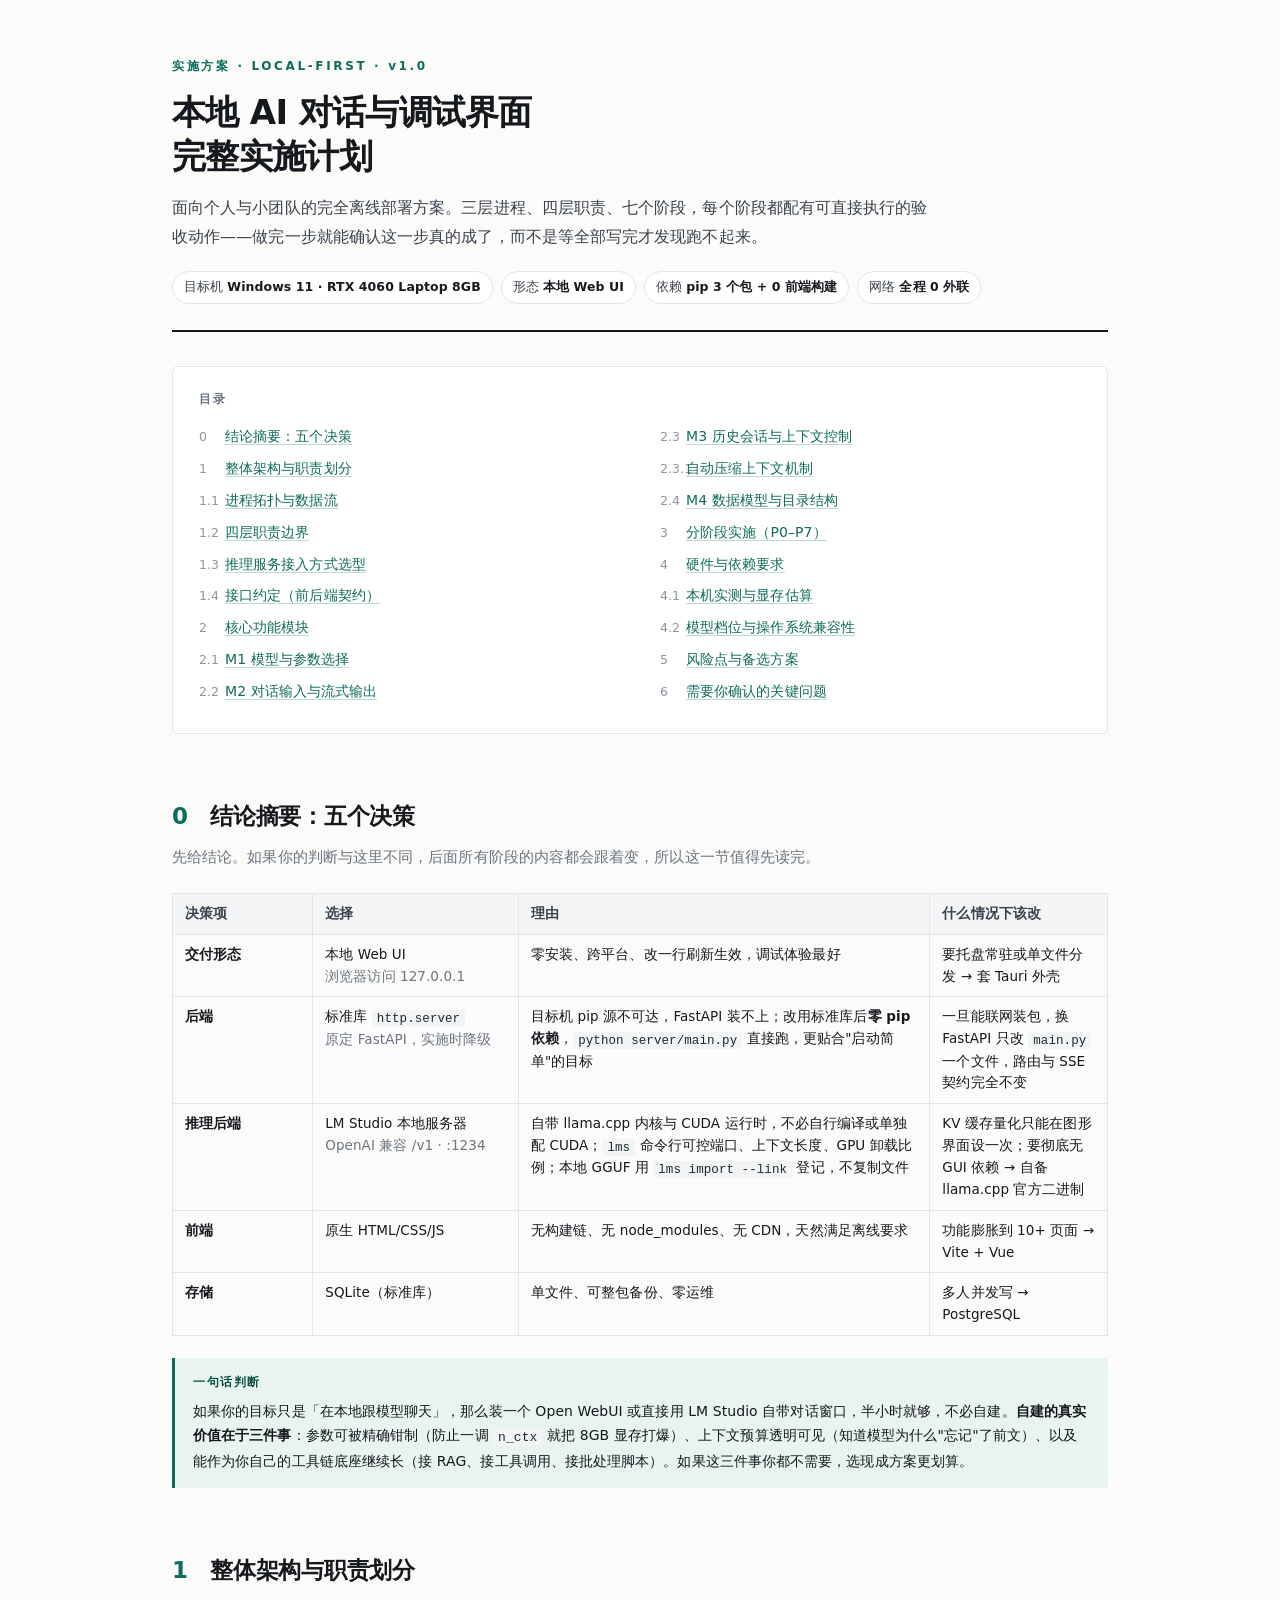
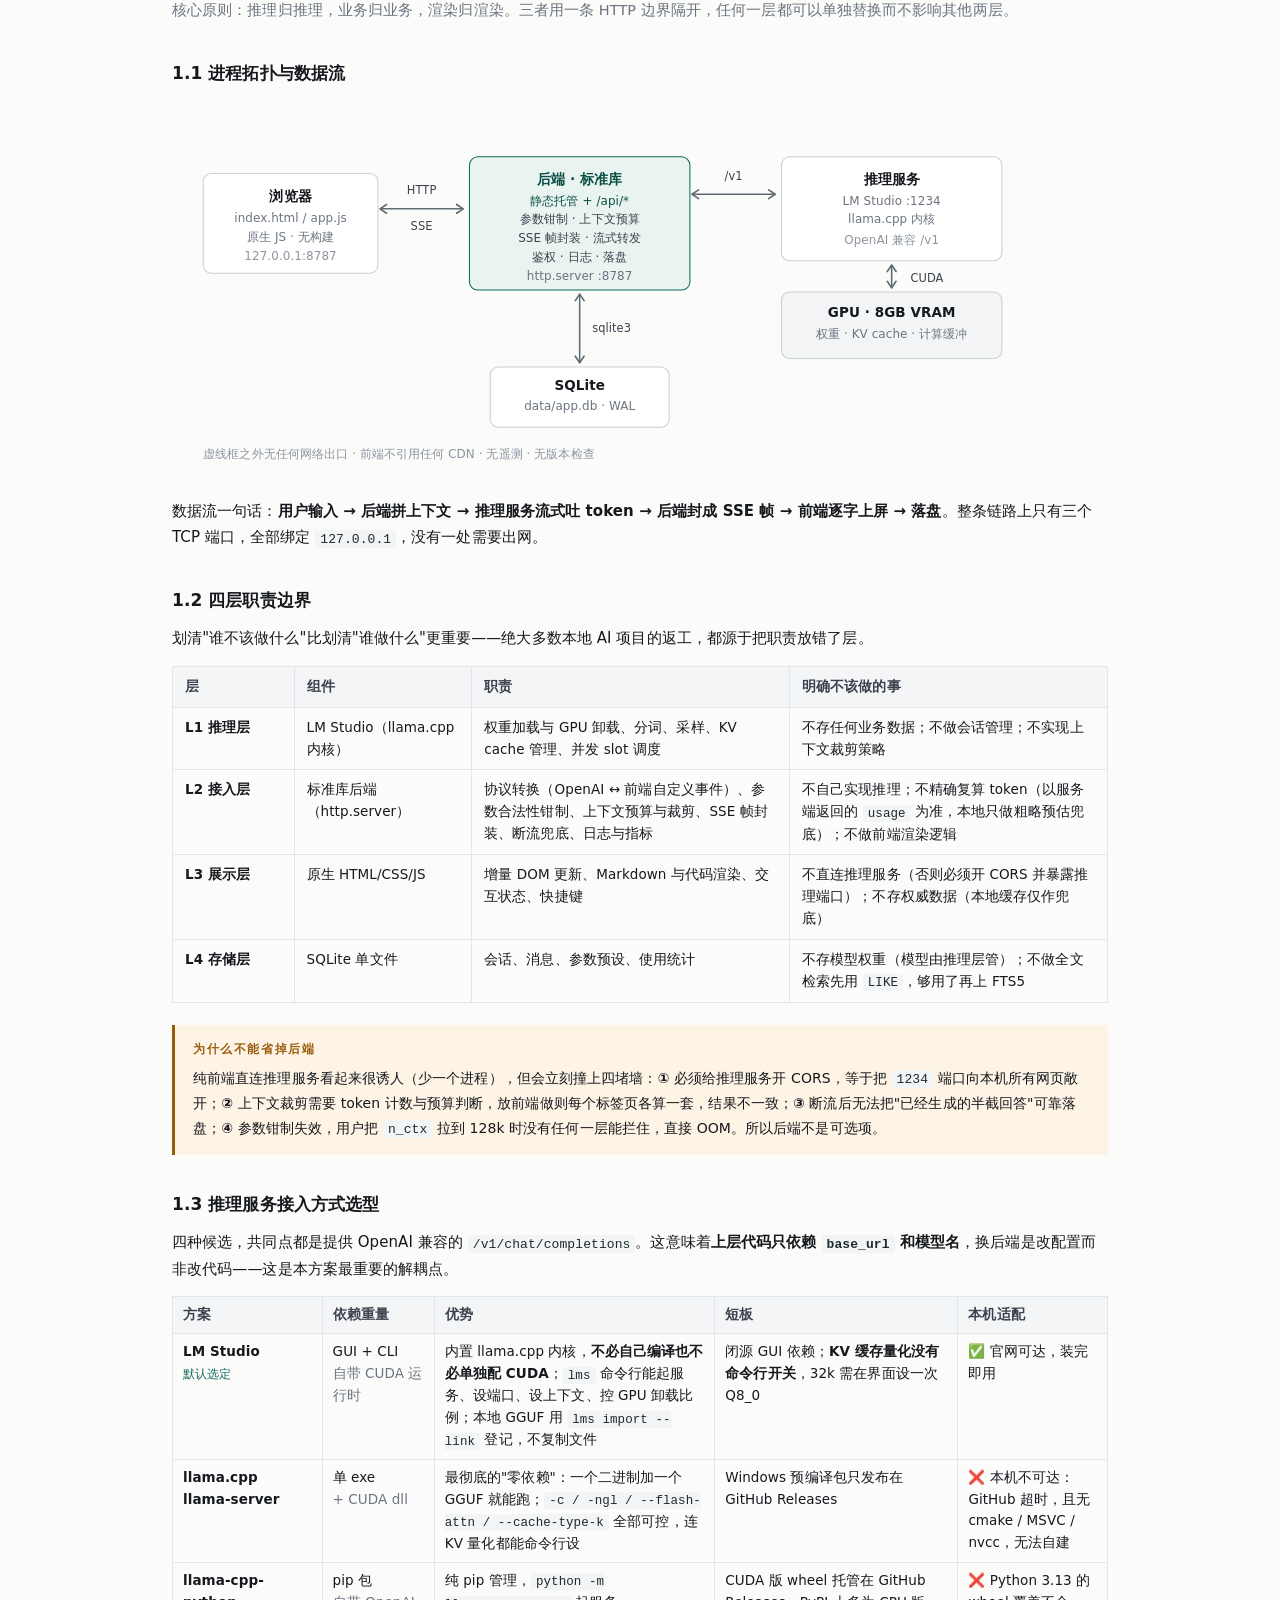
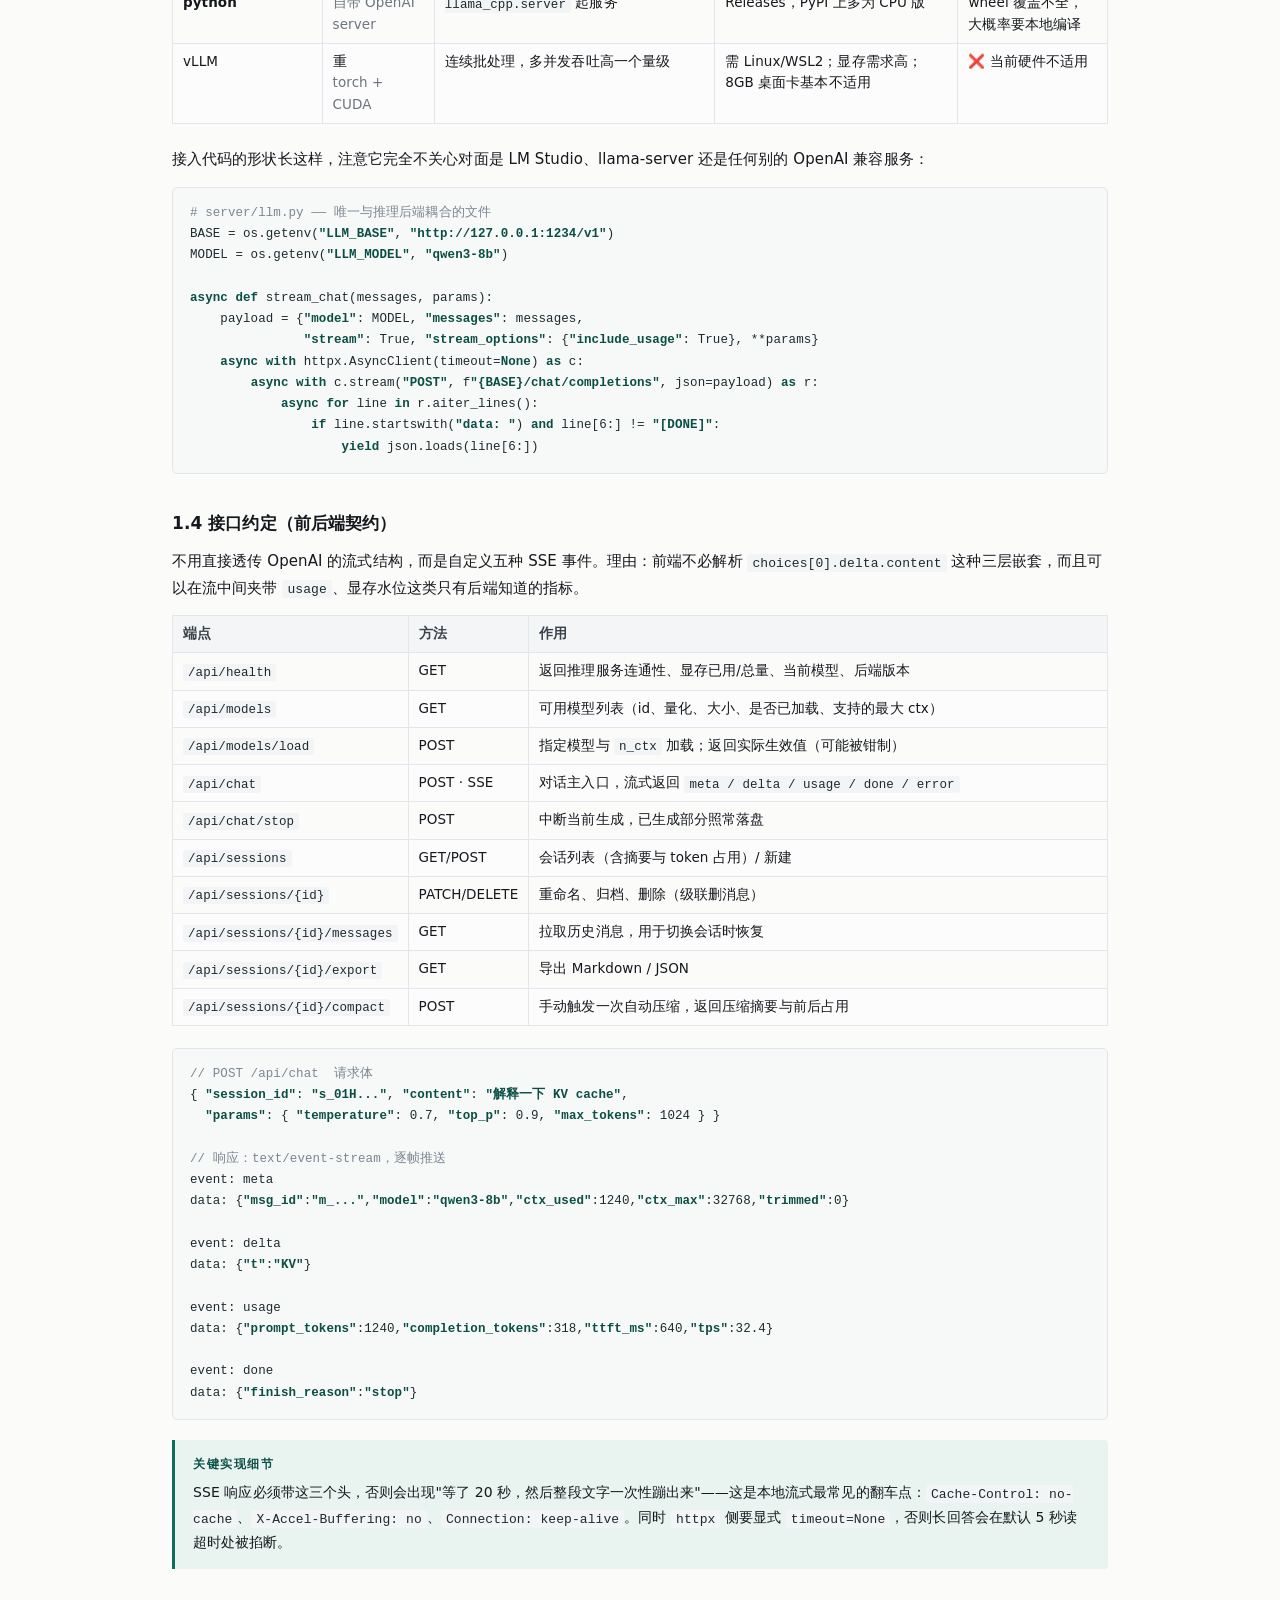
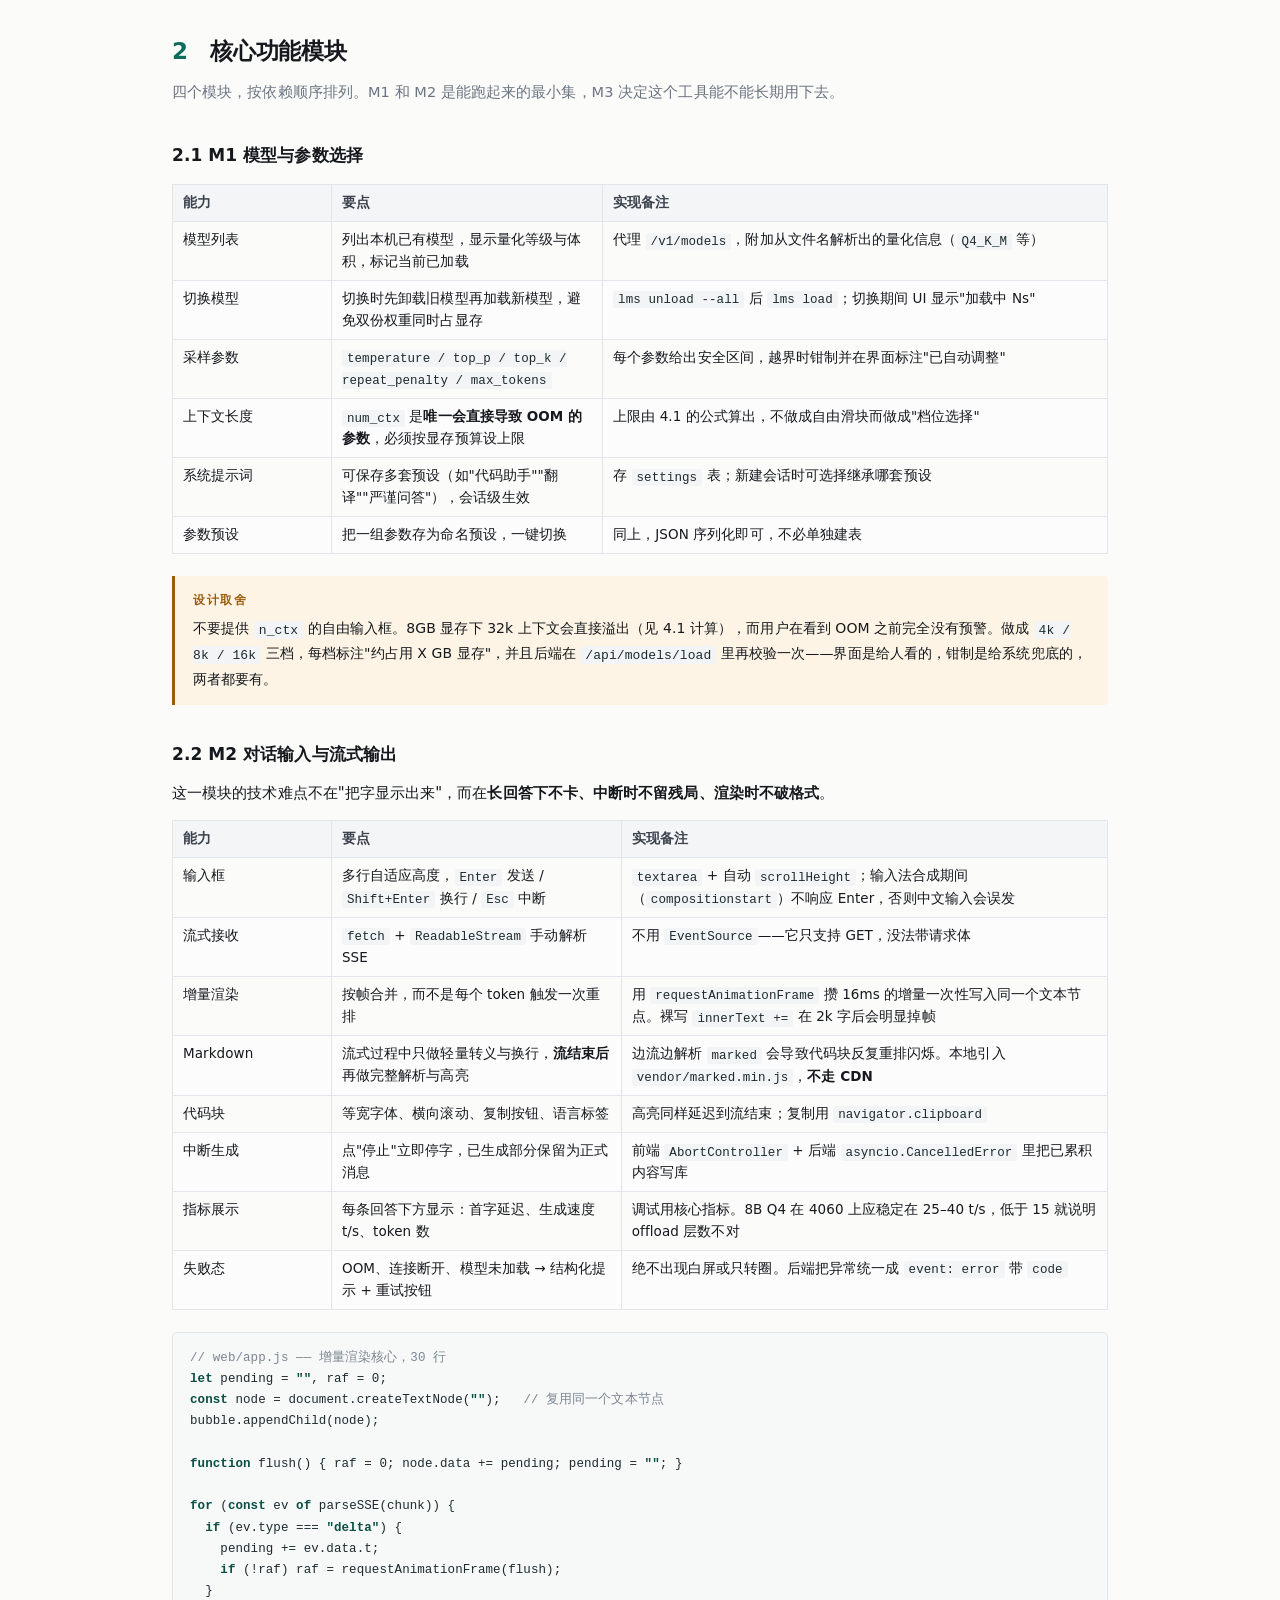
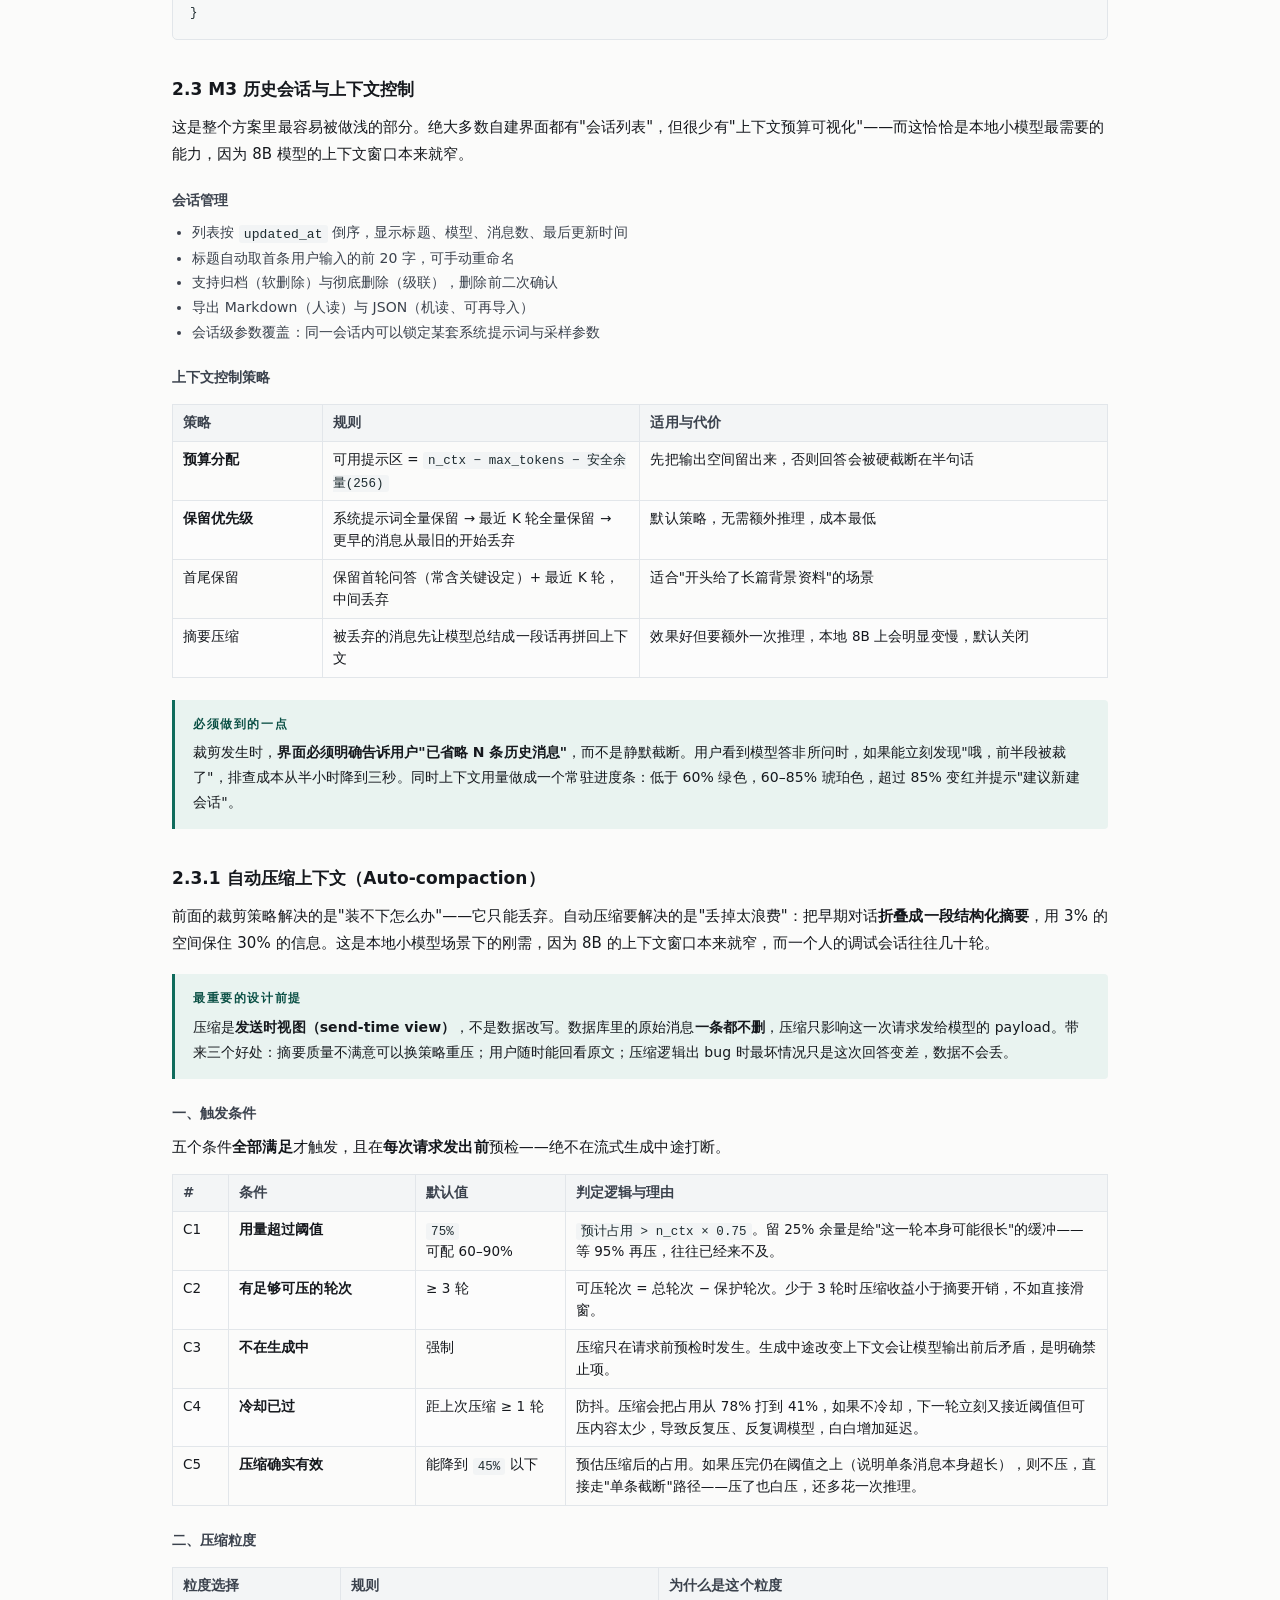
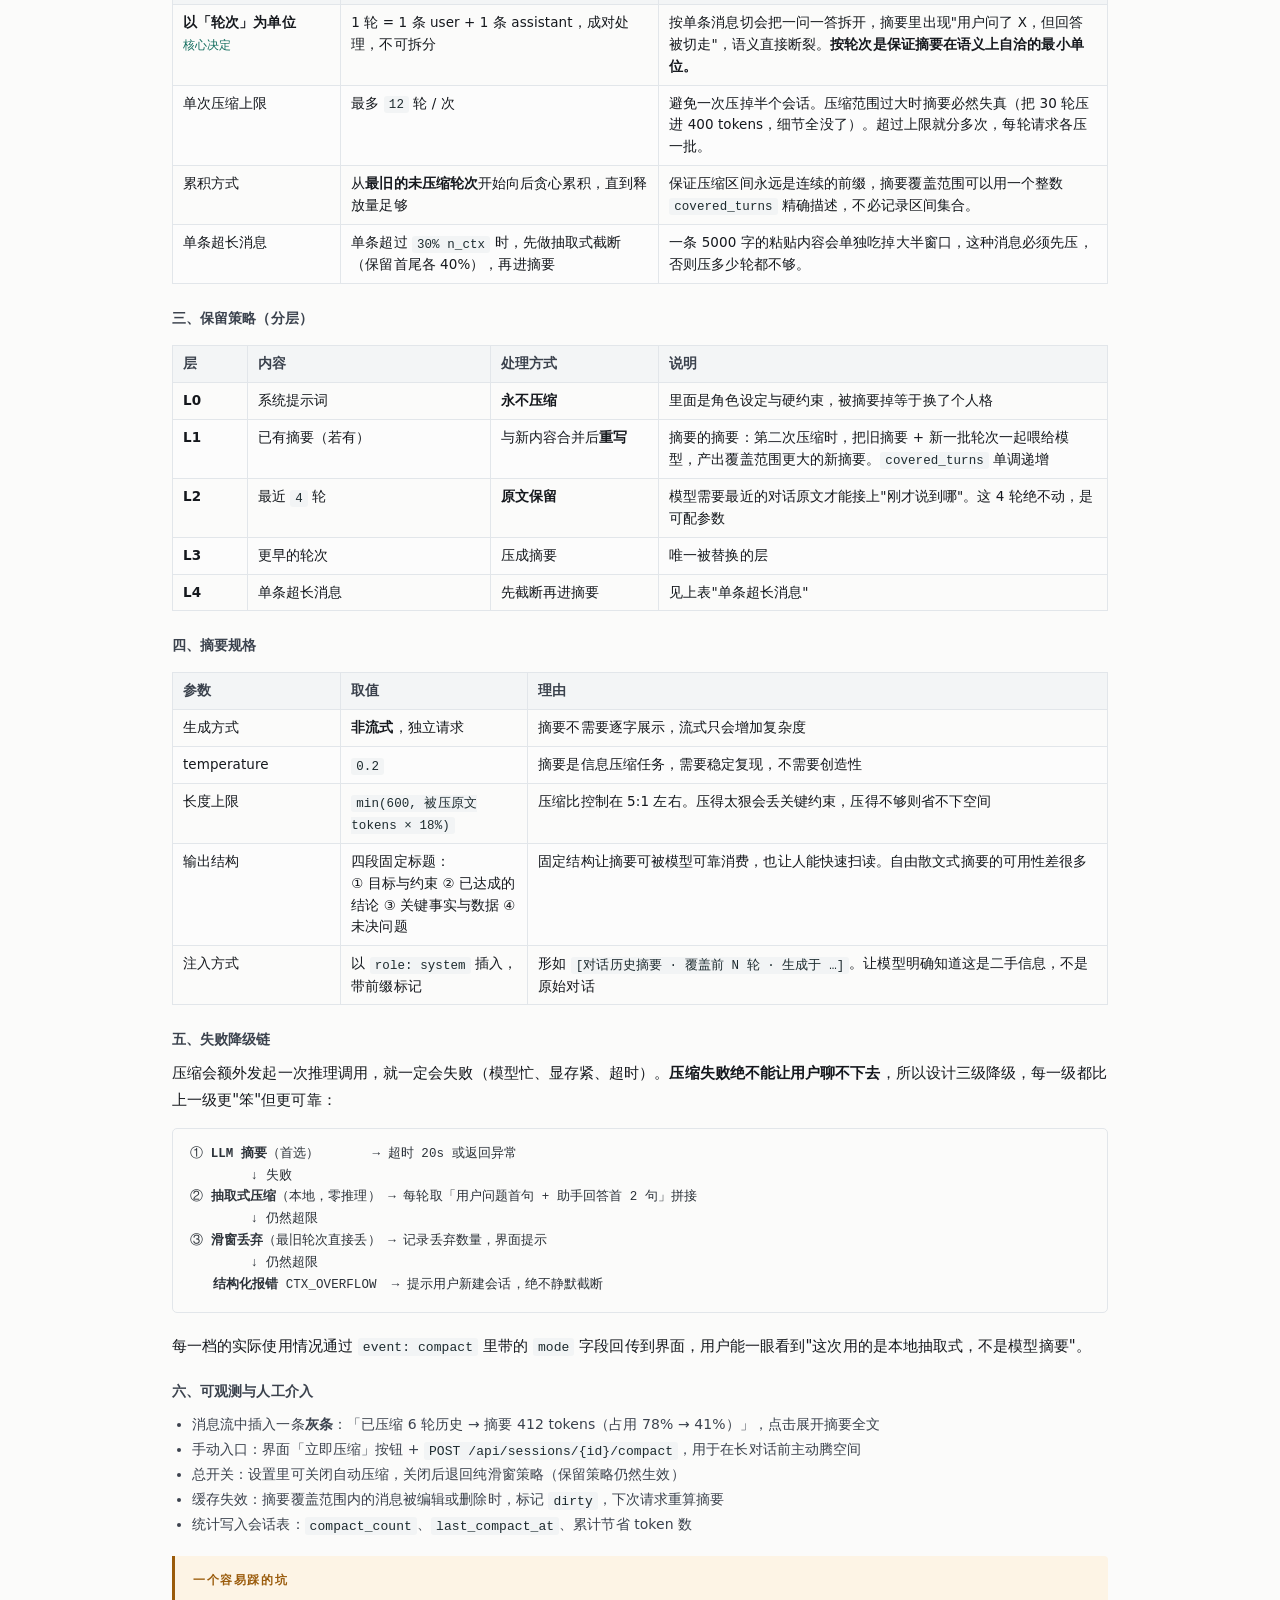
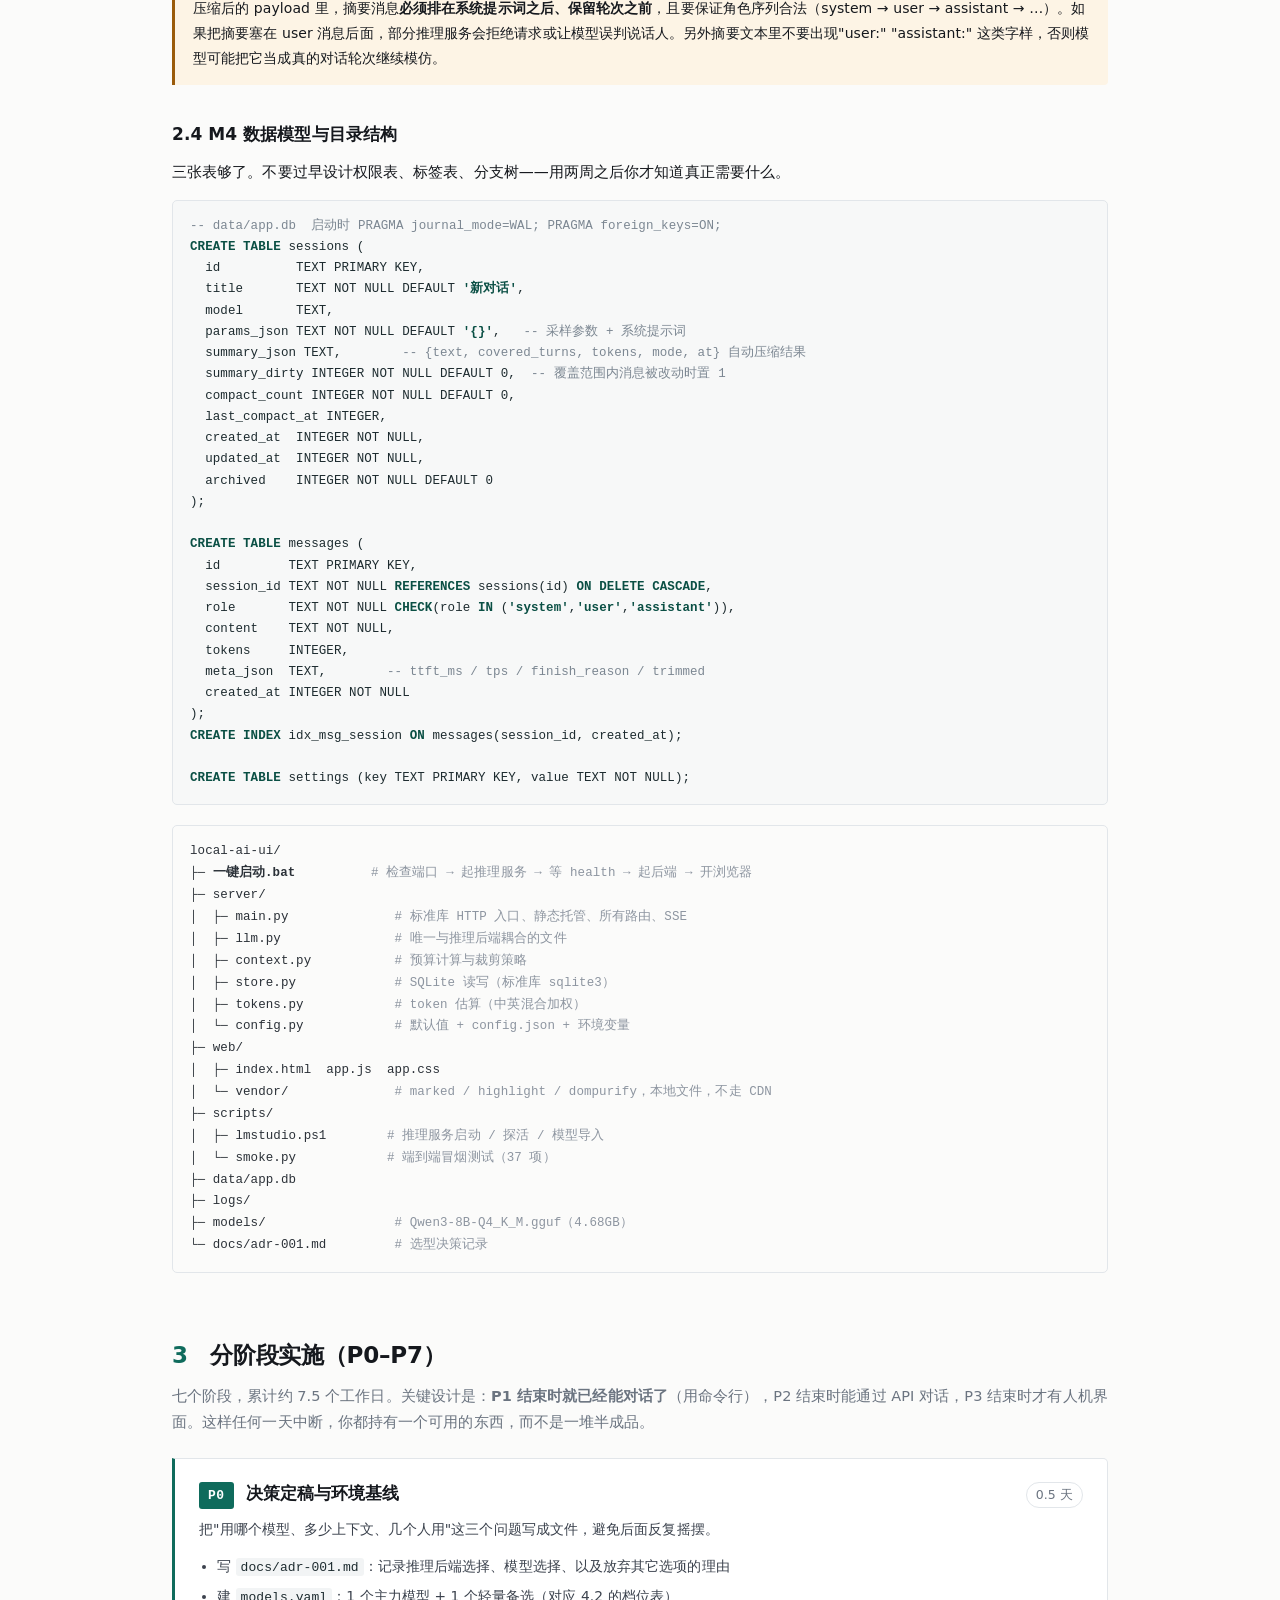
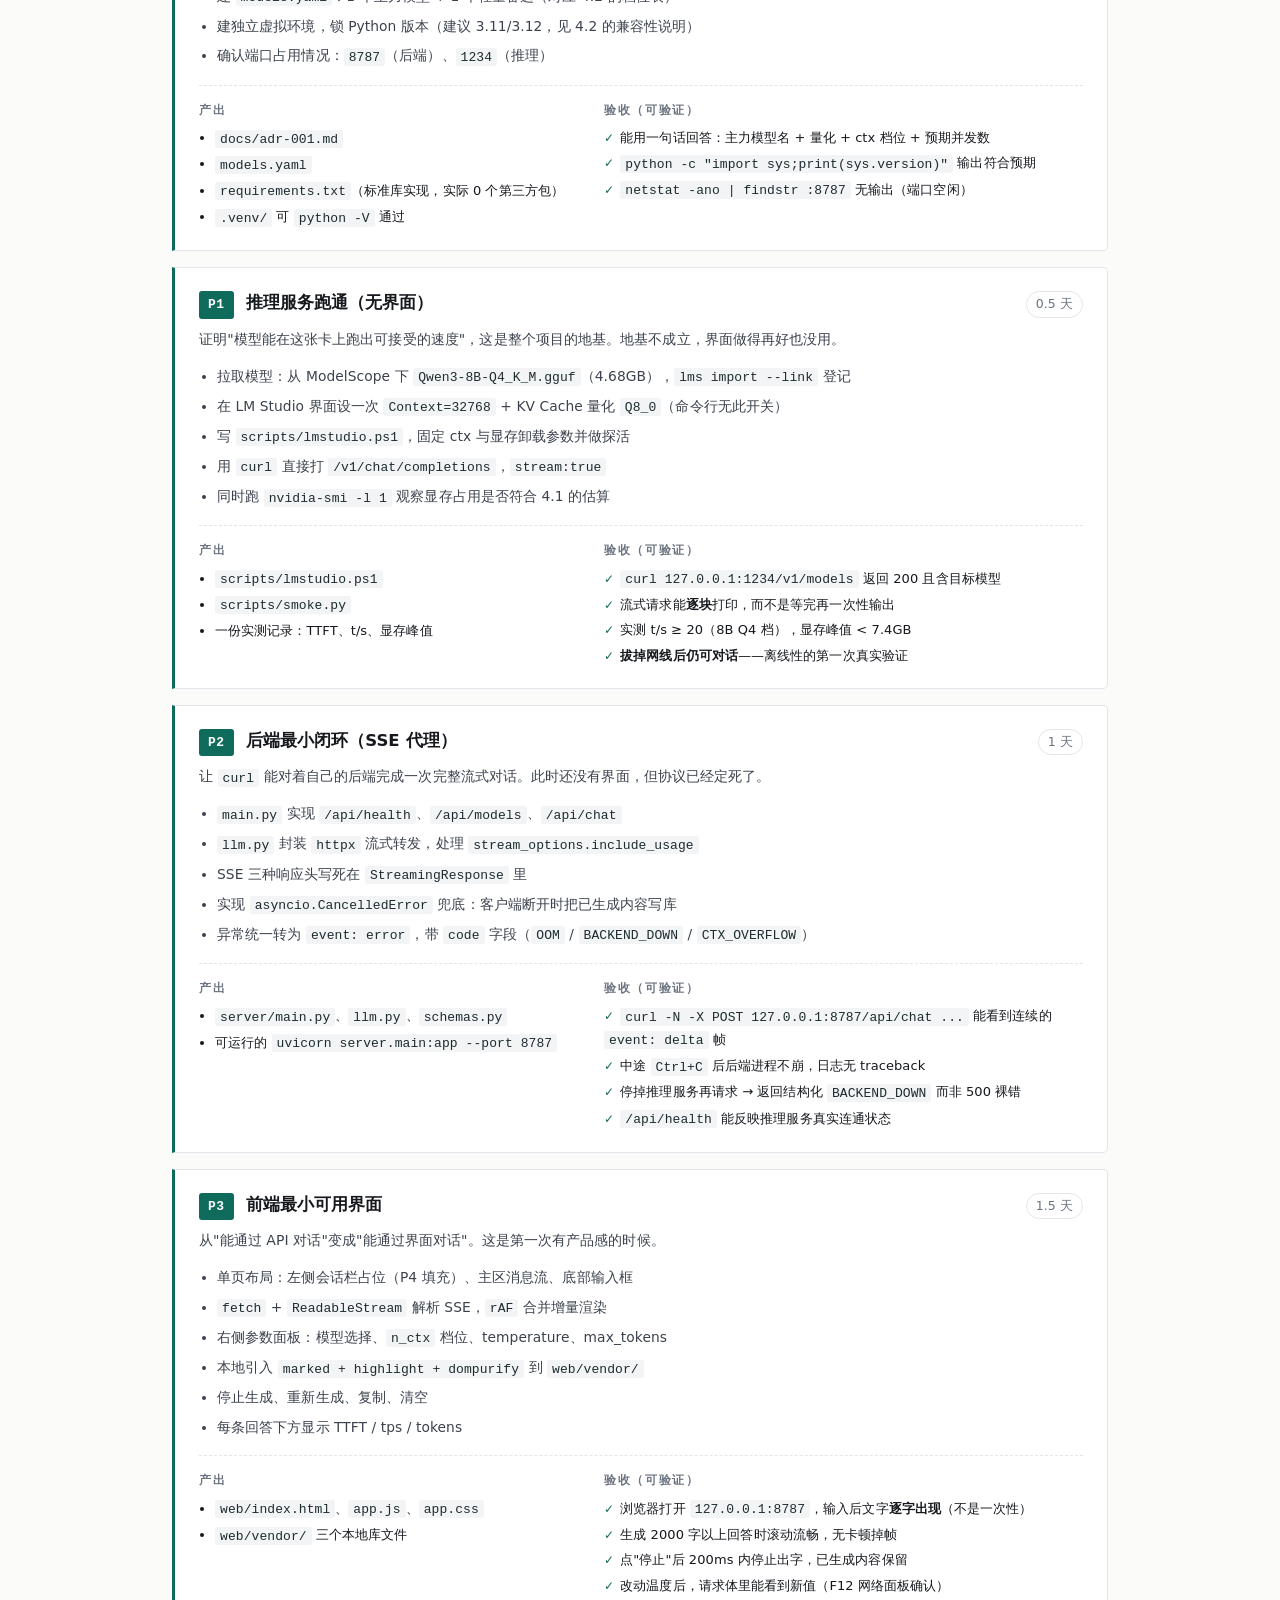
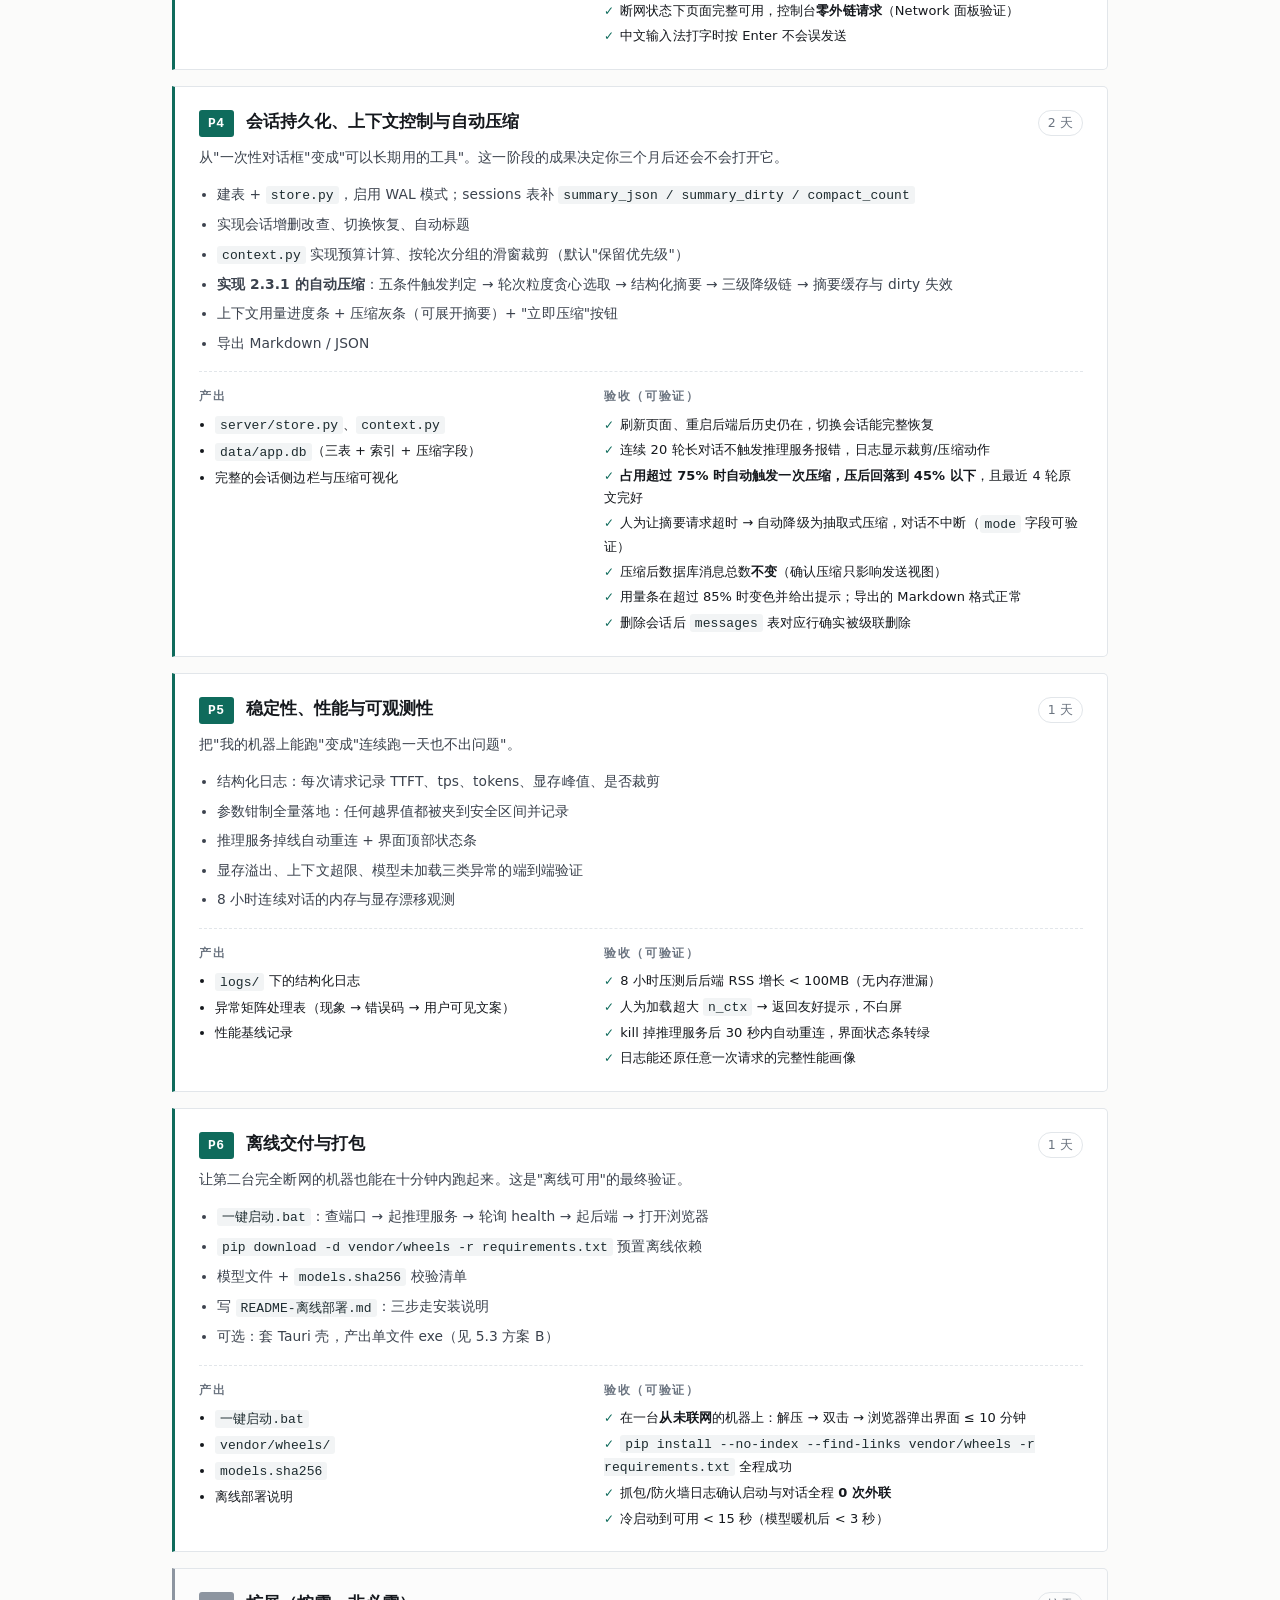
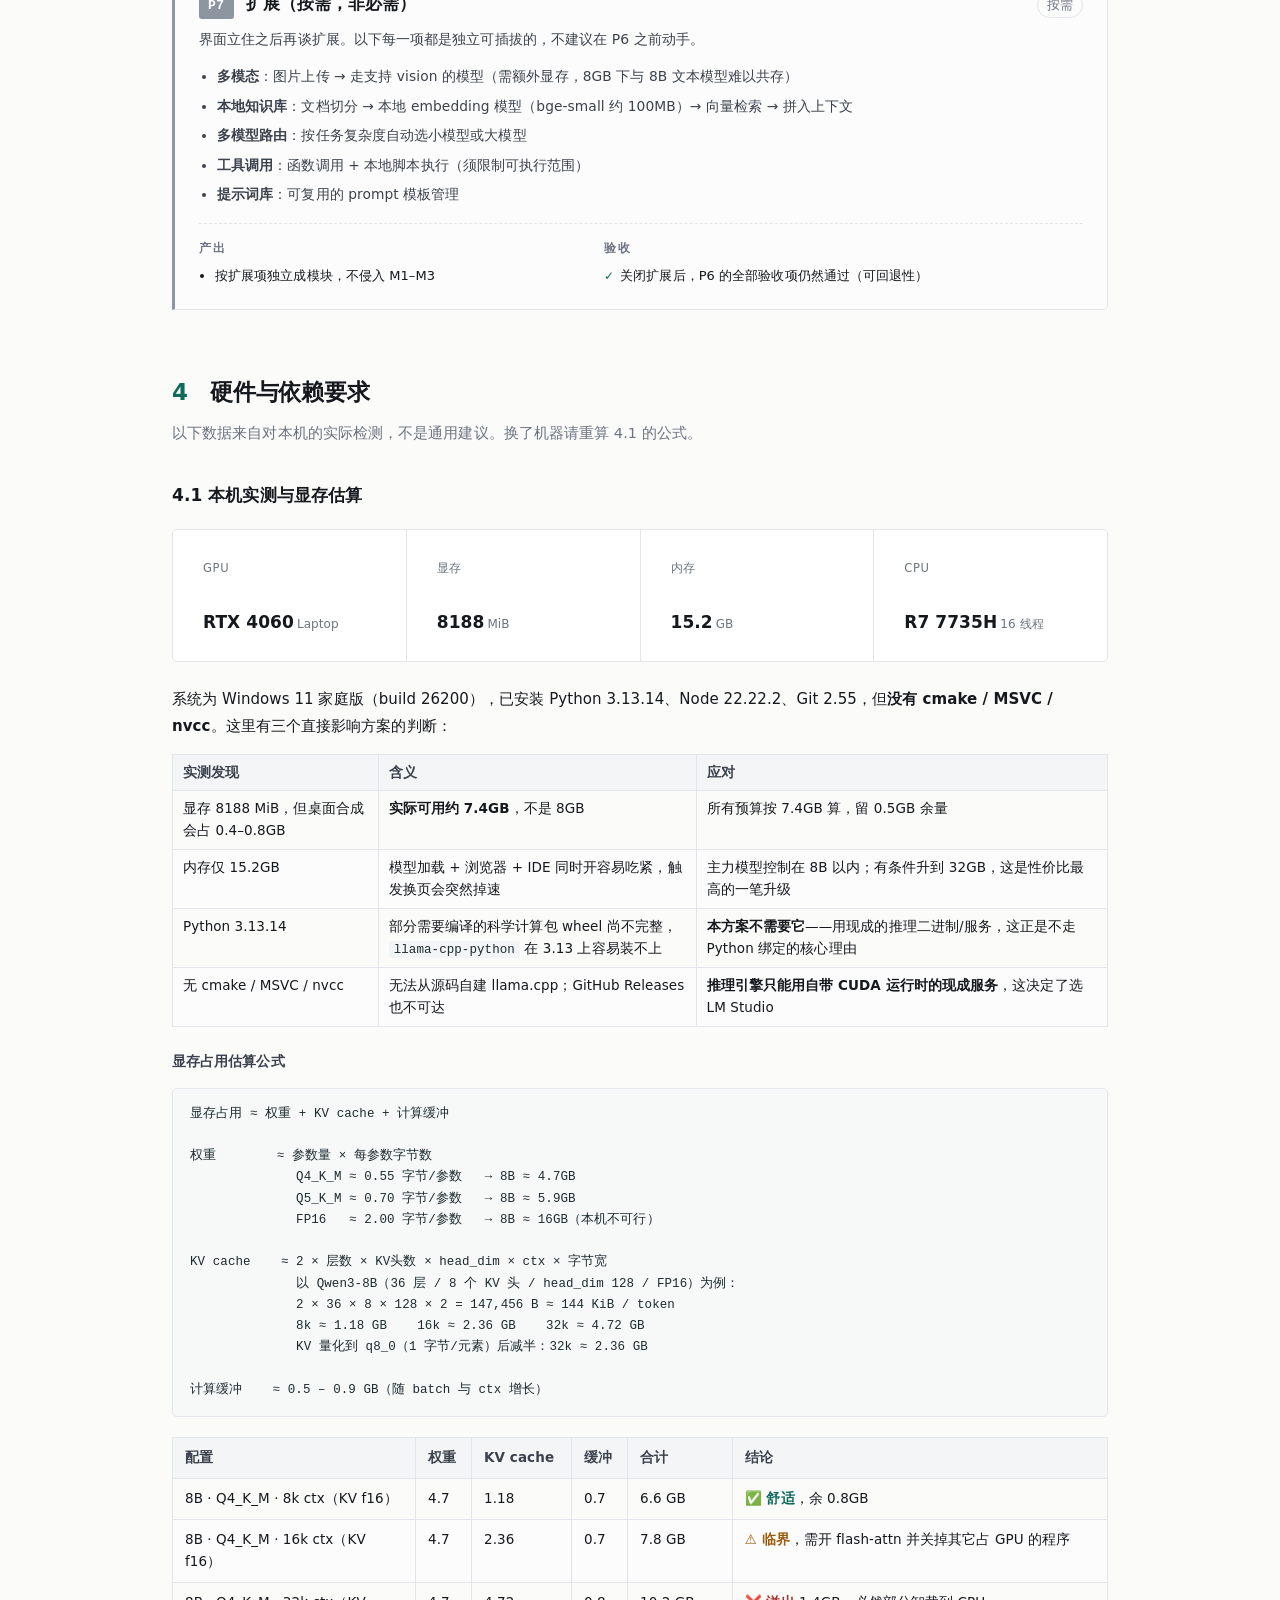
<file: 本地AI对话界面_实施方案_v1.html>
<!DOCTYPE html>
<html lang="zh-CN">
<head>
<meta charset="utf-8">
<meta name="viewport" content="width=device-width, initial-scale=1">
<title>本地 AI 对话与调试界面 · 实施方案 v1.0</title>
<style>
:root{
  --ink:#15181d; --ink2:#3b424d; --muted:#6b7480; --faint:#8d95a0;
  --line:#e2e6ea; --line2:#eef1f3; --bg:#fbfbfa; --card:#ffffff;
  --accent:#0f6b5c; --accent2:#0a4f44; --asoft:#e9f3f0; --aline:#bcdcd3;
  --warn:#9a5b0b; --wsoft:#fdf4e5; --wline:#f0dcb8;
  --danger:#a8342a; --dsoft:#fdeeec; --dline:#f3cfca;
  --ok:#0f6b5c;
  --mono:"Cascadia Mono","JetBrains Mono",Consolas,"Courier New",monospace;
}
*{box-sizing:border-box}
html{-webkit-text-size-adjust:100%}
body{
  margin:0; background:var(--bg); color:var(--ink);
  font-family:"Microsoft YaHei UI","Microsoft YaHei","PingFang SC","Noto Sans SC",system-ui,sans-serif;
  font-size:15px; line-height:1.78; letter-spacing:.005em;
}
.wrap{max-width:1000px; margin:0 auto; padding:56px 32px 96px}
p{margin:0 0 14px}
a{color:var(--accent); text-decoration:none; border-bottom:1px solid var(--aline)}
a:hover{border-bottom-color:var(--accent)}

/* hero */
.hero{border-bottom:2px solid var(--ink); padding-bottom:26px; margin-bottom:34px}
.kicker{font-size:12px; letter-spacing:.22em; color:var(--accent); font-weight:600; margin-bottom:14px}
h1{font-size:34px; line-height:1.28; margin:0 0 16px; font-weight:700; letter-spacing:-.02em}
.sub{font-size:16px; color:var(--ink2); max-width:760px; margin-bottom:20px}
.chips{display:flex; flex-wrap:wrap; gap:8px}
.chip{font-size:12.5px; padding:4px 11px; border:1px solid var(--line); border-radius:999px; color:var(--ink2); background:var(--card)}
.chip b{font-weight:600; color:var(--ink)}

/* toc */
.toc{background:var(--card); border:1px solid var(--line); border-radius:6px; padding:22px 26px; margin-bottom:46px}
.toc h4{margin:0 0 14px; font-size:12px; letter-spacing:.18em; color:var(--muted); font-weight:600}
.toc ol{margin:0; padding-left:0; list-style:none; columns:2; column-gap:40px}
.toc li{margin-bottom:7px; font-size:14px; break-inside:avoid}
.toc li span{display:inline-block; width:26px; color:var(--faint); font-variant-numeric:tabular-nums; font-size:12.5px}

/* sections */
h2{font-size:23px; margin:54px 0 8px; font-weight:700; letter-spacing:-.01em; padding-top:8px}
h2 .n{display:inline-block; min-width:38px; color:var(--accent); font-variant-numeric:tabular-nums}
h2+.lead{color:var(--muted); font-size:14.5px; margin-bottom:22px}
h3{font-size:17px; margin:34px 0 10px; font-weight:600}
h4{font-size:14px; margin:20px 0 8px; font-weight:600; color:var(--ink2)}
hr{border:0; border-top:1px solid var(--line); margin:40px 0}

/* tables */
table{width:100%; border-collapse:collapse; margin:14px 0 22px; font-size:13.5px; line-height:1.62}
th,td{border:1px solid var(--line); padding:9px 12px; text-align:left; vertical-align:top}
th{background:#f3f5f6; font-weight:600; color:var(--ink2); white-space:nowrap}
tbody tr:nth-child(even) td{background:#fcfcfc}
td code,th code{font-size:12.5px}
.tight td,.tight th{padding:7px 10px}
.num{font-variant-numeric:tabular-nums; white-space:nowrap}

/* code */
code{font-family:var(--mono); font-size:13px; background:#f2f4f5; padding:1.5px 5px; border-radius:3px; color:#1d2b2f}
pre{background:#f7f8f8; border:1px solid var(--line); border-radius:5px; padding:15px 17px; overflow-x:auto; font-size:12.5px; line-height:1.7; margin:14px 0 20px}
pre code{background:none; padding:0; font-size:inherit}
pre .c{color:#7c8792}
pre .k{color:#0a4f44; font-weight:600}

/* callouts */
.note{border-left:3px solid var(--accent); background:var(--asoft); padding:14px 18px; margin:18px 0 22px; border-radius:0 4px 4px 0; font-size:14px}
.note.warn{border-left-color:var(--warn); background:var(--wsoft)}
.note.danger{border-left-color:var(--danger); background:var(--dsoft)}
.note b{font-weight:600}
.note p:last-child{margin-bottom:0}
.note .tag{display:block; font-size:11.5px; letter-spacing:.14em; font-weight:600; margin-bottom:6px; color:var(--accent2)}
.note.warn .tag{color:var(--warn)}
.note.danger .tag{color:var(--danger)}

/* kpi */
.kpi{display:grid; grid-template-columns:repeat(4,1fr); gap:1px; background:var(--line); border:1px solid var(--line); border-radius:5px; overflow:hidden; margin:18px 0 24px}
.kpi div{background:var(--card); padding:14px 15px}
.kpi .lab{font-size:11.5px; color:var(--muted); letter-spacing:.06em; margin-bottom:5px}
.kpi .val{font-size:17px; font-weight:600; font-variant-numeric:tabular-nums; line-height:1.3}
.kpi .val small{font-size:12px; font-weight:400; color:var(--muted); margin-left:3px}

/* phase */
.phase{background:var(--card); border:1px solid var(--line); border-left:3px solid var(--accent); border-radius:0 5px 5px 0; padding:20px 24px 18px; margin:16px 0}
.phase.opt{border-left-color:var(--faint); border-style:solid solid solid solid; background:#fcfcfc}
.ph{display:flex; align-items:baseline; gap:12px; flex-wrap:wrap; margin-bottom:2px}
.ph .pn{font-family:var(--mono); font-size:13px; font-weight:700; color:var(--card); background:var(--accent); padding:2px 9px; border-radius:3px; letter-spacing:.04em}
.phase.opt .ph .pn{background:var(--faint)}
.ph h3{margin:0; font-size:16.5px}
.ph .pt{margin-left:auto; font-size:12.5px; color:var(--muted); font-variant-numeric:tabular-nums; border:1px solid var(--line); padding:1px 9px; border-radius:999px}
.goal{font-size:14px; color:var(--ink2); margin:8px 0 12px}
.acts{margin:0 0 16px; padding-left:18px; font-size:13.8px; color:var(--ink2)}
.acts li{margin-bottom:5px}
.io{display:grid; grid-template-columns:1fr 1.25fr; gap:22px; border-top:1px dashed var(--line); padding-top:14px}
.io h5{margin:0 0 7px; font-size:11.5px; letter-spacing:.14em; color:var(--muted); font-weight:600}
.io ul{margin:0; padding-left:16px; font-size:13px; line-height:1.72}
.io li{margin-bottom:3px}
.io .ck li{list-style:none; position:relative; padding-left:0}
.io .ck li::before{content:"✓"; color:var(--ok); font-weight:700; margin-right:6px; font-size:12px}
.io ul.ck{padding-left:0}

/* sev */
.sev{display:inline-block; font-size:11.5px; padding:1px 7px; border-radius:3px; font-weight:600; white-space:nowrap}
.s-h{background:var(--dsoft); color:var(--danger); border:1px solid var(--dline)}
.s-m{background:var(--wsoft); color:var(--warn); border:1px solid var(--wline)}
.s-l{background:#eef2f0; color:#4a5b56; border:1px solid #dde5e2}

/* tree */
pre.tree{background:#fbfbfa; border:1px solid var(--line); font-size:12.5px; line-height:1.75; color:#2b3138}
pre.tree .cm{color:#8d95a0}

/* footer */
.foot{margin-top:64px; padding-top:22px; border-top:1px solid var(--line); font-size:12.5px; color:var(--faint); display:flex; justify-content:space-between; flex-wrap:wrap; gap:10px}

@media (max-width:760px){
  .wrap{padding:32px 18px 64px}
  h1{font-size:26px}
  .kpi{grid-template-columns:repeat(2,1fr)}
  .io{grid-template-columns:1fr; gap:14px}
  .toc ol{columns:1}
  table{font-size:12.5px}
  th,td{padding:7px 9px}
}
@media print{
  body{background:#fff}
  .wrap{max-width:none; padding:0}
  .phase,.note,.toc{break-inside:avoid}
  h2{break-after:avoid}
}
</style>
</head>
<body>
<div class="wrap">

<div class="hero">
  <div class="kicker">实施方案 · LOCAL-FIRST · v1.0</div>
  <h1>本地 AI 对话与调试界面<br>完整实施计划</h1>
  <p class="sub">面向个人与小团队的完全离线部署方案。三层进程、四层职责、七个阶段，每个阶段都配有可直接执行的验收动作——做完一步就能确认这一步真的成了，而不是等全部写完才发现跑不起来。</p>
  <div class="chips">
    <span class="chip">目标机 <b>Windows 11 · RTX 4060 Laptop 8GB</b></span>
    <span class="chip">形态 <b>本地 Web UI</b></span>
    <span class="chip">依赖 <b>pip 3 个包 + 0 前端构建</b></span>
    <span class="chip">网络 <b>全程 0 外联</b></span>
  </div>
</div>

<div class="toc">
  <h4>目录</h4>
  <ol>
    <li><span>0</span><a href="#s0">结论摘要：五个决策</a></li>
    <li><span>1</span><a href="#s1">整体架构与职责划分</a></li>
    <li><span>1.1</span><a href="#s11">进程拓扑与数据流</a></li>
    <li><span>1.2</span><a href="#s12">四层职责边界</a></li>
    <li><span>1.3</span><a href="#s13">推理服务接入方式选型</a></li>
    <li><span>1.4</span><a href="#s14">接口约定（前后端契约）</a></li>
    <li><span>2</span><a href="#s2">核心功能模块</a></li>
    <li><span>2.1</span><a href="#s21">M1 模型与参数选择</a></li>
    <li><span>2.2</span><a href="#s22">M2 对话输入与流式输出</a></li>
    <li><span>2.3</span><a href="#s23">M3 历史会话与上下文控制</a></li>
    <li><span>2.3.1</span><a href="#s231">自动压缩上下文机制</a></li>
    <li><span>2.4</span><a href="#s24">M4 数据模型与目录结构</a></li>
    <li><span>3</span><a href="#s3">分阶段实施（P0–P7）</a></li>
    <li><span>4</span><a href="#s4">硬件与依赖要求</a></li>
    <li><span>4.1</span><a href="#s41">本机实测与显存估算</a></li>
    <li><span>4.2</span><a href="#s42">模型档位与操作系统兼容性</a></li>
    <li><span>5</span><a href="#s5">风险点与备选方案</a></li>
    <li><span>6</span><a href="#s6">需要你确认的关键问题</a></li>
  </ol>
</div>

<!-- ============ 0 ============ -->
<h2 id="s0"><span class="n">0</span>结论摘要：五个决策</h2>
<p class="lead">先给结论。如果你的判断与这里不同，后面所有阶段的内容都会跟着变，所以这一节值得先读完。</p>

<table>
<thead><tr><th style="width:15%">决策项</th><th style="width:22%">选择</th><th>理由</th><th style="width:19%">什么情况下该改</th></tr></thead>
<tbody>
<tr><td><b>交付形态</b></td><td>本地 Web UI<br><span style="color:var(--muted)">浏览器访问 127.0.0.1</span></td><td>零安装、跨平台、改一行刷新生效，调试体验最好</td><td>要托盘常驻或单文件分发 → 套 Tauri 外壳</td></tr>
<tr><td><b>后端</b></td><td>标准库 <code>http.server</code><br><span style="color:var(--muted)">原定 FastAPI，实施时降级</span></td><td>目标机 pip 源不可达，FastAPI 装不上；改用标准库后<b>零 pip 依赖</b>，<code>python server/main.py</code> 直接跑，更贴合"启动简单"的目标</td><td>一旦能联网装包，换 FastAPI 只改 <code>main.py</code> 一个文件，路由与 SSE 契约完全不变</td></tr>
<tr><td><b>推理后端</b></td><td>LM Studio 本地服务器<br><span style="color:var(--muted)">OpenAI 兼容 /v1 · :1234</span></td><td>自带 llama.cpp 内核与 CUDA 运行时，不必自行编译或单独配 CUDA；<code>lms</code> 命令行可控端口、上下文长度、GPU 卸载比例；本地 GGUF 用 <code>lms import --link</code> 登记，不复制文件</td><td>KV 缓存量化只能在图形界面设一次；要彻底无 GUI 依赖 → 自备 llama.cpp 官方二进制</td></tr>
<tr><td><b>前端</b></td><td>原生 HTML/CSS/JS</td><td>无构建链、无 node_modules、无 CDN，天然满足离线要求</td><td>功能膨胀到 10+ 页面 → Vite + Vue</td></tr>
<tr><td><b>存储</b></td><td>SQLite（标准库）</td><td>单文件、可整包备份、零运维</td><td>多人并发写 → PostgreSQL</td></tr>
</tbody>
</table>

<div class="note">
  <span class="tag">一句话判断</span>
  <p>如果你的目标只是「在本地跟模型聊天」，那么装一个 Open WebUI 或直接用 LM Studio 自带对话窗口，半小时就够，不必自建。<b>自建的真实价值在于三件事</b>：参数可被精确钳制（防止一调 <code>n_ctx</code> 就把 8GB 显存打爆）、上下文预算透明可见（知道模型为什么"忘记"了前文）、以及能作为你自己的工具链底座继续长（接 RAG、接工具调用、接批处理脚本）。如果这三件事你都不需要，选现成方案更划算。</p>
</div>

<!-- ============ 1 ============ -->
<h2 id="s1"><span class="n">1</span>整体架构与职责划分</h2>
<p class="lead">核心原则：推理归推理，业务归业务，渲染归渲染。三者用一条 HTTP 边界隔开，任何一层都可以单独替换而不影响其他两层。</p>

<h3 id="s11">1.1 进程拓扑与数据流</h3>

<svg viewBox="0 0 900 360" width="100%" role="img" style="margin:10px 0 6px; font-family:'Microsoft YaHei UI',system-ui,sans-serif">
  <title>本地 AI 界面三层进程拓扑</title>
  <desc>浏览器通过 HTTP 与 SSE 访问本地后端，后端经 OpenAI 兼容协议转发到推理服务，推理服务占用 GPU，后端读写 SQLite。</desc>
  <defs>
    <marker id="ar" viewBox="0 0 10 10" refX="8" refY="5" markerWidth="7" markerHeight="7" orient="auto-start-reverse">
      <path d="M2 1L8 5L2 9" fill="none" stroke="#5f6b72" stroke-width="1.5" stroke-linecap="round" stroke-linejoin="round"/>
    </marker>
  </defs>

  <rect x="30" y="62" width="168" height="96" rx="8" fill="#ffffff" stroke="#c9d0d4" stroke-width="1"/>
  <text x="114" y="88" text-anchor="middle" font-size="13.5" font-weight="600" fill="#15181d">浏览器</text>
  <text x="114" y="109" text-anchor="middle" font-size="11.5" fill="#6b7480">index.html / app.js</text>
  <text x="114" y="127" text-anchor="middle" font-size="11.5" fill="#6b7480">原生 JS · 无构建</text>
  <text x="114" y="145" text-anchor="middle" font-size="11.5" fill="#8d95a0">127.0.0.1:8787</text>

  <rect x="286" y="46" width="212" height="128" rx="8" fill="#e9f3f0" stroke="#0f6b5c" stroke-width="1"/>
  <text x="392" y="72" text-anchor="middle" font-size="13.5" font-weight="600" fill="#0a4f44">后端 · 标准库</text>
  <text x="392" y="92" text-anchor="middle" font-size="11.5" fill="#0a4f44">静态托管 + /api/*</text>
  <text x="392" y="110" text-anchor="middle" font-size="11.5" fill="#3b424d">参数钳制 · 上下文预算</text>
  <text x="392" y="128" text-anchor="middle" font-size="11.5" fill="#3b424d">SSE 帧封装 · 流式转发</text>
  <text x="392" y="146" text-anchor="middle" font-size="11.5" fill="#3b424d">鉴权 · 日志 · 落盘</text>
  <text x="392" y="164" text-anchor="middle" font-size="11.5" fill="#6b7480">http.server :8787</text>

  <rect x="586" y="46" width="212" height="100" rx="8" fill="#ffffff" stroke="#c9d0d4" stroke-width="1"/>
  <text x="692" y="72" text-anchor="middle" font-size="13.5" font-weight="600" fill="#15181d">推理服务</text>
  <text x="692" y="92" text-anchor="middle" font-size="11.5" fill="#6b7480">LM Studio :1234</text>
  <text x="692" y="110" text-anchor="middle" font-size="11.5" fill="#6b7480">llama.cpp 内核</text>
  <text x="692" y="130" text-anchor="middle" font-size="11.5" fill="#8d95a0">OpenAI 兼容 /v1</text>

  <rect x="586" y="176" width="212" height="64" rx="8" fill="#f2f4f5" stroke="#c9d0d4" stroke-width="1"/>
  <text x="692" y="200" text-anchor="middle" font-size="13" font-weight="600" fill="#15181d">GPU · 8GB VRAM</text>
  <text x="692" y="220" text-anchor="middle" font-size="11.5" fill="#6b7480">权重 · KV cache · 计算缓冲</text>

  <rect x="306" y="248" width="172" height="58" rx="8" fill="#ffffff" stroke="#c9d0d4" stroke-width="1"/>
  <text x="392" y="270" text-anchor="middle" font-size="13" font-weight="600" fill="#15181d">SQLite</text>
  <text x="392" y="289" text-anchor="middle" font-size="11.5" fill="#6b7480">data/app.db · WAL</text>

  <path d="M200 96 L280 96" fill="none" stroke="#5f6b72" stroke-width="1.5" marker-end="url(#ar)" marker-start="url(#ar)"/>
  <text x="240" y="82" text-anchor="middle" font-size="11" fill="#3b424d">HTTP</text>
  <text x="240" y="116" text-anchor="middle" font-size="11" fill="#3b424d">SSE</text>

  <path d="M500 82 L580 82" fill="none" stroke="#5f6b72" stroke-width="1.5" marker-end="url(#ar)" marker-start="url(#ar)"/>
  <text x="540" y="68" text-anchor="middle" font-size="11" fill="#3b424d">/v1</text>

  <path d="M692 150 L692 172" fill="none" stroke="#5f6b72" stroke-width="1.5" marker-end="url(#ar)" marker-start="url(#ar)"/>
  <text x="710" y="166" font-size="11" fill="#3b424d">CUDA</text>

  <path d="M392 178 L392 244" fill="none" stroke="#5f6b72" stroke-width="1.5" marker-end="url(#ar)" marker-start="url(#ar)"/>
  <text x="404" y="214" font-size="11" fill="#3b424d">sqlite3</text>

  <text x="30" y="336" font-size="11.5" fill="#8d95a0">虚线框之外无任何网络出口 · 前端不引用任何 CDN · 无遥测 · 无版本检查</text>
</svg>

<p>数据流一句话：<b>用户输入 → 后端拼上下文 → 推理服务流式吐 token → 后端封成 SSE 帧 → 前端逐字上屏 → 落盘</b>。整条链路上只有三个 TCP 端口，全部绑定 <code>127.0.0.1</code>，没有一处需要出网。</p>

<h3 id="s12">1.2 四层职责边界</h3>
<p>划清"谁不该做什么"比划清"谁做什么"更重要——绝大多数本地 AI 项目的返工，都源于把职责放错了层。</p>

<table>
<thead><tr><th style="width:13%">层</th><th style="width:19%">组件</th><th style="width:34%">职责</th><th>明确不该做的事</th></tr></thead>
<tbody>
<tr>
  <td><b>L1 推理层</b></td>
  <td>LM Studio（llama.cpp 内核）</td>
  <td>权重加载与 GPU 卸载、分词、采样、KV cache 管理、并发 slot 调度</td>
  <td>不存任何业务数据；不做会话管理；不实现上下文裁剪策略</td>
</tr>
<tr>
  <td><b>L2 接入层</b></td>
  <td>标准库后端（http.server）</td>
  <td>协议转换（OpenAI ↔ 前端自定义事件）、参数合法性钳制、上下文预算与裁剪、SSE 帧封装、断流兜底、日志与指标</td>
  <td>不自己实现推理；不精确复算 token（以服务端返回的 <code>usage</code> 为准，本地只做粗略预估兜底）；不做前端渲染逻辑</td>
</tr>
<tr>
  <td><b>L3 展示层</b></td>
  <td>原生 HTML/CSS/JS</td>
  <td>增量 DOM 更新、Markdown 与代码渲染、交互状态、快捷键</td>
  <td>不直连推理服务（否则必须开 CORS 并暴露推理端口）；不存权威数据（本地缓存仅作兜底）</td>
</tr>
<tr>
  <td><b>L4 存储层</b></td>
  <td>SQLite 单文件</td>
  <td>会话、消息、参数预设、使用统计</td>
  <td>不存模型权重（模型由推理层管）；不做全文检索先用 <code>LIKE</code>，够用了再上 FTS5</td>
</tr>
</tbody>
</table>

<div class="note warn">
  <span class="tag">为什么不能省掉后端</span>
  <p>纯前端直连推理服务看起来很诱人（少一个进程），但会立刻撞上四堵墙：<b>①</b> 必须给推理服务开 CORS，等于把 <code>1234</code> 端口向本机所有网页敞开；<b>②</b> 上下文裁剪需要 token 计数与预算判断，放前端做则每个标签页各算一套，结果不一致；<b>③</b> 断流后无法把"已经生成的半截回答"可靠落盘；<b>④</b> 参数钳制失效，用户把 <code>n_ctx</code> 拉到 128k 时没有任何一层能拦住，直接 OOM。所以后端不是可选项。</p>
</div>

<h3 id="s13">1.3 推理服务接入方式选型</h3>
<p>四种候选，共同点都是提供 OpenAI 兼容的 <code>/v1/chat/completions</code>。这意味着<b>上层代码只依赖 <code>base_url</code> 和模型名</b>，换后端是改配置而非改代码——这是本方案最重要的解耦点。</p>

<table class="tight">
<thead><tr><th style="width:16%">方案</th><th style="width:12%">依赖重量</th><th style="width:30%">优势</th><th style="width:26%">短板</th><th>本机适配</th></tr></thead>
<tbody>
<tr>
  <td><b>LM Studio</b><br><span style="color:var(--accent);font-size:12px">默认选定</span></td>
  <td>GUI + CLI<br><span style="color:var(--muted)">自带 CUDA 运行时</span></td>
  <td>内置 llama.cpp 内核，<b>不必自己编译也不必单独配 CUDA</b>；<code>lms</code> 命令行能起服务、设端口、设上下文、控 GPU 卸载比例；本地 GGUF 用 <code>lms import --link</code> 登记，不复制文件</td>
  <td>闭源 GUI 依赖；<b>KV 缓存量化没有命令行开关</b>，32k 需在界面设一次 Q8_0</td>
  <td>✅ 官网可达，装完即用</td>
</tr>
<tr>
  <td><b>llama.cpp<br>llama-server</b></td>
  <td>单 exe<br><span style="color:var(--muted)">+ CUDA dll</span></td>
  <td>最彻底的"零依赖"：一个二进制加一个 GGUF 就能跑；<code>-c / -ngl / --flash-attn / --cache-type-k</code> 全部可控，连 KV 量化都能命令行设</td>
  <td>Windows 预编译包只发布在 GitHub Releases</td>
  <td>❌ 本机不可达：GitHub 超时，且无 cmake / MSVC / nvcc，无法自建</td>
</tr>
<tr>
  <td><b>llama-cpp-python</b></td>
  <td>pip 包<br><span style="color:var(--muted)">自带 OpenAI server</span></td>
  <td>纯 pip 管理，<code>python -m llama_cpp.server</code> 起服务</td>
  <td>CUDA 版 wheel 托管在 GitHub Releases，PyPI 上多为 CPU 版</td>
  <td>❌ Python 3.13 的 wheel 覆盖不全，大概率要本地编译</td>
</tr>
<tr>
  <td>vLLM</td>
  <td>重<br><span style="color:var(--muted)">torch + CUDA</span></td>
  <td>连续批处理，多并发吞吐高一个量级</td>
  <td>需 Linux/WSL2；显存需求高；8GB 桌面卡基本不适用</td>
  <td>❌ 当前硬件不适用</td>
</tr>
</tbody>
</table>

<p>接入代码的形状长这样，注意它完全不关心对面是 LM Studio、llama-server 还是任何别的 OpenAI 兼容服务：</p>

<pre><code><span class="c"># server/llm.py —— 唯一与推理后端耦合的文件</span>
BASE = os.getenv(<span class="k">"LLM_BASE"</span>, <span class="k">"http://127.0.0.1:1234/v1"</span>)
MODEL = os.getenv(<span class="k">"LLM_MODEL"</span>, <span class="k">"qwen3-8b"</span>)

<span class="k">async def</span> stream_chat(messages, params):
    payload = {<span class="k">"model"</span>: MODEL, <span class="k">"messages"</span>: messages,
               <span class="k">"stream"</span>: True, <span class="k">"stream_options"</span>: {<span class="k">"include_usage"</span>: True}, **params}
    <span class="k">async with</span> httpx.AsyncClient(timeout=<span class="k">None</span>) <span class="k">as</span> c:
        <span class="k">async with</span> c.stream(<span class="k">"POST"</span>, f<span class="k">"{BASE}/chat/completions"</span>, json=payload) <span class="k">as</span> r:
            <span class="k">async for</span> line <span class="k">in</span> r.aiter_lines():
                <span class="k">if</span> line.startswith(<span class="k">"data: "</span>) <span class="k">and</span> line[6:] != <span class="k">"[DONE]"</span>:
                    <span class="k">yield</span> json.loads(line[6:])</code></pre>

<h3 id="s14">1.4 接口约定（前后端契约）</h3>
<p>不用直接透传 OpenAI 的流式结构，而是自定义五种 SSE 事件。理由：前端不必解析 <code>choices[0].delta.content</code> 这种三层嵌套，而且可以在流中间夹带 <code>usage</code>、显存水位这类只有后端知道的指标。</p>

<table class="tight">
<thead><tr><th style="width:24%">端点</th><th style="width:10%">方法</th><th>作用</th></tr></thead>
<tbody>
<tr><td><code>/api/health</code></td><td>GET</td><td>返回推理服务连通性、显存已用/总量、当前模型、后端版本</td></tr>
<tr><td><code>/api/models</code></td><td>GET</td><td>可用模型列表（id、量化、大小、是否已加载、支持的最大 ctx）</td></tr>
<tr><td><code>/api/models/load</code></td><td>POST</td><td>指定模型与 <code>n_ctx</code> 加载；返回实际生效值（可能被钳制）</td></tr>
<tr><td><code>/api/chat</code></td><td>POST · SSE</td><td>对话主入口，流式返回 <code>meta / delta / usage / done / error</code></td></tr>
<tr><td><code>/api/chat/stop</code></td><td>POST</td><td>中断当前生成，已生成部分照常落盘</td></tr>
<tr><td><code>/api/sessions</code></td><td>GET/POST</td><td>会话列表（含摘要与 token 占用）/ 新建</td></tr>
<tr><td><code>/api/sessions/{id}</code></td><td>PATCH/DELETE</td><td>重命名、归档、删除（级联删消息）</td></tr>
<tr><td><code>/api/sessions/{id}/messages</code></td><td>GET</td><td>拉取历史消息，用于切换会话时恢复</td></tr>
<tr><td><code>/api/sessions/{id}/export</code></td><td>GET</td><td>导出 Markdown / JSON</td></tr>
<tr><td><code>/api/sessions/{id}/compact</code></td><td>POST</td><td>手动触发一次自动压缩，返回压缩摘要与前后占用</td></tr>
</tbody>
</table>

<pre><code><span class="c">// POST /api/chat  请求体</span>
{ <span class="k">"session_id"</span>: <span class="k">"s_01H..."</span>, <span class="k">"content"</span>: <span class="k">"解释一下 KV cache"</span>,
  <span class="k">"params"</span>: { <span class="k">"temperature"</span>: 0.7, <span class="k">"top_p"</span>: 0.9, <span class="k">"max_tokens"</span>: 1024 } }

<span class="c">// 响应：text/event-stream，逐帧推送</span>
event: meta
data: {<span class="k">"msg_id"</span>:<span class="k">"m_..."</span>,<span class="k">"model"</span>:<span class="k">"qwen3-8b"</span>,<span class="k">"ctx_used"</span>:1240,<span class="k">"ctx_max"</span>:32768,<span class="k">"trimmed"</span>:0}

event: delta
data: {<span class="k">"t"</span>:<span class="k">"KV"</span>}

event: usage
data: {<span class="k">"prompt_tokens"</span>:1240,<span class="k">"completion_tokens"</span>:318,<span class="k">"ttft_ms"</span>:640,<span class="k">"tps"</span>:32.4}

event: done
data: {<span class="k">"finish_reason"</span>:<span class="k">"stop"</span>}</code></pre>

<div class="note">
  <span class="tag">关键实现细节</span>
  <p>SSE 响应必须带这三个头，否则会出现"等了 20 秒，然后整段文字一次性蹦出来"——这是本地流式最常见的翻车点：<code>Cache-Control: no-cache</code>、<code>X-Accel-Buffering: no</code>、<code>Connection: keep-alive</code>。同时 <code>httpx</code> 侧要显式 <code>timeout=None</code>，否则长回答会在默认 5 秒读超时处被掐断。</p>
</div>

<!-- ============ 2 ============ -->
<h2 id="s2"><span class="n">2</span>核心功能模块</h2>
<p class="lead">四个模块，按依赖顺序排列。M1 和 M2 是能跑起来的最小集，M3 决定这个工具能不能长期用下去。</p>

<h3 id="s21">2.1 M1 模型与参数选择</h3>
<table class="tight">
<thead><tr><th style="width:17%">能力</th><th style="width:29%">要点</th><th>实现备注</th></tr></thead>
<tbody>
<tr><td>模型列表</td><td>列出本机已有模型，显示量化等级与体积，标记当前已加载</td><td>代理 <code>/v1/models</code>，附加从文件名解析出的量化信息（<code>Q4_K_M</code> 等）</td></tr>
<tr><td>切换模型</td><td>切换时先卸载旧模型再加载新模型，避免双份权重同时占显存</td><td><code>lms unload --all</code> 后 <code>lms load</code>；切换期间 UI 显示"加载中 Ns"</td></tr>
<tr><td>采样参数</td><td><code>temperature / top_p / top_k / repeat_penalty / max_tokens</code></td><td>每个参数给出安全区间，越界时钳制并在界面标注"已自动调整"</td></tr>
<tr><td>上下文长度</td><td><code>num_ctx</code> 是<b>唯一会直接导致 OOM 的参数</b>，必须按显存预算设上限</td><td>上限由 4.1 的公式算出，不做成自由滑块而做成"档位选择"</td></tr>
<tr><td>系统提示词</td><td>可保存多套预设（如"代码助手""翻译""严谨问答"），会话级生效</td><td>存 <code>settings</code> 表；新建会话时可选择继承哪套预设</td></tr>
<tr><td>参数预设</td><td>把一组参数存为命名预设，一键切换</td><td>同上，JSON 序列化即可，不必单独建表</td></tr>
</tbody>
</table>

<div class="note warn">
  <span class="tag">设计取舍</span>
  <p>不要提供 <code>n_ctx</code> 的自由输入框。8GB 显存下 32k 上下文会直接溢出（见 4.1 计算），而用户在看到 OOM 之前完全没有预警。做成 <code>4k / 8k / 16k</code> 三档，每档标注"约占用 X GB 显存"，并且后端在 <code>/api/models/load</code> 里再校验一次——界面是给人看的，钳制是给系统兜底的，两者都要有。</p>
</div>

<h3 id="s22">2.2 M2 对话输入与流式输出</h3>
<p>这一模块的技术难点不在"把字显示出来"，而在<b>长回答下不卡、中断时不留残局、渲染时不破格式</b>。</p>

<table class="tight">
<thead><tr><th style="width:17%">能力</th><th style="width:31%">要点</th><th>实现备注</th></tr></thead>
<tbody>
<tr><td>输入框</td><td>多行自适应高度，<code>Enter</code> 发送 / <code>Shift+Enter</code> 换行 / <code>Esc</code> 中断</td><td><code>textarea</code> + 自动 <code>scrollHeight</code>；输入法合成期间（<code>compositionstart</code>）不响应 Enter，否则中文输入会误发</td></tr>
<tr><td>流式接收</td><td><code>fetch</code> + <code>ReadableStream</code> 手动解析 SSE</td><td>不用 <code>EventSource</code>——它只支持 GET，没法带请求体</td></tr>
<tr><td>增量渲染</td><td>按帧合并，而不是每个 token 触发一次重排</td><td>用 <code>requestAnimationFrame</code> 攒 16ms 的增量一次性写入同一个文本节点。裸写 <code>innerText +=</code> 在 2k 字后会明显掉帧</td></tr>
<tr><td>Markdown</td><td>流式过程中只做轻量转义与换行，<b>流结束后</b>再做完整解析与高亮</td><td>边流边解析 <code>marked</code> 会导致代码块反复重排闪烁。本地引入 <code>vendor/marked.min.js</code>，<b>不走 CDN</b></td></tr>
<tr><td>代码块</td><td>等宽字体、横向滚动、复制按钮、语言标签</td><td>高亮同样延迟到流结束；复制用 <code>navigator.clipboard</code></td></tr>
<tr><td>中断生成</td><td>点"停止"立即停字，已生成部分保留为正式消息</td><td>前端 <code>AbortController</code> + 后端 <code>asyncio.CancelledError</code> 里把已累积内容写库</td></tr>
<tr><td>指标展示</td><td>每条回答下方显示：首字延迟、生成速度 t/s、token 数</td><td>调试用核心指标。8B Q4 在 4060 上应稳定在 25–40 t/s，低于 15 就说明 offload 层数不对</td></tr>
<tr><td>失败态</td><td>OOM、连接断开、模型未加载 → 结构化提示 + 重试按钮</td><td>绝不出现白屏或只转圈。后端把异常统一成 <code>event: error</code> 带 <code>code</code></td></tr>
</tbody>
</table>

<pre><code><span class="c">// web/app.js —— 增量渲染核心，30 行</span>
<span class="k">let</span> pending = <span class="k">""</span>, raf = 0;
<span class="k">const</span> node = document.createTextNode(<span class="k">""</span>);   <span class="c">// 复用同一个文本节点</span>
bubble.appendChild(node);

<span class="k">function</span> flush() { raf = 0; node.data += pending; pending = <span class="k">""</span>; }

<span class="k">for</span> (<span class="k">const</span> ev <span class="k">of</span> parseSSE(chunk)) {
  <span class="k">if</span> (ev.type === <span class="k">"delta"</span>) {
    pending += ev.data.t;
    <span class="k">if</span> (!raf) raf = requestAnimationFrame(flush);
  }
}</code></pre>

<h3 id="s23">2.3 M3 历史会话与上下文控制</h3>
<p>这是整个方案里最容易被做浅的部分。绝大多数自建界面都有"会话列表"，但很少有"上下文预算可视化"——而这恰恰是本地小模型最需要的能力，因为 8B 模型的上下文窗口本来就窄。</p>

<h4>会话管理</h4>
<ul style="margin:0 0 16px; padding-left:20px; font-size:14px; color:var(--ink2)">
  <li>列表按 <code>updated_at</code> 倒序，显示标题、模型、消息数、最后更新时间</li>
  <li>标题自动取首条用户输入的前 20 字，可手动重命名</li>
  <li>支持归档（软删除）与彻底删除（级联），删除前二次确认</li>
  <li>导出 Markdown（人读）与 JSON（机读、可再导入）</li>
  <li>会话级参数覆盖：同一会话内可以锁定某套系统提示词与采样参数</li>
</ul>

<h4>上下文控制策略</h4>
<table class="tight">
<thead><tr><th style="width:16%">策略</th><th style="width:34%">规则</th><th>适用与代价</th></tr></thead>
<tbody>
<tr><td><b>预算分配</b></td><td>可用提示区 = <code>n_ctx − max_tokens − 安全余量(256)</code></td><td>先把输出空间留出来，否则回答会被硬截断在半句话</td></tr>
<tr><td><b>保留优先级</b></td><td>系统提示词全量保留 → 最近 K 轮全量保留 → 更早的消息从最旧的开始丢弃</td><td>默认策略，无需额外推理，成本最低</td></tr>
<tr><td>首尾保留</td><td>保留首轮问答（常含关键设定）+ 最近 K 轮，中间丢弃</td><td>适合"开头给了长篇背景资料"的场景</td></tr>
<tr><td>摘要压缩</td><td>被丢弃的消息先让模型总结成一段话再拼回上下文</td><td>效果好但要额外一次推理，本地 8B 上会明显变慢，默认关闭</td></tr>
</tbody>
</table>

<div class="note">
  <span class="tag">必须做到的一点</span>
  <p>裁剪发生时，<b>界面必须明确告诉用户"已省略 N 条历史消息"</b>，而不是静默截断。用户看到模型答非所问时，如果能立刻发现"哦，前半段被裁了"，排查成本从半小时降到三秒。同时上下文用量做成一个常驻进度条：低于 60% 绿色，60–85% 琥珀色，超过 85% 变红并提示"建议新建会话"。</p>
</div>

<h3 id="s231">2.3.1 自动压缩上下文（Auto-compaction）</h3>

<p>前面的裁剪策略解决的是"装不下怎么办"——它只能丢弃。自动压缩要解决的是"丢掉太浪费"：把早期对话<b>折叠成一段结构化摘要</b>，用 3% 的空间保住 30% 的信息。这是本地小模型场景下的刚需，因为 8B 的上下文窗口本来就窄，而一个人的调试会话往往几十轮。</p>

<div class="note">
  <span class="tag">最重要的设计前提</span>
  <p>压缩是<b>发送时视图（send-time view）</b>，不是数据改写。数据库里的原始消息<b>一条都不删</b>，压缩只影响这一次请求发给模型的 payload。带来三个好处：摘要质量不满意可以换策略重压；用户随时能回看原文；压缩逻辑出 bug 时最坏情况只是这次回答变差，数据不会丢。</p>
</div>

<h4>一、触发条件</h4>
<p>五个条件<b>全部满足</b>才触发，且在<b>每次请求发出前</b>预检——绝不在流式生成中途打断。</p>

<table class="tight">
<thead><tr><th style="width:6%">#</th><th style="width:20%">条件</th><th style="width:16%">默认值</th><th>判定逻辑与理由</th></tr></thead>
<tbody>
<tr><td>C1</td><td><b>用量超过阈值</b></td><td><code>75%</code><br>可配 60–90%</td><td><code>预计占用 &gt; n_ctx × 0.75</code>。留 25% 余量是给"这一轮本身可能很长"的缓冲——等 95% 再压，往往已经来不及。</td></tr>
<tr><td>C2</td><td><b>有足够可压的轮次</b></td><td>≥ 3 轮</td><td>可压轮次 = 总轮次 − 保护轮次。少于 3 轮时压缩收益小于摘要开销，不如直接滑窗。</td></tr>
<tr><td>C3</td><td><b>不在生成中</b></td><td>强制</td><td>压缩只在请求前预检时发生。生成中途改变上下文会让模型输出前后矛盾，是明确禁止项。</td></tr>
<tr><td>C4</td><td><b>冷却已过</b></td><td>距上次压缩 ≥ 1 轮</td><td>防抖。压缩会把占用从 78% 打到 41%，如果不冷却，下一轮立刻又接近阈值但可压内容太少，导致反复压、反复调模型，白白增加延迟。</td></tr>
<tr><td>C5</td><td><b>压缩确实有效</b></td><td>能降到 <code>45%</code> 以下</td><td>预估压缩后的占用。如果压完仍在阈值之上（说明单条消息本身超长），则不压，直接走"单条截断"路径——压了也白压，还多花一次推理。</td></tr>
</tbody>
</table>

<h4>二、压缩粒度</h4>
<table class="tight">
<thead><tr><th style="width:18%">粒度选择</th><th style="width:34%">规则</th><th>为什么是这个粒度</th></tr></thead>
<tbody>
<tr><td><b>以「轮次」为单位</b><br><span style="color:var(--accent);font-size:12px">核心决定</span></td><td>1 轮 = 1 条 user + 1 条 assistant，成对处理，不可拆分</td><td>按单条消息切会把一问一答拆开，摘要里出现"用户问了 X，但回答被切走"，语义直接断裂。<b>按轮次是保证摘要在语义上自洽的最小单位。</b></td></tr>
<tr><td>单次压缩上限</td><td>最多 <code>12</code> 轮 / 次</td><td>避免一次压掉半个会话。压缩范围过大时摘要必然失真（把 30 轮压进 400 tokens，细节全没了）。超过上限就分多次，每轮请求各压一批。</td></tr>
<tr><td>累积方式</td><td>从<b>最旧的未压缩轮次</b>开始向后贪心累积，直到释放量足够</td><td>保证压缩区间永远是连续的前缀，摘要覆盖范围可以用一个整数 <code>covered_turns</code> 精确描述，不必记录区间集合。</td></tr>
<tr><td>单条超长消息</td><td>单条超过 <code>30% n_ctx</code> 时，先做抽取式截断（保留首尾各 40%），再进摘要</td><td>一条 5000 字的粘贴内容会单独吃掉大半窗口，这种消息必须先压，否则压多少轮都不够。</td></tr>
</tbody>
</table>

<h4>三、保留策略（分层）</h4>
<table class="tight">
<thead><tr><th style="width:8%">层</th><th style="width:26%">内容</th><th style="width:18%">处理方式</th><th>说明</th></tr></thead>
<tbody>
<tr><td><b>L0</b></td><td>系统提示词</td><td><b>永不压缩</b></td><td>里面是角色设定与硬约束，被摘要掉等于换了个人格</td></tr>
<tr><td><b>L1</b></td><td>已有摘要（若有）</td><td>与新内容合并后<b>重写</b></td><td>摘要的摘要：第二次压缩时，把旧摘要 + 新一批轮次一起喂给模型，产出覆盖范围更大的新摘要。<code>covered_turns</code> 单调递增</td></tr>
<tr><td><b>L2</b></td><td>最近 <code>4</code> 轮</td><td><b>原文保留</b></td><td>模型需要最近的对话原文才能接上"刚才说到哪"。这 4 轮绝不动，是可配参数</td></tr>
<tr><td><b>L3</b></td><td>更早的轮次</td><td>压成摘要</td><td>唯一被替换的层</td></tr>
<tr><td><b>L4</b></td><td>单条超长消息</td><td>先截断再进摘要</td><td>见上表"单条超长消息"</td></tr>
</tbody>
</table>

<h4>四、摘要规格</h4>
<table class="tight">
<thead><tr><th style="width:18%">参数</th><th style="width:20%">取值</th><th>理由</th></tr></thead>
<tbody>
<tr><td>生成方式</td><td><b>非流式</b>，独立请求</td><td>摘要不需要逐字展示，流式只会增加复杂度</td></tr>
<tr><td>temperature</td><td><code>0.2</code></td><td>摘要是信息压缩任务，需要稳定复现，不需要创造性</td></tr>
<tr><td>长度上限</td><td><code>min(600, 被压原文 tokens × 18%)</code></td><td>压缩比控制在 5:1 左右。压得太狠会丢关键约束，压得不够则省不下空间</td></tr>
<tr><td>输出结构</td><td>四段固定标题：<br>① 目标与约束 ② 已达成的结论 ③ 关键事实与数据 ④ 未决问题</td><td>固定结构让摘要可被模型可靠消费，也让人能快速扫读。自由散文式摘要的可用性差很多</td></tr>
<tr><td>注入方式</td><td>以 <code>role: system</code> 插入，带前缀标记</td><td>形如 <code>[对话历史摘要 · 覆盖前 N 轮 · 生成于 …]</code>。让模型明确知道这是二手信息，不是原始对话</td></tr>
</tbody>
</table>

<h4>五、失败降级链</h4>
<p>压缩会额外发起一次推理调用，就一定会失败（模型忙、显存紧、超时）。<b>压缩失败绝不能让用户聊不下去</b>，所以设计三级降级，每一级都比上一级更"笨"但更可靠：</p>

<pre class="tree">① <b>LLM 摘要</b>（首选）       → 超时 20s 或返回异常
        ↓ 失败
② <b>抽取式压缩</b>（本地，零推理） → 每轮取「用户问题首句 + 助手回答首 2 句」拼接
        ↓ 仍然超限
③ <b>滑窗丢弃</b>（最旧轮次直接丢） → 记录丢弃数量，界面提示
        ↓ 仍然超限
   <b>结构化报错</b> CTX_OVERFLOW  → 提示用户新建会话，绝不静默截断</pre>

<p>每一档的实际使用情况通过 <code>event: compact</code> 里带的 <code>mode</code> 字段回传到界面，用户能一眼看到"这次用的是本地抽取式，不是模型摘要"。</p>

<h4>六、可观测与人工介入</h4>
<ul style="margin:0 0 16px; padding-left:20px; font-size:14px; color:var(--ink2)">
  <li>消息流中插入一条<b>灰条</b>：「已压缩 6 轮历史 → 摘要 412 tokens（占用 78% → 41%）」，点击展开摘要全文</li>
  <li>手动入口：界面「立即压缩」按钮 + <code>POST /api/sessions/{id}/compact</code>，用于在长对话前主动腾空间</li>
  <li>总开关：设置里可关闭自动压缩，关闭后退回纯滑窗策略（保留策略仍然生效）</li>
  <li>缓存失效：摘要覆盖范围内的消息被编辑或删除时，标记 <code>dirty</code>，下次请求重算摘要</li>
  <li>统计写入会话表：<code>compact_count</code>、<code>last_compact_at</code>、累计节省 token 数</li>
</ul>

<div class="note warn">
  <span class="tag">一个容易踩的坑</span>
  <p>压缩后的 payload 里，摘要消息<b>必须排在系统提示词之后、保留轮次之前</b>，且要保证角色序列合法（system → user → assistant → …）。如果把摘要塞在 user 消息后面，部分推理服务会拒绝请求或让模型误判说话人。另外摘要文本里不要出现"user:" "assistant:" 这类字样，否则模型可能把它当成真的对话轮次继续模仿。</p>
</div>

<h3 id="s24">2.4 M4 数据模型与目录结构</h3>
<p>三张表够了。不要过早设计权限表、标签表、分支树——用两周之后你才知道真正需要什么。</p>

<pre><code><span class="c">-- data/app.db  启动时 PRAGMA journal_mode=WAL; PRAGMA foreign_keys=ON;</span>
<span class="k">CREATE TABLE</span> sessions (
  id          TEXT PRIMARY KEY,
  title       TEXT NOT NULL DEFAULT <span class="k">'新对话'</span>,
  model       TEXT,
  params_json TEXT NOT NULL DEFAULT <span class="k">'{}'</span>,   <span class="c">-- 采样参数 + 系统提示词</span>
  summary_json TEXT,        <span class="c">-- {text, covered_turns, tokens, mode, at} 自动压缩结果</span>
  summary_dirty INTEGER NOT NULL DEFAULT 0,  <span class="c">-- 覆盖范围内消息被改动时置 1</span>
  compact_count INTEGER NOT NULL DEFAULT 0,
  last_compact_at INTEGER,
  created_at  INTEGER NOT NULL,
  updated_at  INTEGER NOT NULL,
  archived    INTEGER NOT NULL DEFAULT 0
);

<span class="k">CREATE TABLE</span> messages (
  id         TEXT PRIMARY KEY,
  session_id TEXT NOT NULL <span class="k">REFERENCES</span> sessions(id) <span class="k">ON DELETE CASCADE</span>,
  role       TEXT NOT NULL <span class="k">CHECK</span>(role <span class="k">IN</span> (<span class="k">'system'</span>,<span class="k">'user'</span>,<span class="k">'assistant'</span>)),
  content    TEXT NOT NULL,
  tokens     INTEGER,
  meta_json  TEXT,        <span class="c">-- ttft_ms / tps / finish_reason / trimmed</span>
  created_at INTEGER NOT NULL
);
<span class="k">CREATE INDEX</span> idx_msg_session <span class="k">ON</span> messages(session_id, created_at);

<span class="k">CREATE TABLE</span> settings (key TEXT PRIMARY KEY, value TEXT NOT NULL);</code></pre>

<pre class="tree">local-ai-ui/
├─ <b>一键启动.bat</b>          <span class="cm"># 检查端口 → 起推理服务 → 等 health → 起后端 → 开浏览器</span>
├─ server/
│  ├─ main.py              <span class="cm"># 标准库 HTTP 入口、静态托管、所有路由、SSE</span>
│  ├─ llm.py               <span class="cm"># 唯一与推理后端耦合的文件</span>
│  ├─ context.py           <span class="cm"># 预算计算与裁剪策略</span>
│  ├─ store.py             <span class="cm"># SQLite 读写（标准库 sqlite3）</span>
│  ├─ tokens.py            <span class="cm"># token 估算（中英混合加权）</span>
│  └─ config.py            <span class="cm"># 默认值 + config.json + 环境变量</span>
├─ web/
│  ├─ index.html  app.js  app.css
│  └─ vendor/              <span class="cm"># marked / highlight / dompurify，本地文件，不走 CDN</span>
├─ scripts/
│  ├─ lmstudio.ps1        <span class="cm"># 推理服务启动 / 探活 / 模型导入</span>
│  └─ smoke.py            <span class="cm"># 端到端冒烟测试（37 项）</span>
├─ data/app.db
├─ logs/
├─ models/                 <span class="cm"># Qwen3-8B-Q4_K_M.gguf（4.68GB）</span>
└─ docs/adr-001.md         <span class="cm"># 选型决策记录</span></pre>

<!-- ============ 3 ============ -->
<h2 id="s3"><span class="n">3</span>分阶段实施（P0–P7）</h2>
<p class="lead">七个阶段，累计约 7.5 个工作日。关键设计是：<b>P1 结束时就已经能对话了</b>（用命令行），P2 结束时能通过 API 对话，P3 结束时才有人机界面。这样任何一天中断，你都持有一个可用的东西，而不是一堆半成品。</p>

<div class="phase">
  <div class="ph"><span class="pn">P0</span><h3>决策定稿与环境基线</h3><span class="pt">0.5 天</span></div>
  <p class="goal">把"用哪个模型、多少上下文、几个人用"这三个问题写成文件，避免后面反复摇摆。</p>
  <ul class="acts">
    <li>写 <code>docs/adr-001.md</code>：记录推理后端选择、模型选择、以及放弃其它选项的理由</li>
    <li>建 <code>models.yaml</code>：1 个主力模型 + 1 个轻量备选（对应 4.2 的档位表）</li>
    <li>建独立虚拟环境，锁 Python 版本（建议 3.11/3.12，见 4.2 的兼容性说明）</li>
    <li>确认端口占用情况：<code>8787</code>（后端）、<code>1234</code>（推理）</li>
  </ul>
  <div class="io">
    <div><h5>产出</h5><ul>
      <li><code>docs/adr-001.md</code></li>
      <li><code>models.yaml</code></li>
      <li><code>requirements.txt</code>（标准库实现，实际 0 个第三方包）</li>
      <li><code>.venv/</code> 可 <code>python -V</code> 通过</li>
    </ul></div>
    <div><h5>验收（可验证）</h5><ul class="ck">
      <li>能用一句话回答：主力模型名 + 量化 + ctx 档位 + 预期并发数</li>
      <li><code>python -c "import sys;print(sys.version)"</code> 输出符合预期</li>
      <li><code>netstat -ano | findstr :8787</code> 无输出（端口空闲）</li>
    </ul></div>
  </div>
</div>

<div class="phase">
  <div class="ph"><span class="pn">P1</span><h3>推理服务跑通（无界面）</h3><span class="pt">0.5 天</span></div>
  <p class="goal">证明"模型能在这张卡上跑出可接受的速度"，这是整个项目的地基。地基不成立，界面做得再好也没用。</p>
  <ul class="acts">
    <li>拉取模型：从 ModelScope 下 <code>Qwen3-8B-Q4_K_M.gguf</code>（4.68GB），<code>lms import --link</code> 登记</li>
    <li>在 LM Studio 界面设一次 <code>Context=32768</code> + KV Cache 量化 <code>Q8_0</code>（命令行无此开关）</li>
    <li>写 <code>scripts/lmstudio.ps1</code>，固定 ctx 与显存卸载参数并做探活</li>
    <li>用 <code>curl</code> 直接打 <code>/v1/chat/completions</code>，<code>stream:true</code></li>
    <li>同时跑 <code>nvidia-smi -l 1</code> 观察显存占用是否符合 4.1 的估算</li>
  </ul>
  <div class="io">
    <div><h5>产出</h5><ul>
      <li><code>scripts/lmstudio.ps1</code></li>
      <li><code>scripts/smoke.py</code></li>
      <li>一份实测记录：TTFT、t/s、显存峰值</li>
    </ul></div>
    <div><h5>验收（可验证）</h5><ul class="ck">
      <li><code>curl 127.0.0.1:1234/v1/models</code> 返回 200 且含目标模型</li>
      <li>流式请求能<b>逐块</b>打印，而不是等完再一次性输出</li>
      <li>实测 t/s ≥ 20（8B Q4 档），显存峰值 &lt; 7.4GB</li>
      <li><b>拔掉网线后仍可对话</b>——离线性的第一次真实验证</li>
    </ul></div>
  </div>
</div>

<div class="phase">
  <div class="ph"><span class="pn">P2</span><h3>后端最小闭环（SSE 代理）</h3><span class="pt">1 天</span></div>
  <p class="goal">让 <code>curl</code> 能对着自己的后端完成一次完整流式对话。此时还没有界面，但协议已经定死了。</p>
  <ul class="acts">
    <li><code>main.py</code> 实现 <code>/api/health</code>、<code>/api/models</code>、<code>/api/chat</code></li>
    <li><code>llm.py</code> 封装 <code>httpx</code> 流式转发，处理 <code>stream_options.include_usage</code></li>
    <li>SSE 三种响应头写死在 <code>StreamingResponse</code> 里</li>
    <li>实现 <code>asyncio.CancelledError</code> 兜底：客户端断开时把已生成内容写库</li>
    <li>异常统一转为 <code>event: error</code>，带 <code>code</code> 字段（<code>OOM</code> / <code>BACKEND_DOWN</code> / <code>CTX_OVERFLOW</code>）</li>
  </ul>
  <div class="io">
    <div><h5>产出</h5><ul>
      <li><code>server/main.py</code>、<code>llm.py</code>、<code>schemas.py</code></li>
      <li>可运行的 <code>uvicorn server.main:app --port 8787</code></li>
    </ul></div>
    <div><h5>验收（可验证）</h5><ul class="ck">
      <li><code>curl -N -X POST 127.0.0.1:8787/api/chat ...</code> 能看到连续的 <code>event: delta</code> 帧</li>
      <li>中途 <code>Ctrl+C</code> 后后端进程不崩，日志无 traceback</li>
      <li>停掉推理服务再请求 → 返回结构化 <code>BACKEND_DOWN</code> 而非 500 裸错</li>
      <li><code>/api/health</code> 能反映推理服务真实连通状态</li>
    </ul></div>
  </div>
</div>

<div class="phase">
  <div class="ph"><span class="pn">P3</span><h3>前端最小可用界面</h3><span class="pt">1.5 天</span></div>
  <p class="goal">从"能通过 API 对话"变成"能通过界面对话"。这是第一次有产品感的时候。</p>
  <ul class="acts">
    <li>单页布局：左侧会话栏占位（P4 填充）、主区消息流、底部输入框</li>
    <li><code>fetch</code> + <code>ReadableStream</code> 解析 SSE，<code>rAF</code> 合并增量渲染</li>
    <li>右侧参数面板：模型选择、<code>n_ctx</code> 档位、temperature、max_tokens</li>
    <li>本地引入 <code>marked + highlight + dompurify</code> 到 <code>web/vendor/</code></li>
    <li>停止生成、重新生成、复制、清空</li>
    <li>每条回答下方显示 TTFT / tps / tokens</li>
  </ul>
  <div class="io">
    <div><h5>产出</h5><ul>
      <li><code>web/index.html</code>、<code>app.js</code>、<code>app.css</code></li>
      <li><code>web/vendor/</code> 三个本地库文件</li>
    </ul></div>
    <div><h5>验收（可验证）</h5><ul class="ck">
      <li>浏览器打开 <code>127.0.0.1:8787</code>，输入后文字<b>逐字出现</b>（不是一次性）</li>
      <li>生成 2000 字以上回答时滚动流畅，无卡顿掉帧</li>
      <li>点"停止"后 200ms 内停止出字，已生成内容保留</li>
      <li>改动温度后，请求体里能看到新值（F12 网络面板确认）</li>
      <li>断网状态下页面完整可用，控制台<b>零外链请求</b>（Network 面板验证）</li>
      <li>中文输入法打字时按 Enter 不会误发送</li>
    </ul></div>
  </div>
</div>

<div class="phase">
  <div class="ph"><span class="pn">P4</span><h3>会话持久化、上下文控制与自动压缩</h3><span class="pt">2 天</span></div>
  <p class="goal">从"一次性对话框"变成"可以长期用的工具"。这一阶段的成果决定你三个月后还会不会打开它。</p>
  <ul class="acts">
    <li>建表 + <code>store.py</code>，启用 WAL 模式；sessions 表补 <code>summary_json / summary_dirty / compact_count</code></li>
    <li>实现会话增删改查、切换恢复、自动标题</li>
    <li><code>context.py</code> 实现预算计算、按轮次分组的滑窗裁剪（默认"保留优先级"）</li>
    <li><b>实现 2.3.1 的自动压缩</b>：五条件触发判定 → 轮次粒度贪心选取 → 结构化摘要 → 三级降级链 → 摘要缓存与 dirty 失效</li>
    <li>上下文用量进度条 + 压缩灰条（可展开摘要）+ "立即压缩"按钮</li>
    <li>导出 Markdown / JSON</li>
  </ul>
  <div class="io">
    <div><h5>产出</h5><ul>
      <li><code>server/store.py</code>、<code>context.py</code></li>
      <li><code>data/app.db</code>（三表 + 索引 + 压缩字段）</li>
      <li>完整的会话侧边栏与压缩可视化</li>
    </ul></div>
    <div><h5>验收（可验证）</h5><ul class="ck">
      <li>刷新页面、重启后端后历史仍在，切换会话能完整恢复</li>
      <li>连续 20 轮长对话不触发推理服务报错，日志显示裁剪/压缩动作</li>
      <li><b>占用超过 75% 时自动触发一次压缩，压后回落到 45% 以下</b>，且最近 4 轮原文完好</li>
      <li>人为让摘要请求超时 → 自动降级为抽取式压缩，对话不中断（<code>mode</code> 字段可验证）</li>
      <li>压缩后数据库消息总数<b>不变</b>（确认压缩只影响发送视图）</li>
      <li>用量条在超过 85% 时变色并给出提示；导出的 Markdown 格式正常</li>
      <li>删除会话后 <code>messages</code> 表对应行确实被级联删除</li>
    </ul></div>
  </div>
</div>

<div class="phase">
  <div class="ph"><span class="pn">P5</span><h3>稳定性、性能与可观测性</h3><span class="pt">1 天</span></div>
  <p class="goal">把"我的机器上能跑"变成"连续跑一天也不出问题"。</p>
  <ul class="acts">
    <li>结构化日志：每次请求记录 TTFT、tps、tokens、显存峰值、是否裁剪</li>
    <li>参数钳制全量落地：任何越界值都被夹到安全区间并记录</li>
    <li>推理服务掉线自动重连 + 界面顶部状态条</li>
    <li>显存溢出、上下文超限、模型未加载三类异常的端到端验证</li>
    <li>8 小时连续对话的内存与显存漂移观测</li>
  </ul>
  <div class="io">
    <div><h5>产出</h5><ul>
      <li><code>logs/</code> 下的结构化日志</li>
      <li>异常矩阵处理表（现象 → 错误码 → 用户可见文案）</li>
      <li>性能基线记录</li>
    </ul></div>
    <div><h5>验收（可验证）</h5><ul class="ck">
      <li>8 小时压测后后端 RSS 增长 &lt; 100MB（无内存泄漏）</li>
      <li>人为加载超大 <code>n_ctx</code> → 返回友好提示，不白屏</li>
      <li>kill 掉推理服务后 30 秒内自动重连，界面状态条转绿</li>
      <li>日志能还原任意一次请求的完整性能画像</li>
    </ul></div>
  </div>
</div>

<div class="phase">
  <div class="ph"><span class="pn">P6</span><h3>离线交付与打包</h3><span class="pt">1 天</span></div>
  <p class="goal">让第二台完全断网的机器也能在十分钟内跑起来。这是"离线可用"的最终验证。</p>
  <ul class="acts">
    <li><code>一键启动.bat</code>：查端口 → 起推理服务 → 轮询 health → 起后端 → 打开浏览器</li>
    <li><code>pip download -d vendor/wheels -r requirements.txt</code> 预置离线依赖</li>
    <li>模型文件 + <code>models.sha256</code> 校验清单</li>
    <li>写 <code>README-离线部署.md</code>：三步走安装说明</li>
    <li>可选：套 Tauri 壳，产出单文件 exe（见 5.3 方案 B）</li>
  </ul>
  <div class="io">
    <div><h5>产出</h5><ul>
      <li><code>一键启动.bat</code></li>
      <li><code>vendor/wheels/</code></li>
      <li><code>models.sha256</code></li>
      <li>离线部署说明</li>
    </ul></div>
    <div><h5>验收（可验证）</h5><ul class="ck">
      <li>在一台<b>从未联网</b>的机器上：解压 → 双击 → 浏览器弹出界面 ≤ 10 分钟</li>
      <li><code>pip install --no-index --find-links vendor/wheels -r requirements.txt</code> 全程成功</li>
      <li>抓包/防火墙日志确认启动与对话全程 <b>0 次外联</b></li>
      <li>冷启动到可用 &lt; 15 秒（模型暖机后 &lt; 3 秒）</li>
    </ul></div>
  </div>
</div>

<div class="phase opt">
  <div class="ph"><span class="pn">P7</span><h3>扩展（按需，非必需）</h3><span class="pt">按需</span></div>
  <p class="goal">界面立住之后再谈扩展。以下每一项都是独立可插拔的，不建议在 P6 之前动手。</p>
  <ul class="acts">
    <li><b>多模态</b>：图片上传 → 走支持 vision 的模型（需额外显存，8GB 下与 8B 文本模型难以共存）</li>
    <li><b>本地知识库</b>：文档切分 → 本地 embedding 模型（bge-small 约 100MB）→ 向量检索 → 拼入上下文</li>
    <li><b>多模型路由</b>：按任务复杂度自动选小模型或大模型</li>
    <li><b>工具调用</b>：函数调用 + 本地脚本执行（须限制可执行范围）</li>
    <li><b>提示词库</b>：可复用的 prompt 模板管理</li>
  </ul>
  <div class="io">
    <div><h5>产出</h5><ul><li>按扩展项独立成模块，不侵入 M1–M3</li></ul></div>
    <div><h5>验收</h5><ul class="ck"><li>关闭扩展后，P6 的全部验收项仍然通过（可回退性）</li></ul></div>
  </div>
</div>

<!-- ============ 4 ============ -->
<h2 id="s4"><span class="n">4</span>硬件与依赖要求</h2>
<p class="lead">以下数据来自对本机的实际检测，不是通用建议。换了机器请重算 4.1 的公式。</p>

<h3 id="s41">4.1 本机实测与显存估算</h3>

<div class="kpi">
  <div><div class="lab">GPU</div><div class="val">RTX 4060<small>Laptop</small></div></div>
  <div><div class="lab">显存</div><div class="val">8188<small>MiB</small></div></div>
  <div><div class="lab">内存</div><div class="val">15.2<small>GB</small></div></div>
  <div><div class="lab">CPU</div><div class="val">R7 7735H<small>16 线程</small></div></div>
</div>

<p>系统为 Windows 11 家庭版（build 26200），已安装 Python 3.13.14、Node 22.22.2、Git 2.55，但<b>没有 cmake / MSVC / nvcc</b>。这里有三个直接影响方案的判断：</p>

<table class="tight">
<thead><tr><th style="width:22%">实测发现</th><th style="width:34%">含义</th><th>应对</th></tr></thead>
<tbody>
<tr><td>显存 8188 MiB，但桌面合成会占 0.4–0.8GB</td><td><b>实际可用约 7.4GB</b>，不是 8GB</td><td>所有预算按 7.4GB 算，留 0.5GB 余量</td></tr>
<tr><td>内存仅 15.2GB</td><td>模型加载 + 浏览器 + IDE 同时开容易吃紧，触发换页会突然掉速</td><td>主力模型控制在 8B 以内；有条件升到 32GB，这是性价比最高的一笔升级</td></tr>
<tr><td>Python 3.13.14</td><td>部分需要编译的科学计算包 wheel 尚不完整，<code>llama-cpp-python</code> 在 3.13 上容易装不上</td><td><b>本方案不需要它</b>——用现成的推理二进制/服务，这正是不走 Python 绑定的核心理由</td></tr>
<tr><td>无 cmake / MSVC / nvcc</td><td>无法从源码自建 llama.cpp；GitHub Releases 也不可达</td><td><b>推理引擎只能用自带 CUDA 运行时的现成服务</b>，这决定了选 LM Studio</td></tr>
</tbody>
</table>

<h4>显存占用估算公式</h4>
<pre><code>显存占用 ≈ 权重 + KV cache + 计算缓冲

权重        ≈ 参数量 × 每参数字节数
              Q4_K_M ≈ 0.55 字节/参数   → 8B ≈ 4.7GB
              Q5_K_M ≈ 0.70 字节/参数   → 8B ≈ 5.9GB
              FP16   ≈ 2.00 字节/参数   → 8B ≈ 16GB（本机不可行）

KV cache    ≈ 2 × 层数 × KV头数 × head_dim × ctx × 字节宽
              以 Qwen3-8B（36 层 / 8 个 KV 头 / head_dim 128 / FP16）为例：
              2 × 36 × 8 × 128 × 2 = 147,456 B ≈ 144 KiB / token
              8k ≈ 1.18 GB    16k ≈ 2.36 GB    32k ≈ 4.72 GB
              KV 量化到 q8_0（1 字节/元素）后减半：32k ≈ 2.36 GB

计算缓冲    ≈ 0.5 – 0.9 GB（随 batch 与 ctx 增长）</code></pre>

<table>
<thead><tr><th style="width:26%">配置</th><th class="num">权重</th><th class="num">KV cache</th><th class="num">缓冲</th><th class="num">合计</th><th>结论</th></tr></thead>
<tbody>
<tr><td>8B · Q4_K_M · 8k ctx（KV f16）</td><td class="num">4.7</td><td class="num">1.18</td><td class="num">0.7</td><td class="num">6.6 GB</td><td><b style="color:var(--ok)">✅ 舒适</b>，余 0.8GB</td></tr>
<tr><td>8B · Q4_K_M · 16k ctx（KV f16）</td><td class="num">4.7</td><td class="num">2.36</td><td class="num">0.7</td><td class="num">7.8 GB</td><td><b style="color:var(--warn)">⚠️ 临界</b>，需开 flash-attn 并关掉其它占 GPU 的程序</td></tr>
<tr><td>8B · Q4_K_M · 32k ctx（KV f16）</td><td class="num">4.7</td><td class="num">4.72</td><td class="num">0.8</td><td class="num">10.2 GB</td><td><b style="color:var(--danger)">❌ 溢出</b> 1.4GB，必然部分卸载到 CPU</td></tr>
<tr><td><b>8B · Q4_K_M · 32k（KV q8_0）</b><br><span style="color:var(--accent);font-size:12px">当前选定</span></td><td class="num">4.7</td><td class="num">2.36</td><td class="num">0.6</td><td class="num">7.3–7.6 GB</td><td><b style="color:var(--warn)">⚠️ 临界</b>，开 flash-attn 才压到线内；装不下就退 16k</td></tr>
<tr><td>8B · Q4_K_M · 32k（KV q4_0）</td><td class="num">4.7</td><td class="num">1.18</td><td class="num">0.6</td><td class="num">6.5 GB</td><td><b style="color:var(--ok)">✅ 舒适</b>，代价是长文召回明显变差</td></tr>
<tr><td>14B · Q4_K_M · 4k ctx</td><td class="num">8.4</td><td class="num">0.6</td><td class="num">0.8</td><td class="num">9.8 GB</td><td><b style="color:var(--warn)">⚠️ 需卸载 3–4 层</b>，实测约 8–12 t/s</td></tr>
<tr><td>4B · Q4_K_M · 16k ctx</td><td class="num">2.5</td><td class="num">1.1</td><td class="num">0.6</td><td class="num">4.2 GB</td><td><b style="color:var(--ok)">✅ 很宽裕</b>，可留出显存给多模态扩展</td></tr>
</tbody>
</table>

<h3 id="s42">4.2 模型档位与操作系统兼容性</h3>

<table class="tight">
<thead><tr><th style="width:10%">档位</th><th style="width:24%">代表模型</th><th class="num">显存</th><th class="num">建议 ctx</th><th class="num">预期速度</th><th>适用</th></tr></thead>
<tbody>
<tr><td><b>轻量</b></td><td>Qwen3-4B / Qwen2.5-3B · Q4_K_M</td><td class="num">~2.5 GB</td><td class="num">16k</td><td class="num">45–60 t/s</td><td>快速问答、高频迭代、给多模态留显存</td></tr>
<tr><td><b>主力</b><br><span style="color:var(--accent);font-size:12px">推荐</span></td><td>Qwen3-8B / Qwen2.5-7B-Instruct · Q4_K_M</td><td class="num">~4.7 GB</td><td class="num">8k</td><td class="num">25–40 t/s</td><td>通用对话、写代码、日常主力</td></tr>
<tr><td><b>进阶</b></td><td>Qwen3-14B · Q4_K_M</td><td class="num">~8.4 GB</td><td class="num">4k</td><td class="num">8–12 t/s</td><td>质量优先、能接受慢；需部分 CPU 卸载</td></tr>
<tr><td><b>不可行</b></td><td>32B+ / FP16</td><td class="num">&gt;16 GB</td><td class="num">—</td><td class="num">&lt;3 t/s</td><td>超出本机与 15GB 内存的能力边界</td></tr>
</tbody>
</table>
<p style="font-size:13px;color:var(--muted)">速度为 4060 Laptop 单请求、FP16 KV cache、flash-attn 开启下的估算区间，实机以 P1 的实测记录为准。批量请求会显著降低单请求速度。</p>

<h4>依赖清单（最小集）</h4>
<table class="tight">
<thead><tr><th style="width:16%">类别</th><th style="width:34%">内容</th><th>说明</th></tr></thead>
<tbody>
<tr><td>Python 包</td><td><b>无</b></td><td>全部走标准库：<code>http.server</code> / <code>http.client</code> / <code>sqlite3</code> / <code>json</code>。断网机器也能直接跑</td></tr>
<tr><td>系统依赖</td><td>Python 3.9+</td><td>实测 3.13.14 正常；不装任何第三方包，故不存在 wheel 兼容问题</td></tr>
<tr><td>推理服务</td><td>LM Studio（自带 CUDA 运行时）</td><td>提供 OpenAI 兼容 <code>/v1</code>，默认 127.0.0.1:1234</td></tr>
<tr><td>模型</td><td><code>Qwen3-8B-Q4_K_M.gguf</code></td><td>4.68GB 磁盘；32k 需 KV 量化 q8_0</td></tr>
<tr><td>前端库</td><td><b>无</b></td><td>Markdown 与高亮自写，<code>web/vendor/</code> 已弃用——<b>禁止 CDN</b>，也避免多 200KB 依赖</td></tr>
<tr><td>浏览器</td><td>Edge / Chrome 近两年版本</td><td>需支持 <code>ReadableStream</code>（即所有现代浏览器）</td></tr>
</tbody>
</table>

<h4>操作系统兼容性</h4>
<table class="tight">
<thead><tr><th style="width:22%">组件</th><th style="width:20%">Windows 10/11</th><th style="width:20%">macOS (Apple Silicon)</th><th>Linux</th></tr></thead>
<tbody>
<tr><td>LM Studio</td><td>✅ CUDA / Vulkan / CPU</td><td>✅ Metal</td><td>✅ CUDA / ROCm</td></tr>
<tr><td>llama-server（备选）</td><td>✅ 需自行获取二进制</td><td>✅ Metal</td><td>✅ CUDA / ROCm</td></tr>
<tr><td>本方案后端</td><td>✅ 无需改动</td><td>✅ 无需改动</td><td>✅ 无需改动</td></tr>
<tr><td>启动脚本</td><td><code>.bat</code> / <code>.ps1</code></td><td>需换 <code>.command</code></td><td>需换 <code>.sh</code></td></tr>
<tr><td>平台注意点</td><td>长路径、防火墙首次弹窗、杀软对未签名 exe 的拦截</td><td>统一内存架构，8GB 机型跑 8B 需谨慎</td><td>需正确安装 NVIDIA 驱动与 CUDA runtime</td></tr>
</tbody>
</table>
<p>因为后端与前端都是纯 Python + 纯 Web，<b>跨平台成本只在启动脚本这一层</b>。这也是选本地 Web UI 而非原生桌面应用的一个附带好处。</p>

<!-- ============ 5 ============ -->
<h2 id="s5"><span class="n">5</span>风险点与备选方案</h2>
<p class="lead">风险按"如果发生，项目会卡多久"排序。前四条是必然会遇到的，不是可能遇到的。</p>

<table>
<thead><tr><th style="width:5%">#</th><th style="width:19%">风险</th><th style="width:7%">等级</th><th style="width:24%">触发信号</th><th style="width:23%">缓解措施</th><th>备选方案</th></tr></thead>
<tbody>
<tr><td>1</td><td><b>显存溢出 OOM</b></td><td><span class="sev s-h">高</span></td><td>加载即失败，或对话中途推理服务退出</td><td><code>n_ctx</code> 做成档位 + 后端二次校验；启动前查显存余量；捕获异常转成"建议降到 4k 或换 4B 模型"</td><td>降低量化（Q4→Q3）、减少 GPU 卸载层数、换更小的模型</td></tr>
<tr><td>2</td><td><b>流式被缓冲</b></td><td><span class="sev s-h">高</span></td><td>首字延迟等于总生成时长，文字整段蹦出</td><td>三个 SSE 响应头写死；<code>httpx</code> 用 <code>aiter_lines</code> 逐行 yield；前端不加任何中间层</td><td>改用 WebSocket（复杂度上升，一般不需要）</td></tr>
<tr><td>3</td><td><b>长对话前端卡顿</b></td><td><span class="sev s-m">中</span></td><td>回答超过 1500 字后滚动掉帧、输入延迟</td><td><code>rAF</code> 合并增量；复用单个文本节点；Markdown 与代码高亮延迟到流结束</td><td>超长消息折叠为"展开查看"；虚拟列表</td></tr>
<tr><td>4</td><td><b>上下文静默截断</b></td><td><span class="sev s-m">中</span></td><td>模型"忘记"前文，答非所问</td><td>服务端预算计算 + 界面显式提示"已省略 N 条" + 用量进度条</td><td>开启摘要压缩（额外一次推理，慢）</td></tr>
<tr><td>5</td><td>依赖装不上（离线/版本无 wheel）</td><td><span class="sev s-m">中</span></td><td><code>pip install</code> 报编译错误或找不到包</td><td>锁 Python 3.11/3.12；<code>vendor/wheels</code> 预置；不引入需要编译的包</td><td>改用 uv 与锁文件；极端情况用便携版 Python 打包</td></tr>
<tr><td>6</td><td>端口被局域网访问 / 数据外泄</td><td><span class="sev s-h">高</span></td><td>同网段其它设备能打开界面</td><td>只绑 <code>127.0.0.1</code>（不是 <code>0.0.0.0</code>）；前端零外链；无遥测与版本检查</td><td>加本地 token 校验；防火墙入站规则限制</td></tr>
<tr><td>7</td><td>杀软误报 / 打包失败</td><td><span class="sev s-l">低</span></td><td>双击 exe 被拦、PyInstaller 产物缺失 dll</td><td>优先用 <code>.bat</code> + 便携 Python，不做单文件打包</td><td>改用 Tauri 壳（5.3 方案 B）</td></tr>
<tr><td>8</td><td>模型许可限制</td><td><span class="sev s-l">低</span></td><td>商用分发时许可不允许</td><td>记录模型来源与许可证到 <code>models.yaml</code>；优先选 Apache-2.0 许可的模型</td><td>替换为许可更宽松的同档模型</td></tr>
<tr><td>9</td><td>并发打爆显存</td><td><span class="sev s-m">中</span></td><td>第二个人同时提问即 OOM 或极慢</td><td><code>asyncio.Lock</code> 串行化推理请求 + 排队提示；明确告知"当前为单人模式"</td><td>llama-server <code>--parallel</code> 多 slot；真要多并发换 vLLM + 更大显存</td></tr>
<tr><td>10</td><td>Windows 中文路径 / 编码</td><td><span class="sev s-l">低</span></td><td>启动脚本乱码、bat 执行失败</td><td>脚本全 UTF-8 无 BOM；路径一律加引号；避免中文目录名</td><td>改用 PowerShell 脚本（对 UTF-8 支持更好）</td></tr>
</tbody>
</table>

<h3>5.3 三个备选架构</h3>

<table>
<thead><tr><th style="width:16%">方案</th><th style="width:30%">做法</th><th style="width:22%">优势</th><th>代价与适用</th></tr></thead>
<tbody>
<tr>
  <td><b>A · 零后端<br>纯静态</b></td>
  <td>单个 <code>index.html</code> 直连推理服务；给 LM Studio 开 CORS；历史存 IndexedDB</td>
  <td>30 分钟可出 MVP，依赖数为 0</td>
  <td>无服务端上下文裁剪、无参数钳制、多标签页数据不同步、CORS 敞开。适合<b>快速验证想法</b>，不适合长期用</td>
</tr>
<tr>
  <td><b>B · Tauri 桌面壳</b></td>
  <td>复用同一套前端，Tauri（Rust + WebView2）打包为 exe，后端逻辑用 Rust 侧命令或仍走本地 HTTP</td>
  <td>单文件分发、托盘常驻、体积约 10MB、启动快</td>
  <td>多一层 Rust 构建链，Windows 需 WebView2 运行时。<b>建议 P6 之后再套壳</b>，不要一开始就上</td>
</tr>
<tr>
  <td><b>C · 现成方案改造</b></td>
  <td>Open WebUI / text-generation-webui / Gradio 三十行</td>
  <td>当天可用，功能齐全</td>
  <td>Open WebUI 依赖 Docker（离线打包麻烦）；Gradio 定制受限且依赖较重。适合<b>先解决"有没有"</b>，再决定要不要自建</td>
</tr>
</tbody>
</table>

<div class="note">
  <span class="tag">路径建议</span>
  <p>如果时间紧，最务实的走法是：<b>先用方案 C 里的 Gradio 三十行版本跑两天</b>，真实用起来，记录下自己到底在意哪些参数、上下文多久会溢出、哪些交互别扭。这些体感数据会直接决定自建时 M1–M3 的优先级排序——比现在拍脑袋设计要准得多。然后按 P2→P6 自建，P1 因为推理服务已经跑起来了可以顺带完成。</p>
</div>

<!-- ============ 6 ============ -->
<h2 id="s6"><span class="n">6</span>需要你确认的关键问题</h2>
<p class="lead">以下问题会实质改变方案内容。标注了影响范围，你可以只回答最在意的几条。</p>

<table>
<thead><tr><th style="width:5%">#</th><th style="width:32%">问题</th><th style="width:14%">影响阶段</th><th>为什么重要 / 我的默认假设</th></tr></thead>
<tbody>
<tr><td>Q1</td><td><b>目标模型规模与具体模型？</b>7B/8B 还是想跑 14B？偏好 Qwen、Llama 还是别的？</td><td>P0 · P1</td><td>直接决定显存预算与速度预期。<b>默认假设：Qwen3-8B Q4_K_M，8k ctx</b></td></tr>
<tr><td>Q2</td><td><b>并发人数？</b>只有你自己，还是 3–5 人同时用？</td><td>P2 · P5</td><td>单人要串行队列即可；多人则需考虑 <code>--parallel</code> 多 slot 或换更大显存的机器。<b>默认假设：单人</b></td></tr>
<tr><td>Q3</td><td><b>是否需要多模态</b>（图片输入）或语音？</td><td>P0 · P7</td><td>视觉模型会额外吃 1–2GB 显存，8GB 下与 8B 文本模型很难共存，可能需要降到 4B。<b>默认假设：纯文本</b></td></tr>
<tr><td>Q4</td><td><b>是否需要知识库 / RAG？</b>要检索的是本地文档还是代码仓库？</td><td>P7</td><td>需要本地 embedding 模型（约 100–600MB）与分块检索逻辑，是一个独立子系统。<b>默认假设：暂不需要</b></td></tr>
<tr><td>Q5</td><td><b>交付形态偏好？</b>浏览器界面够用，还是必须双击一个 exe？</td><td>P6</td><td>决定是否需要引入 Tauri 构建链。<b>默认假设：浏览器即可</b></td></tr>
<tr><td>Q6</td><td><b>是否只在 Windows 上使用？</b>需要兼顾 macOS 或 Linux 吗？</td><td>P6</td><td>影响启动脚本与打包方式（跨平台成本只在脚本层）。<b>默认假设：仅 Windows</b></td></tr>
<tr><td>Q7</td><td><b>是否需要工具调用 / 让模型执行操作？</b>（读写文件、跑命令、查数据库）</td><td>P7</td><td>涉及安全边界设计，风险等级与纯对话完全不同。<b>默认假设：仅对话</b></td></tr>
<tr><td>Q8</td><td><b>会话数据是否需要加密存储或多用户隔离？</b></td><td>P4</td><td>单人场景下 SQLite 明文足够；多人或多设备则要设计身份与加密。<b>默认假设：单人明文</b></td></tr>
</tbody>
</table>

<div class="note">
  <span class="tag">下一步</span>
  <p>如果上面的默认假设都成立，可以直接从 <b>P0</b> 开始，我可以先把 <code>server/main.py</code>、<code>llm.py</code>、<code>context.py</code> 与前端三件套的骨架一次性写出来，你本地跑通 P1 之后立刻接 P2/P3。如果 Q1 或 Q3 的答案与我假设不同，建议先做 P1 的实测——用真实速度数据来定模型档位，比在纸面上推演可靠得多。</p>
</div>

<div class="foot">
  <span>本地 AI 对话与调试界面 · 实施方案 v1.0</span>
  <span>目标环境：Windows 11 · RTX 4060 Laptop 8GB · 完全离线</span>
</div>

</div>
</body>
</html>
</file>
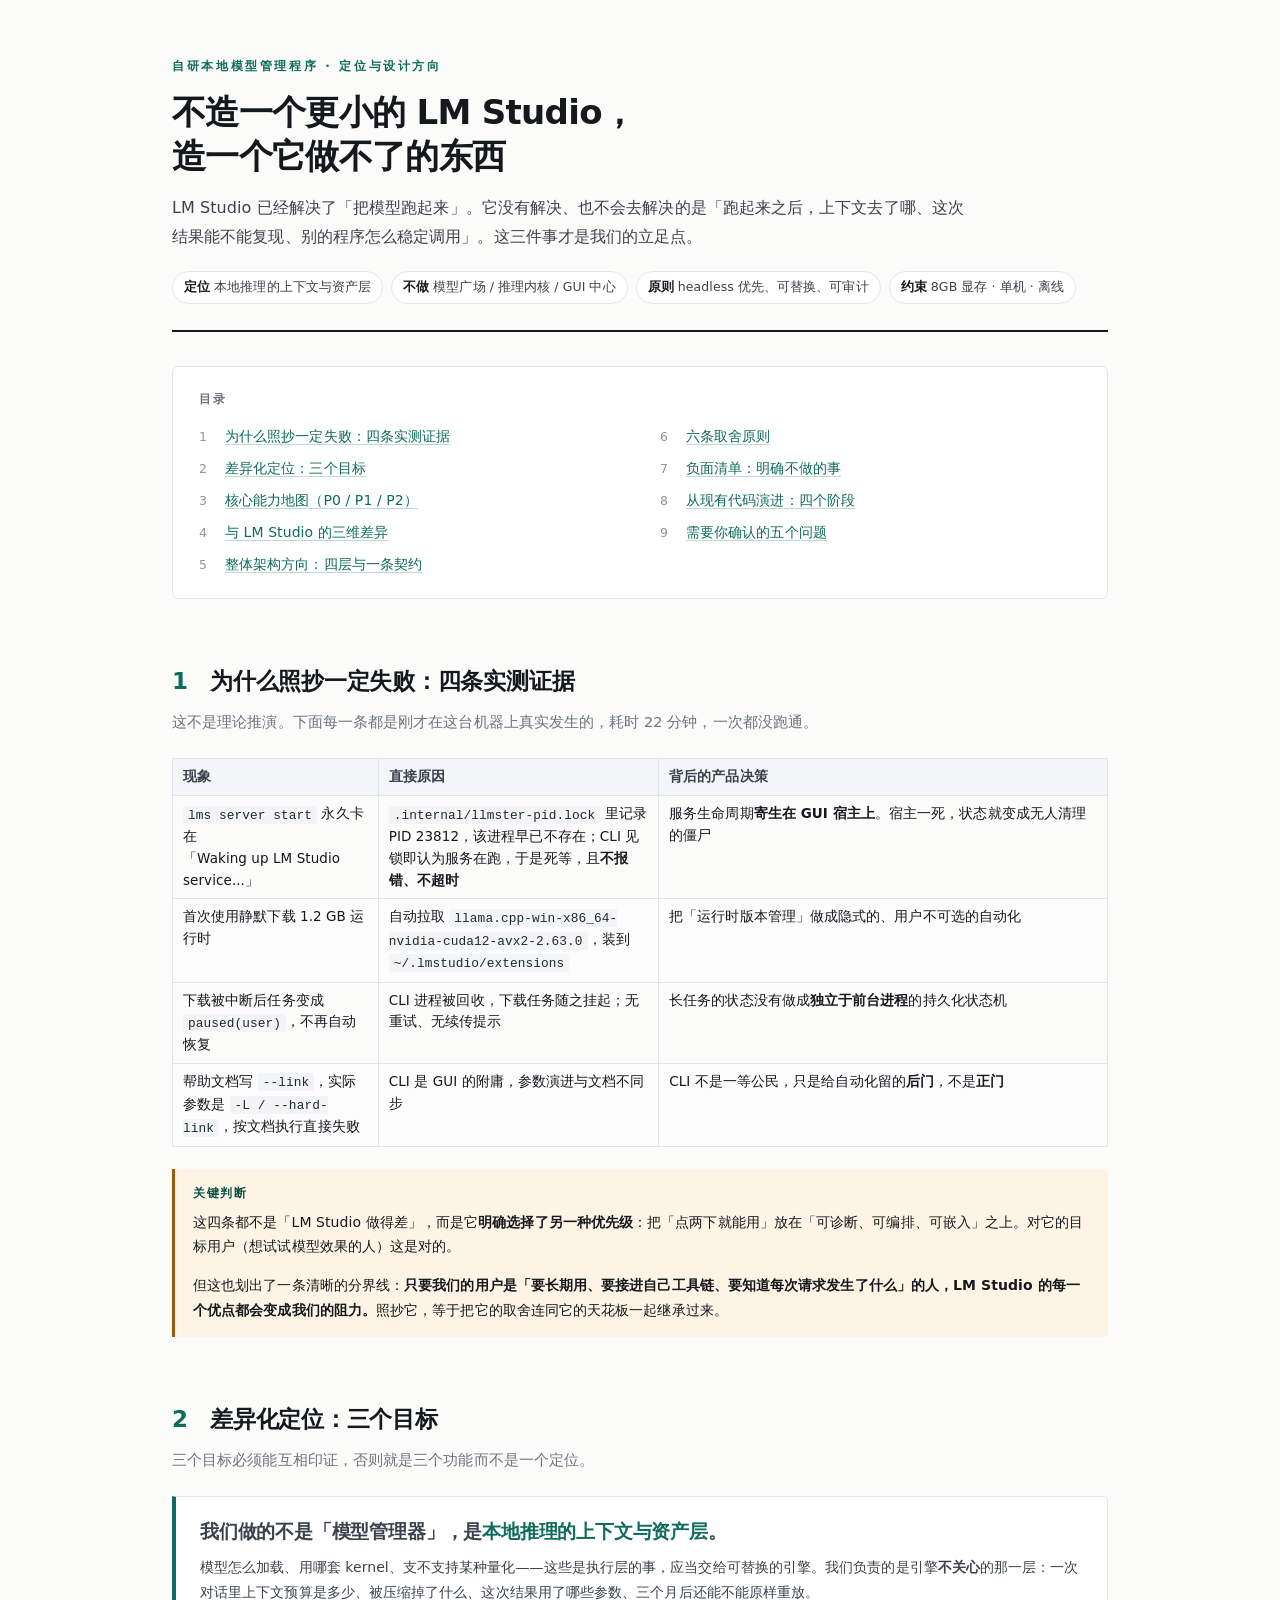
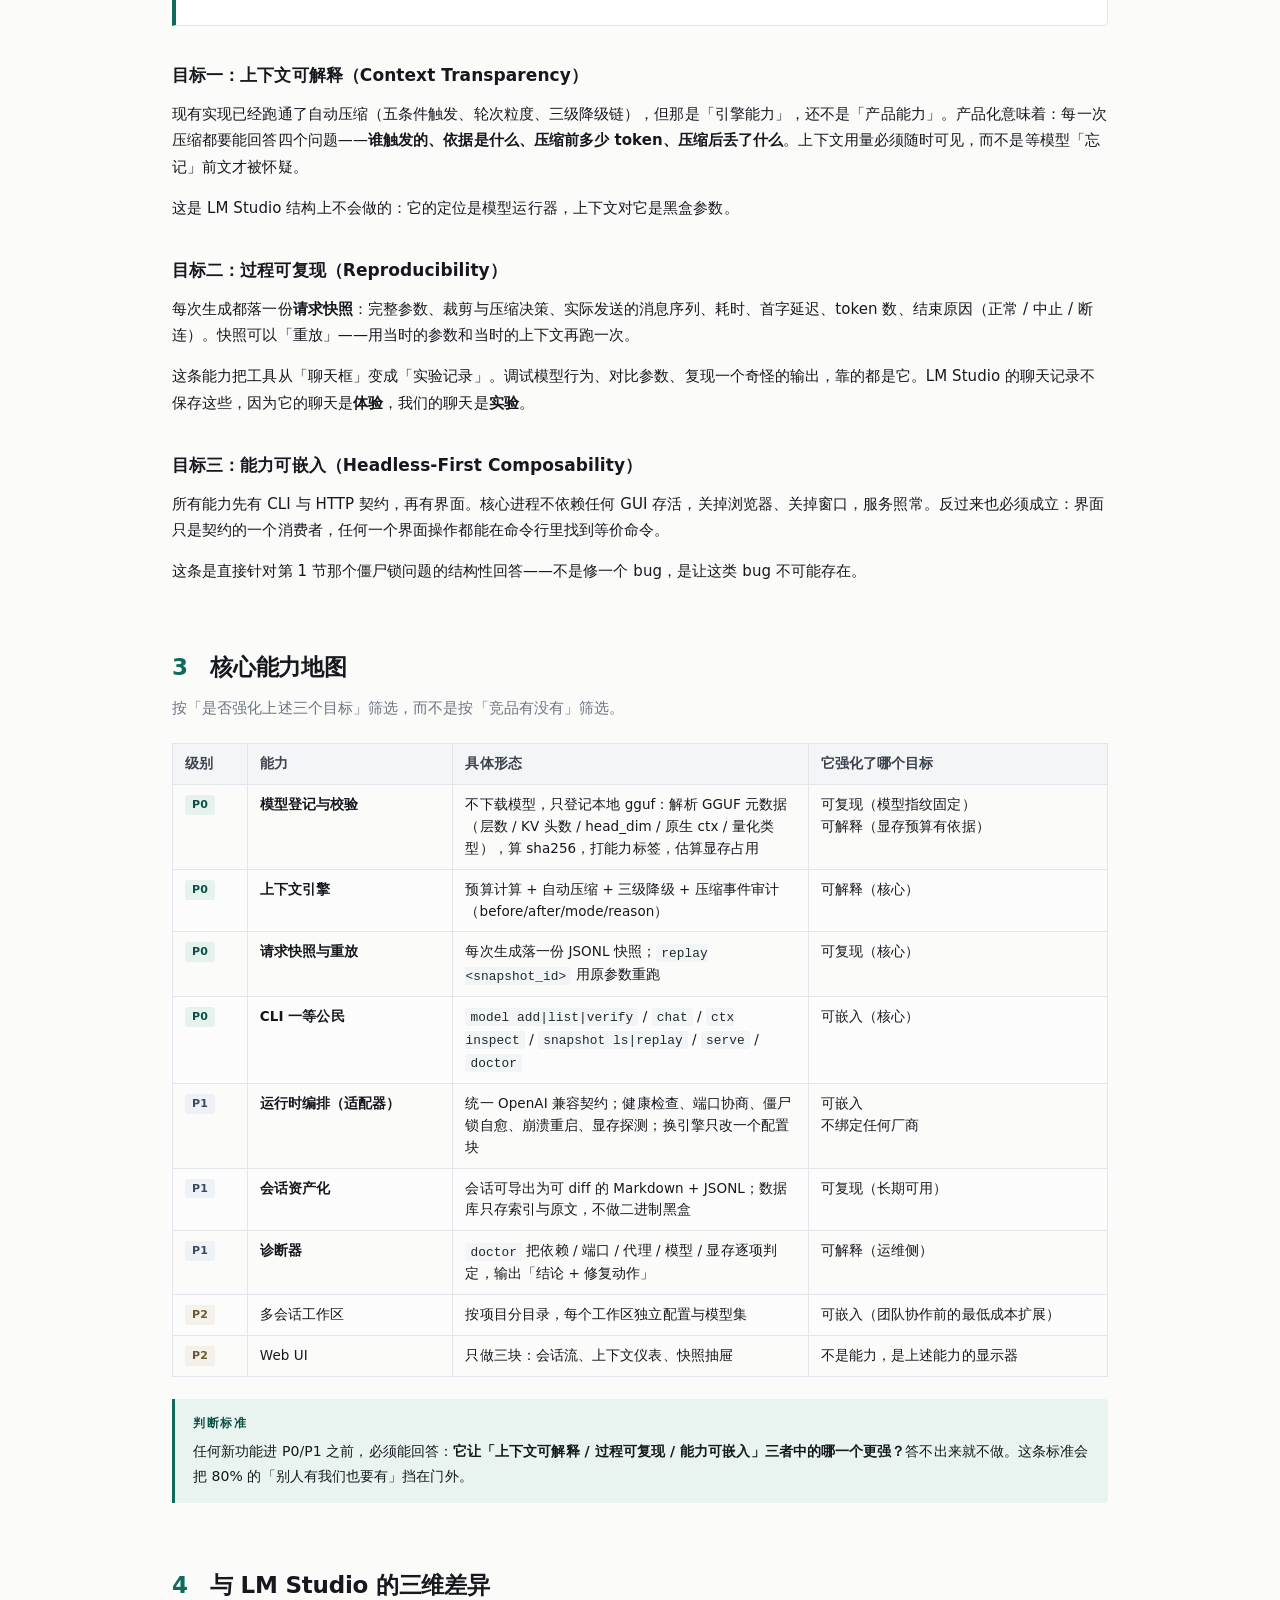
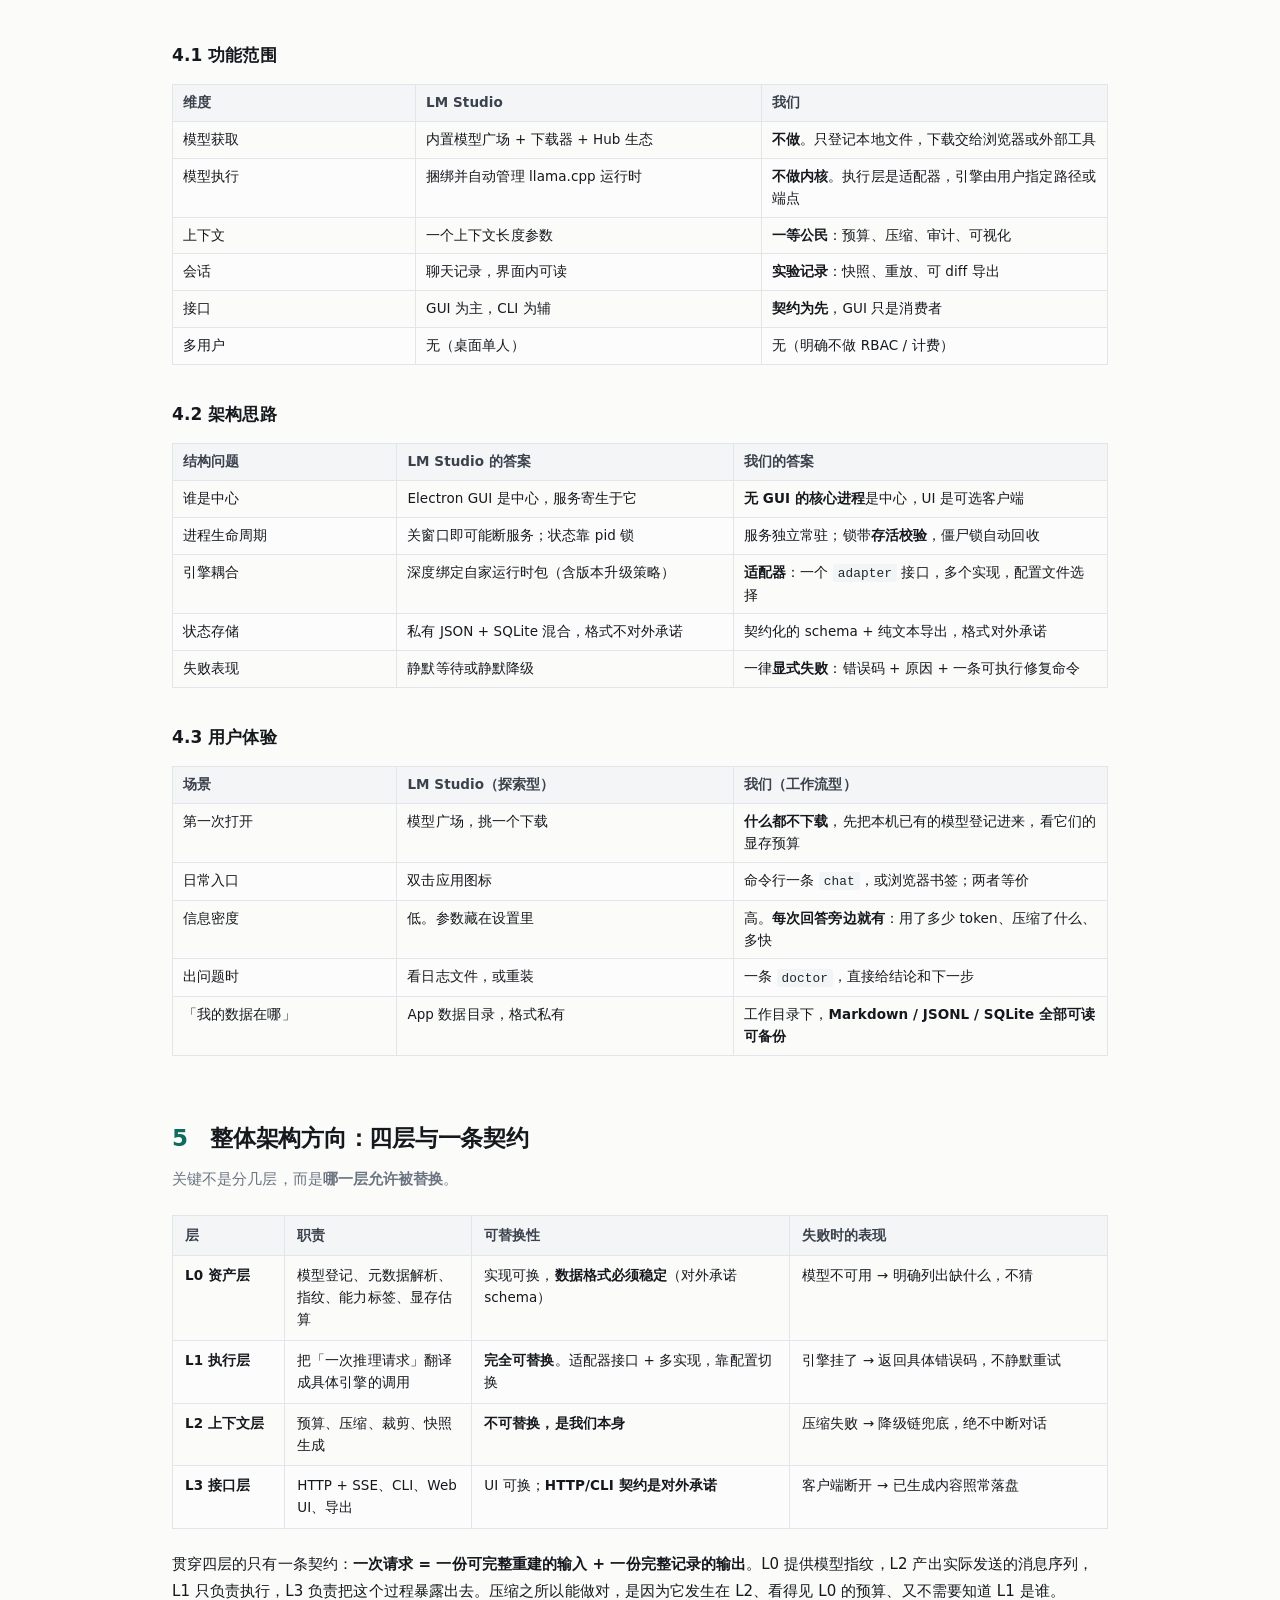
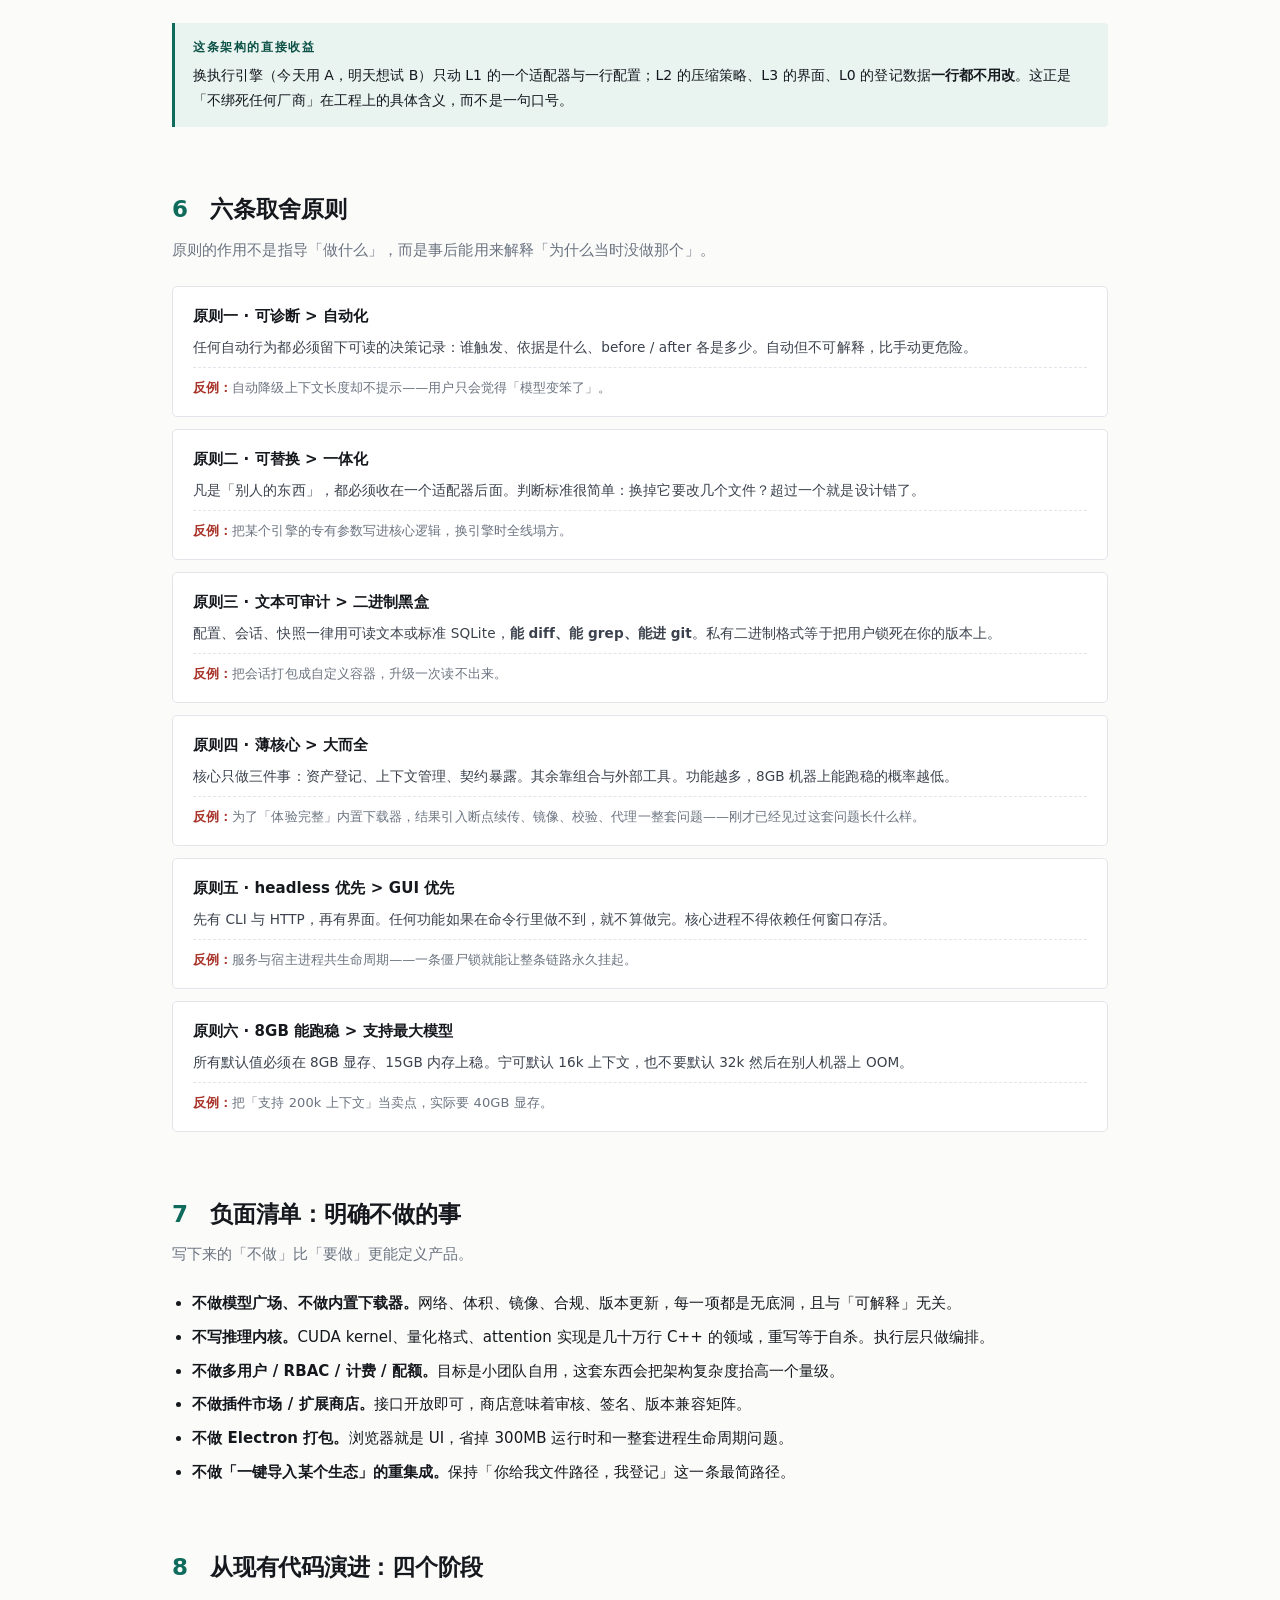
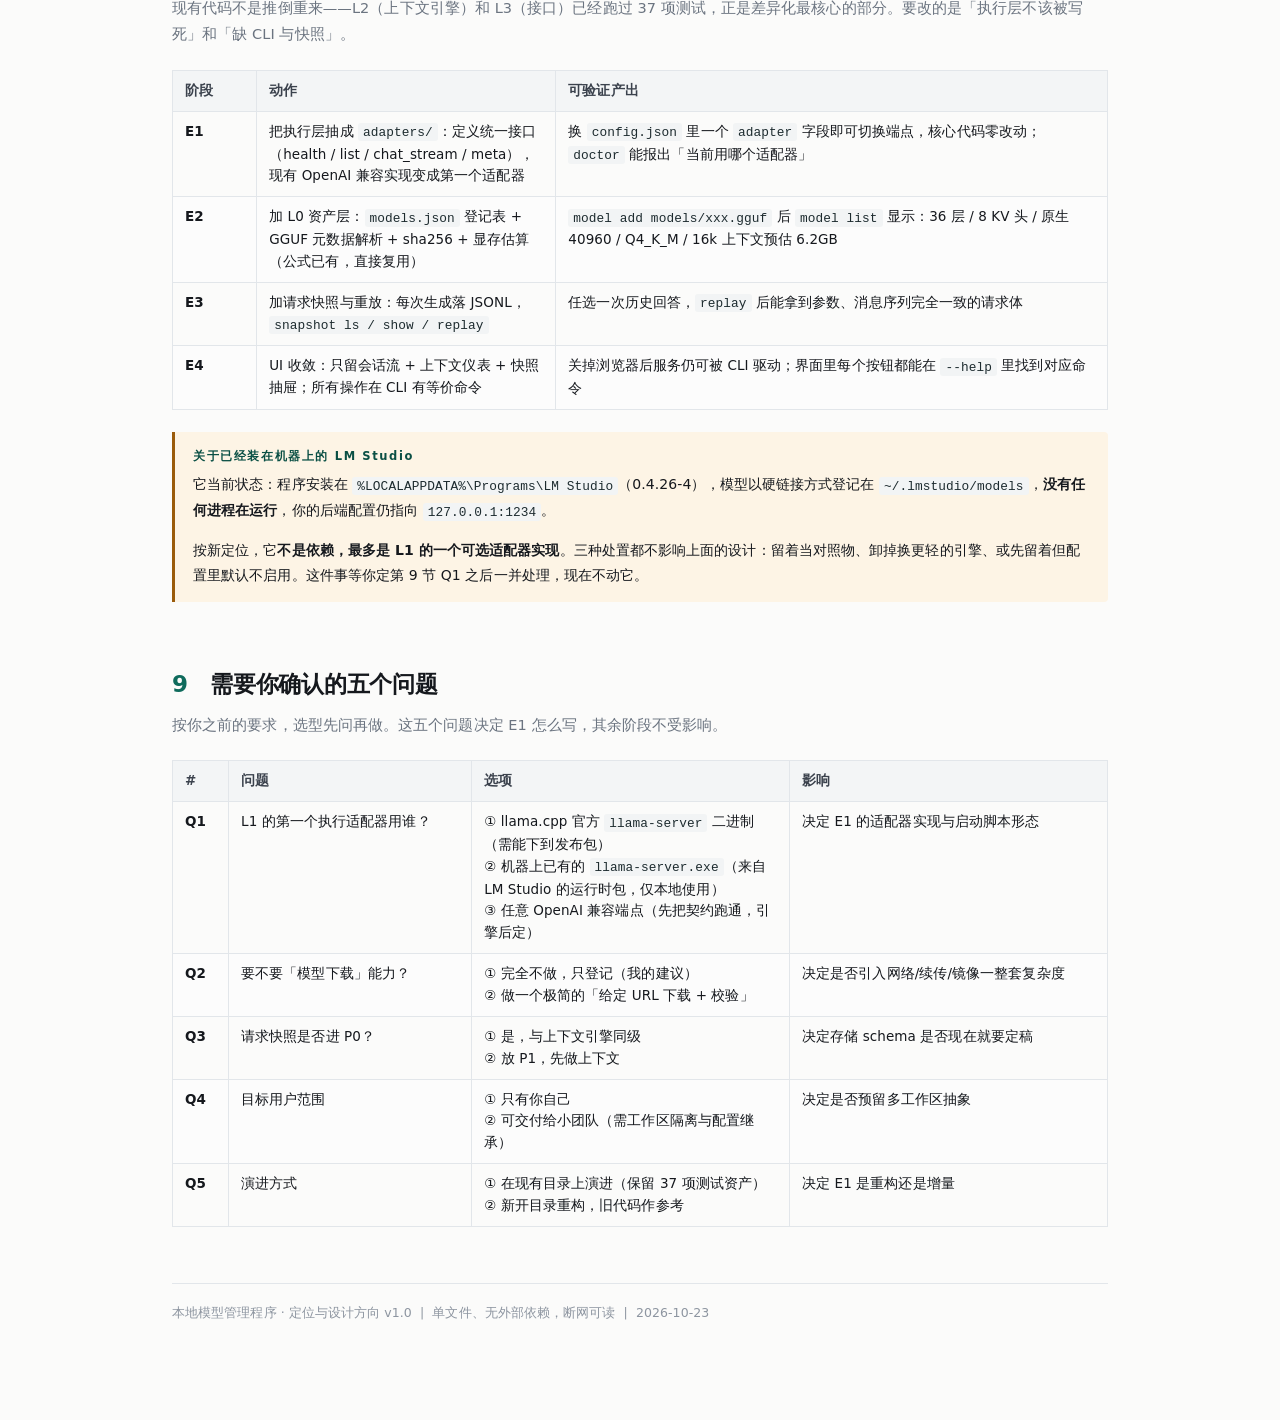
<file: 本地模型管理程序_定位与设计方向_v1.html>
<!DOCTYPE html>
<html lang="zh-CN">
<head>
<meta charset="utf-8">
<meta name="viewport" content="width=device-width, initial-scale=1">
<title>自研本地模型管理程序 · 定位与设计方向 v1.0</title>
<style>
:root{
  --ink:#15181d; --ink2:#3b424d; --muted:#6b7480; --faint:#8d95a0;
  --line:#e2e6ea; --line2:#eef1f3; --bg:#fbfbfa; --card:#ffffff;
  --accent:#0f6b5c; --accent2:#0a4f44; --asoft:#e9f3f0; --aline:#bcdcd3;
  --warn:#9a5b0b; --wsoft:#fdf4e5; --wline:#f0dcb8;
  --danger:#a8342a; --dsoft:#fdeeec; --dline:#f3cfca;
  --mono:"Cascadia Mono","JetBrains Mono",Consolas,"Courier New",monospace;
}
*{box-sizing:border-box}
body{margin:0;background:var(--bg);color:var(--ink);
  font-family:"Microsoft YaHei UI","Microsoft YaHei","PingFang SC","Noto Sans SC",system-ui,sans-serif;
  font-size:15px;line-height:1.78;letter-spacing:.005em}
.wrap{max-width:1000px;margin:0 auto;padding:56px 32px 96px}
p{margin:0 0 14px}
a{color:var(--accent);text-decoration:none;border-bottom:1px solid var(--aline)}
.hero{border-bottom:2px solid var(--ink);padding-bottom:26px;margin-bottom:34px}
.kicker{font-size:12px;letter-spacing:.22em;color:var(--accent);font-weight:600;margin-bottom:14px}
h1{font-size:34px;line-height:1.28;margin:0 0 16px;font-weight:700;letter-spacing:-.02em}
.sub{font-size:16px;color:var(--ink2);max-width:800px;margin-bottom:20px}
.chips{display:flex;flex-wrap:wrap;gap:8px}
.chip{font-size:12.5px;padding:4px 11px;border:1px solid var(--line);border-radius:999px;color:var(--ink2);background:var(--card)}
.chip b{font-weight:600;color:var(--ink)}
.toc{background:var(--card);border:1px solid var(--line);border-radius:6px;padding:22px 26px;margin-bottom:46px}
.toc h4{margin:0 0 14px;font-size:12px;letter-spacing:.18em;color:var(--muted);font-weight:600}
.toc ol{margin:0;padding-left:0;list-style:none;columns:2;column-gap:40px}
.toc li{margin-bottom:7px;font-size:14px;break-inside:avoid}
.toc li span{display:inline-block;width:26px;color:var(--faint);font-variant-numeric:tabular-nums;font-size:12.5px}
h2{font-size:23px;margin:54px 0 8px;font-weight:700;letter-spacing:-.01em;padding-top:8px}
h2 .n{display:inline-block;min-width:38px;color:var(--accent);font-variant-numeric:tabular-nums}
h2+.lead{color:var(--muted);font-size:14.5px;margin-bottom:22px}
h3{font-size:17px;margin:34px 0 10px;font-weight:600}
h4{font-size:14px;margin:20px 0 8px;font-weight:600;color:var(--ink2)}
table{width:100%;border-collapse:collapse;margin:14px 0 22px;font-size:13.5px;line-height:1.62}
th,td{border:1px solid var(--line);padding:9px 12px;text-align:left;vertical-align:top}
th{background:#f3f5f6;font-weight:600;color:var(--ink2);white-space:nowrap}
tbody tr:nth-child(even) td{background:#fcfcfc}
.tight td,.tight th{padding:7px 10px}
.num{font-variant-numeric:tabular-nums;white-space:nowrap}
code{font-family:var(--mono);font-size:12.8px;background:#f2f4f5;padding:1.5px 5px;border-radius:3px;color:#1d2b2f}
.note{border-left:3px solid var(--accent);background:var(--asoft);padding:14px 18px;margin:18px 0 22px;border-radius:0 4px 4px 0;font-size:14px}
.note.warn{border-left-color:var(--warn);background:var(--wsoft)}
.note.danger{border-left-color:var(--danger);background:var(--dsoft)}
.note p:last-child{margin-bottom:0}
.note .tag{display:block;font-size:11.5px;letter-spacing:.14em;font-weight:600;margin-bottom:6px;color:var(--accent2)}
.pos{background:var(--card);border:1px solid var(--line);border-left:4px solid var(--accent);border-radius:0 5px 5px 0;padding:20px 24px;margin:22px 0 28px}
.pos .big{font-size:19px;font-weight:700;line-height:1.5;margin:0 0 10px;letter-spacing:-.01em}
.pos .big em{font-style:normal;color:var(--accent)}
.pos p{margin:0;color:var(--ink2);font-size:14px}
ul.tight-list{margin:10px 0 18px;padding-left:20px}
ul.tight-list li{margin-bottom:7px}
.principle{border:1px solid var(--line);border-radius:5px;padding:16px 20px;margin:12px 0;background:var(--card)}
.principle h4{margin:0 0 6px;font-size:15px;color:var(--ink)}
.principle .say{font-size:13.6px;color:var(--ink2);margin:0 0 8px}
.principle .anti{font-size:13px;color:var(--muted);border-top:1px dashed var(--line);padding-top:8px;margin:0}
.principle .anti b{color:var(--danger);font-weight:600}
.pill{display:inline-block;font-size:11px;font-weight:600;padding:1px 7px;border-radius:3px;vertical-align:1px;margin-right:6px}
.p0{background:#e6f2ee;color:#0a4f44}
.p1{background:#eef1f6;color:#3b4a63}
.p2{background:#f4f1ea;color:#6b5a2e}
footer{margin-top:56px;padding-top:18px;border-top:1px solid var(--line);font-size:12.5px;color:var(--faint)}
</style>
</head>
<body>
<div class="wrap">

<div class="hero">
  <div class="kicker">自研本地模型管理程序 · 定位与设计方向</div>
  <h1>不造一个更小的 LM Studio，<br>造一个它做不了的东西</h1>
  <p class="sub">LM Studio 已经解决了「把模型跑起来」。它没有解决、也不会去解决的是「跑起来之后，上下文去了哪、这次结果能不能复现、别的程序怎么稳定调用」。这三件事才是我们的立足点。</p>
  <div class="chips">
    <span class="chip"><b>定位</b> 本地推理的上下文与资产层</span>
    <span class="chip"><b>不做</b> 模型广场 / 推理内核 / GUI 中心</span>
    <span class="chip"><b>原则</b> headless 优先、可替换、可审计</span>
    <span class="chip"><b>约束</b> 8GB 显存 · 单机 · 离线</span>
  </div>
</div>

<div class="toc">
  <h4>目录</h4>
  <ol>
    <li><span>1</span><a href="#s1">为什么照抄一定失败：四条实测证据</a></li>
    <li><span>2</span><a href="#s2">差异化定位：三个目标</a></li>
    <li><span>3</span><a href="#s3">核心能力地图（P0 / P1 / P2）</a></li>
    <li><span>4</span><a href="#s4">与 LM Studio 的三维差异</a></li>
    <li><span>5</span><a href="#s5">整体架构方向：四层与一条契约</a></li>
    <li><span>6</span><a href="#s6">六条取舍原则</a></li>
    <li><span>7</span><a href="#s7">负面清单：明确不做的事</a></li>
    <li><span>8</span><a href="#s8">从现有代码演进：四个阶段</a></li>
    <li><span>9</span><a href="#s9">需要你确认的五个问题</a></li>
  </ol>
</div>

<h2 id="s1"><span class="n">1</span>为什么照抄一定失败：四条实测证据</h2>
<p class="lead">这不是理论推演。下面每一条都是刚才在这台机器上真实发生的，耗时 22 分钟，一次都没跑通。</p>

<table class="tight">
<thead><tr><th style="width:22%">现象</th><th style="width:30%">直接原因</th><th>背后的产品决策</th></tr></thead>
<tbody>
<tr>
  <td><code>lms server start</code> 永久卡在<br>「Waking up LM Studio service...」</td>
  <td><code>.internal/llmster-pid.lock</code> 里记录 PID 23812，该进程早已不存在；CLI 见锁即认为服务在跑，于是死等，且<b>不报错、不超时</b></td>
  <td>服务生命周期<b>寄生在 GUI 宿主上</b>。宿主一死，状态就变成无人清理的僵尸</td>
</tr>
<tr>
  <td>首次使用静默下载 1.2 GB 运行时</td>
  <td>自动拉取 <code>llama.cpp-win-x86_64-nvidia-cuda12-avx2-2.63.0</code>，装到 <code>~/.lmstudio/extensions</code></td>
  <td>把「运行时版本管理」做成隐式的、用户不可选的自动化</td>
</tr>
<tr>
  <td>下载被中断后任务变成 <code>paused(user)</code>，不再自动恢复</td>
  <td>CLI 进程被回收，下载任务随之挂起；无重试、无续传提示</td>
  <td>长任务的状态没有做成<b>独立于前台进程</b>的持久化状态机</td>
</tr>
<tr>
  <td>帮助文档写 <code>--link</code>，实际参数是 <code>-L / --hard-link</code>，按文档执行直接失败</td>
  <td>CLI 是 GUI 的附庸，参数演进与文档不同步</td>
  <td>CLI 不是一等公民，只是给自动化留的<b>后门</b>，不是<b>正门</b></td>
</tr>
</tbody>
</table>

<div class="note warn">
<span class="tag">关键判断</span>
<p>这四条都不是「LM Studio 做得差」，而是它<b>明确选择了另一种优先级</b>：把「点两下就能用」放在「可诊断、可编排、可嵌入」之上。对它的目标用户（想试试模型效果的人）这是对的。</p>
<p>但这也划出了一条清晰的分界线：<b>只要我们的用户是「要长期用、要接进自己工具链、要知道每次请求发生了什么」的人，LM Studio 的每一个优点都会变成我们的阻力。</b>照抄它，等于把它的取舍连同它的天花板一起继承过来。</p>
</div>

<h2 id="s2"><span class="n">2</span>差异化定位：三个目标</h2>
<p class="lead">三个目标必须能互相印证，否则就是三个功能而不是一个定位。</p>

<div class="pos">
  <p class="big">我们做的不是「模型管理器」，是<em>本地推理的上下文与资产层</em>。</p>
  <p>模型怎么加载、用哪套 kernel、支不支持某种量化——这些是执行层的事，应当交给可替换的引擎。我们负责的是引擎<b>不关心</b>的那一层：一次对话里上下文预算是多少、被压缩掉了什么、这次结果用了哪些参数、三个月后还能不能原样重放。</p>
</div>

<h3>目标一：上下文可解释（Context Transparency）</h3>
<p>现有实现已经跑通了自动压缩（五条件触发、轮次粒度、三级降级链），但那是「引擎能力」，还不是「产品能力」。产品化意味着：每一次压缩都要能回答四个问题——<b>谁触发的、依据是什么、压缩前多少 token、压缩后丢了什么</b>。上下文用量必须随时可见，而不是等模型「忘记」前文才被怀疑。</p>
<p>这是 LM Studio 结构上不会做的：它的定位是模型运行器，上下文对它是黑盒参数。</p>

<h3>目标二：过程可复现（Reproducibility）</h3>
<p>每次生成都落一份<b>请求快照</b>：完整参数、裁剪与压缩决策、实际发送的消息序列、耗时、首字延迟、token 数、结束原因（正常 / 中止 / 断连）。快照可以「重放」——用当时的参数和当时的上下文再跑一次。</p>
<p>这条能力把工具从「聊天框」变成「实验记录」。调试模型行为、对比参数、复现一个奇怪的输出，靠的都是它。LM Studio 的聊天记录不保存这些，因为它的聊天是<b>体验</b>，我们的聊天是<b>实验</b>。</p>

<h3>目标三：能力可嵌入（Headless-First Composability）</h3>
<p>所有能力先有 CLI 与 HTTP 契约，再有界面。核心进程不依赖任何 GUI 存活，关掉浏览器、关掉窗口，服务照常。反过来也必须成立：界面只是契约的一个消费者，任何一个界面操作都能在命令行里找到等价命令。</p>
<p>这条是直接针对第 1 节那个僵尸锁问题的结构性回答——不是修一个 bug，是让这类 bug 不可能存在。</p>

<h2 id="s3"><span class="n">3</span>核心能力地图</h2>
<p class="lead">按「是否强化上述三个目标」筛选，而不是按「竞品有没有」筛选。</p>

<table>
<thead><tr><th style="width:8%">级别</th><th style="width:22%">能力</th><th style="width:38%">具体形态</th><th>它强化了哪个目标</th></tr></thead>
<tbody>
<tr><td><span class="pill p0">P0</span></td><td><b>模型登记与校验</b></td><td>不下载模型，只登记本地 gguf：解析 GGUF 元数据（层数 / KV 头数 / head_dim / 原生 ctx / 量化类型），算 sha256，打能力标签，估算显存占用</td><td>可复现（模型指纹固定）<br>可解释（显存预算有依据）</td></tr>
<tr><td><span class="pill p0">P0</span></td><td><b>上下文引擎</b></td><td>预算计算 + 自动压缩 + 三级降级 + 压缩事件审计（before/after/mode/reason）</td><td>可解释（核心）</td></tr>
<tr><td><span class="pill p0">P0</span></td><td><b>请求快照与重放</b></td><td>每次生成落一份 JSONL 快照；<code>replay &lt;snapshot_id&gt;</code> 用原参数重跑</td><td>可复现（核心）</td></tr>
<tr><td><span class="pill p0">P0</span></td><td><b>CLI 一等公民</b></td><td><code>model add|list|verify</code> / <code>chat</code> / <code>ctx inspect</code> / <code>snapshot ls|replay</code> / <code>serve</code> / <code>doctor</code></td><td>可嵌入（核心）</td></tr>
<tr><td><span class="pill p1">P1</span></td><td><b>运行时编排（适配器）</b></td><td>统一 OpenAI 兼容契约；健康检查、端口协商、僵尸锁自愈、崩溃重启、显存探测；换引擎只改一个配置块</td><td>可嵌入<br>不绑定任何厂商</td></tr>
<tr><td><span class="pill p1">P1</span></td><td><b>会话资产化</b></td><td>会话可导出为可 diff 的 Markdown + JSONL；数据库只存索引与原文，不做二进制黑盒</td><td>可复现（长期可用）</td></tr>
<tr><td><span class="pill p1">P1</span></td><td><b>诊断器</b></td><td><code>doctor</code> 把依赖 / 端口 / 代理 / 模型 / 显存逐项判定，输出「结论 + 修复动作」</td><td>可解释（运维侧）</td></tr>
<tr><td><span class="pill p2">P2</span></td><td>多会话工作区</td><td>按项目分目录，每个工作区独立配置与模型集</td><td>可嵌入（团队协作前的最低成本扩展）</td></tr>
<tr><td><span class="pill p2">P2</span></td><td>Web UI</td><td>只做三块：会话流、上下文仪表、快照抽屉</td><td>不是能力，是上述能力的显示器</td></tr>
</tbody>
</table>

<div class="note">
<span class="tag">判断标准</span>
<p>任何新功能进 P0/P1 之前，必须能回答：<b>它让「上下文可解释 / 过程可复现 / 能力可嵌入」三者中的哪一个更强？</b>答不出来就不做。这条标准会把 80% 的「别人有我们也要有」挡在门外。</p>
</div>

<h2 id="s4"><span class="n">4</span>与 LM Studio 的三维差异</h2>

<h3>4.1 功能范围</h3>
<table class="tight">
<thead><tr><th style="width:26%">维度</th><th style="width:37%">LM Studio</th><th>我们</th></tr></thead>
<tbody>
<tr><td>模型获取</td><td>内置模型广场 + 下载器 + Hub 生态</td><td><b>不做</b>。只登记本地文件，下载交给浏览器或外部工具</td></tr>
<tr><td>模型执行</td><td>捆绑并自动管理 llama.cpp 运行时</td><td><b>不做内核</b>。执行层是适配器，引擎由用户指定路径或端点</td></tr>
<tr><td>上下文</td><td>一个上下文长度参数</td><td><b>一等公民</b>：预算、压缩、审计、可视化</td></tr>
<tr><td>会话</td><td>聊天记录，界面内可读</td><td><b>实验记录</b>：快照、重放、可 diff 导出</td></tr>
<tr><td>接口</td><td>GUI 为主，CLI 为辅</td><td><b>契约为先</b>，GUI 只是消费者</td></tr>
<tr><td>多用户</td><td>无（桌面单人）</td><td>无（明确不做 RBAC / 计费）</td></tr>
</tbody>
</table>

<h3>4.2 架构思路</h3>
<table class="tight">
<thead><tr><th style="width:24%">结构问题</th><th style="width:36%">LM Studio 的答案</th><th>我们的答案</th></tr></thead>
<tbody>
<tr><td>谁是中心</td><td>Electron GUI 是中心，服务寄生于它</td><td><b>无 GUI 的核心进程</b>是中心，UI 是可选客户端</td></tr>
<tr><td>进程生命周期</td><td>关窗口即可能断服务；状态靠 pid 锁</td><td>服务独立常驻；锁带<b>存活校验</b>，僵尸锁自动回收</td></tr>
<tr><td>引擎耦合</td><td>深度绑定自家运行时包（含版本升级策略）</td><td><b>适配器</b>：一个 <code>adapter</code> 接口，多个实现，配置文件选择</td></tr>
<tr><td>状态存储</td><td>私有 JSON + SQLite 混合，格式不对外承诺</td><td>契约化的 schema + 纯文本导出，格式对外承诺</td></tr>
<tr><td>失败表现</td><td>静默等待或静默降级</td><td>一律<b>显式失败</b>：错误码 + 原因 + 一条可执行修复命令</td></tr>
</tbody>
</table>

<h3>4.3 用户体验</h3>
<table class="tight">
<thead><tr><th style="width:24%">场景</th><th style="width:36%">LM Studio（探索型）</th><th>我们（工作流型）</th></tr></thead>
<tbody>
<tr><td>第一次打开</td><td>模型广场，挑一个下载</td><td><b>什么都不下载</b>，先把本机已有的模型登记进来，看它们的显存预算</td></tr>
<tr><td>日常入口</td><td>双击应用图标</td><td>命令行一条 <code>chat</code>，或浏览器书签；两者等价</td></tr>
<tr><td>信息密度</td><td>低。参数藏在设置里</td><td>高。<b>每次回答旁边就有</b>：用了多少 token、压缩了什么、多快</td></tr>
<tr><td>出问题时</td><td>看日志文件，或重装</td><td>一条 <code>doctor</code>，直接给结论和下一步</td></tr>
<tr><td>「我的数据在哪」</td><td>App 数据目录，格式私有</td><td>工作目录下，<b>Markdown / JSONL / SQLite 全部可读可备份</b></td></tr>
</tbody>
</table>

<h2 id="s5"><span class="n">5</span>整体架构方向：四层与一条契约</h2>
<p class="lead">关键不是分几层，而是<b>哪一层允许被替换</b>。</p>

<table>
<thead><tr><th style="width:12%">层</th><th style="width:20%">职责</th><th style="width:34%">可替换性</th><th>失败时的表现</th></tr></thead>
<tbody>
<tr><td><b>L0 资产层</b></td><td>模型登记、元数据解析、指纹、能力标签、显存估算</td><td>实现可换，<b>数据格式必须稳定</b>（对外承诺 schema）</td><td>模型不可用 → 明确列出缺什么，不猜</td></tr>
<tr><td><b>L1 执行层</b></td><td>把「一次推理请求」翻译成具体引擎的调用</td><td><b>完全可替换</b>。适配器接口 + 多实现，靠配置切换</td><td>引擎挂了 → 返回具体错误码，不静默重试</td></tr>
<tr><td><b>L2 上下文层</b></td><td>预算、压缩、裁剪、快照生成</td><td><b>不可替换，是我们本身</b></td><td>压缩失败 → 降级链兜底，绝不中断对话</td></tr>
<tr><td><b>L3 接口层</b></td><td>HTTP + SSE、CLI、Web UI、导出</td><td>UI 可换；<b>HTTP/CLI 契约是对外承诺</b></td><td>客户端断开 → 已生成内容照常落盘</td></tr>
</tbody>
</table>

<p>贯穿四层的只有一条契约：<b>一次请求 = 一份可完整重建的输入 + 一份完整记录的输出</b>。L0 提供模型指纹，L2 产出实际发送的消息序列，L1 只负责执行，L3 负责把这个过程暴露出去。压缩之所以能做对，是因为它发生在 L2、看得见 L0 的预算、又不需要知道 L1 是谁。</p>

<div class="note">
<span class="tag">这条架构的直接收益</span>
<p>换执行引擎（今天用 A，明天想试 B）只动 L1 的一个适配器与一行配置；L2 的压缩策略、L3 的界面、L0 的登记数据<b>一行都不用改</b>。这正是「不绑死任何厂商」在工程上的具体含义，而不是一句口号。</p>
</div>

<h2 id="s6"><span class="n">6</span>六条取舍原则</h2>
<p class="lead">原则的作用不是指导「做什么」，而是事后能用来解释「为什么当时没做那个」。</p>

<div class="principle">
  <h4>原则一 · 可诊断 &gt; 自动化</h4>
  <p class="say">任何自动行为都必须留下可读的决策记录：谁触发、依据是什么、before / after 各是多少。自动但不可解释，比手动更危险。</p>
  <p class="anti"><b>反例：</b>自动降级上下文长度却不提示——用户只会觉得「模型变笨了」。</p>
</div>

<div class="principle">
  <h4>原则二 · 可替换 &gt; 一体化</h4>
  <p class="say">凡是「别人的东西」，都必须收在一个适配器后面。判断标准很简单：换掉它要改几个文件？超过一个就是设计错了。</p>
  <p class="anti"><b>反例：</b>把某个引擎的专有参数写进核心逻辑，换引擎时全线塌方。</p>
</div>

<div class="principle">
  <h4>原则三 · 文本可审计 &gt; 二进制黑盒</h4>
  <p class="say">配置、会话、快照一律用可读文本或标准 SQLite，<b>能 diff、能 grep、能进 git</b>。私有二进制格式等于把用户锁死在你的版本上。</p>
  <p class="anti"><b>反例：</b>把会话打包成自定义容器，升级一次读不出来。</p>
</div>

<div class="principle">
  <h4>原则四 · 薄核心 &gt; 大而全</h4>
  <p class="say">核心只做三件事：资产登记、上下文管理、契约暴露。其余靠组合与外部工具。功能越多，8GB 机器上能跑稳的概率越低。</p>
  <p class="anti"><b>反例：</b>为了「体验完整」内置下载器，结果引入断点续传、镜像、校验、代理一整套问题——刚才已经见过这套问题长什么样。</p>
</div>

<div class="principle">
  <h4>原则五 · headless 优先 &gt; GUI 优先</h4>
  <p class="say">先有 CLI 与 HTTP，再有界面。任何功能如果在命令行里做不到，就不算做完。核心进程不得依赖任何窗口存活。</p>
  <p class="anti"><b>反例：</b>服务与宿主进程共生命周期——一条僵尸锁就能让整条链路永久挂起。</p>
</div>

<div class="principle">
  <h4>原则六 · 8GB 能跑稳 &gt; 支持最大模型</h4>
  <p class="say">所有默认值必须在 8GB 显存、15GB 内存上稳。宁可默认 16k 上下文，也不要默认 32k 然后在别人机器上 OOM。</p>
  <p class="anti"><b>反例：</b>把「支持 200k 上下文」当卖点，实际要 40GB 显存。</p>
</div>

<h2 id="s7"><span class="n">7</span>负面清单：明确不做的事</h2>
<p class="lead">写下来的「不做」比「要做」更能定义产品。</p>
<ul class="tight-list">
  <li><b>不做模型广场、不做内置下载器。</b>网络、体积、镜像、合规、版本更新，每一项都是无底洞，且与「可解释」无关。</li>
  <li><b>不写推理内核。</b>CUDA kernel、量化格式、attention 实现是几十万行 C++ 的领域，重写等于自杀。执行层只做编排。</li>
  <li><b>不做多用户 / RBAC / 计费 / 配额。</b>目标是小团队自用，这套东西会把架构复杂度抬高一个量级。</li>
  <li><b>不做插件市场 / 扩展商店。</b>接口开放即可，商店意味着审核、签名、版本兼容矩阵。</li>
  <li><b>不做 Electron 打包。</b>浏览器就是 UI，省掉 300MB 运行时和一整套进程生命周期问题。</li>
  <li><b>不做「一键导入某个生态」的重集成。</b>保持「你给我文件路径，我登记」这一条最简路径。</li>
</ul>

<h2 id="s8"><span class="n">8</span>从现有代码演进：四个阶段</h2>
<p class="lead">现有代码不是推倒重来——L2（上下文引擎）和 L3（接口）已经跑过 37 项测试，正是差异化最核心的部分。要改的是「执行层不该被写死」和「缺 CLI 与快照」。</p>

<table>
<thead><tr><th style="width:9%">阶段</th><th style="width:32%">动作</th><th>可验证产出</th></tr></thead>
<tbody>
<tr>
  <td><b>E1</b></td>
  <td>把执行层抽成 <code>adapters/</code>：定义统一接口（health / list / chat_stream / meta），现有 OpenAI 兼容实现变成第一个适配器</td>
  <td>换 <code>config.json</code> 里一个 <code>adapter</code> 字段即可切换端点，核心代码零改动；<code>doctor</code> 能报出「当前用哪个适配器」</td>
</tr>
<tr>
  <td><b>E2</b></td>
  <td>加 L0 资产层：<code>models.json</code> 登记表 + GGUF 元数据解析 + sha256 + 显存估算（公式已有，直接复用）</td>
  <td><code>model add models/xxx.gguf</code> 后 <code>model list</code> 显示：36 层 / 8 KV 头 / 原生 40960 / Q4_K_M / 16k 上下文预估 6.2GB</td>
</tr>
<tr>
  <td><b>E3</b></td>
  <td>加请求快照与重放：每次生成落 JSONL，<code>snapshot ls / show / replay</code></td>
  <td>任选一次历史回答，<code>replay</code> 后能拿到参数、消息序列完全一致的请求体</td>
</tr>
<tr>
  <td><b>E4</b></td>
  <td>UI 收敛：只留会话流 + 上下文仪表 + 快照抽屉；所有操作在 CLI 有等价命令</td>
  <td>关掉浏览器后服务仍可被 CLI 驱动；界面里每个按钮都能在 <code>--help</code> 里找到对应命令</td>
</tr>
</tbody>
</table>

<div class="note warn">
<span class="tag">关于已经装在机器上的 LM Studio</span>
<p>它当前状态：程序安装在 <code>%LOCALAPPDATA%\Programs\LM Studio</code>（0.4.26-4），模型以硬链接方式登记在 <code>~/.lmstudio/models</code>，<b>没有任何进程在运行</b>，你的后端配置仍指向 <code>127.0.0.1:1234</code>。</p>
<p>按新定位，它<b>不是依赖，最多是 L1 的一个可选适配器实现</b>。三种处置都不影响上面的设计：留着当对照物、卸掉换更轻的引擎、或先留着但配置里默认不启用。这件事等你定第 9 节 Q1 之后一并处理，现在不动它。</p>
</div>

<h2 id="s9"><span class="n">9</span>需要你确认的五个问题</h2>
<p class="lead">按你之前的要求，选型先问再做。这五个问题决定 E1 怎么写，其余阶段不受影响。</p>

<table>
<thead><tr><th style="width:6%">#</th><th style="width:26%">问题</th><th style="width:34%">选项</th><th>影响</th></tr></thead>
<tbody>
<tr><td><b>Q1</b></td><td>L1 的第一个执行适配器用谁？</td><td>① llama.cpp 官方 <code>llama-server</code> 二进制（需能下到发布包）<br>② 机器上已有的 <code>llama-server.exe</code>（来自 LM Studio 的运行时包，仅本地使用）<br>③ 任意 OpenAI 兼容端点（先把契约跑通，引擎后定）</td><td>决定 E1 的适配器实现与启动脚本形态</td></tr>
<tr><td><b>Q2</b></td><td>要不要「模型下载」能力？</td><td>① 完全不做，只登记（我的建议）<br>② 做一个极简的「给定 URL 下载 + 校验」</td><td>决定是否引入网络/续传/镜像一整套复杂度</td></tr>
<tr><td><b>Q3</b></td><td>请求快照是否进 P0？</td><td>① 是，与上下文引擎同级<br>② 放 P1，先做上下文</td><td>决定存储 schema 是否现在就要定稿</td></tr>
<tr><td><b>Q4</b></td><td>目标用户范围</td><td>① 只有你自己<br>② 可交付给小团队（需工作区隔离与配置继承）</td><td>决定是否预留多工作区抽象</td></tr>
<tr><td><b>Q5</b></td><td>演进方式</td><td>① 在现有目录上演进（保留 37 项测试资产）<br>② 新开目录重构，旧代码作参考</td><td>决定 E1 是重构还是增量</td></tr>
</tbody>
</table>

<footer>
本地模型管理程序 · 定位与设计方向 v1.0 &nbsp;|&nbsp; 单文件、无外部依赖，断网可读 &nbsp;|&nbsp; 2026-10-23
</footer>

</div>
</body>
</html>
</file>
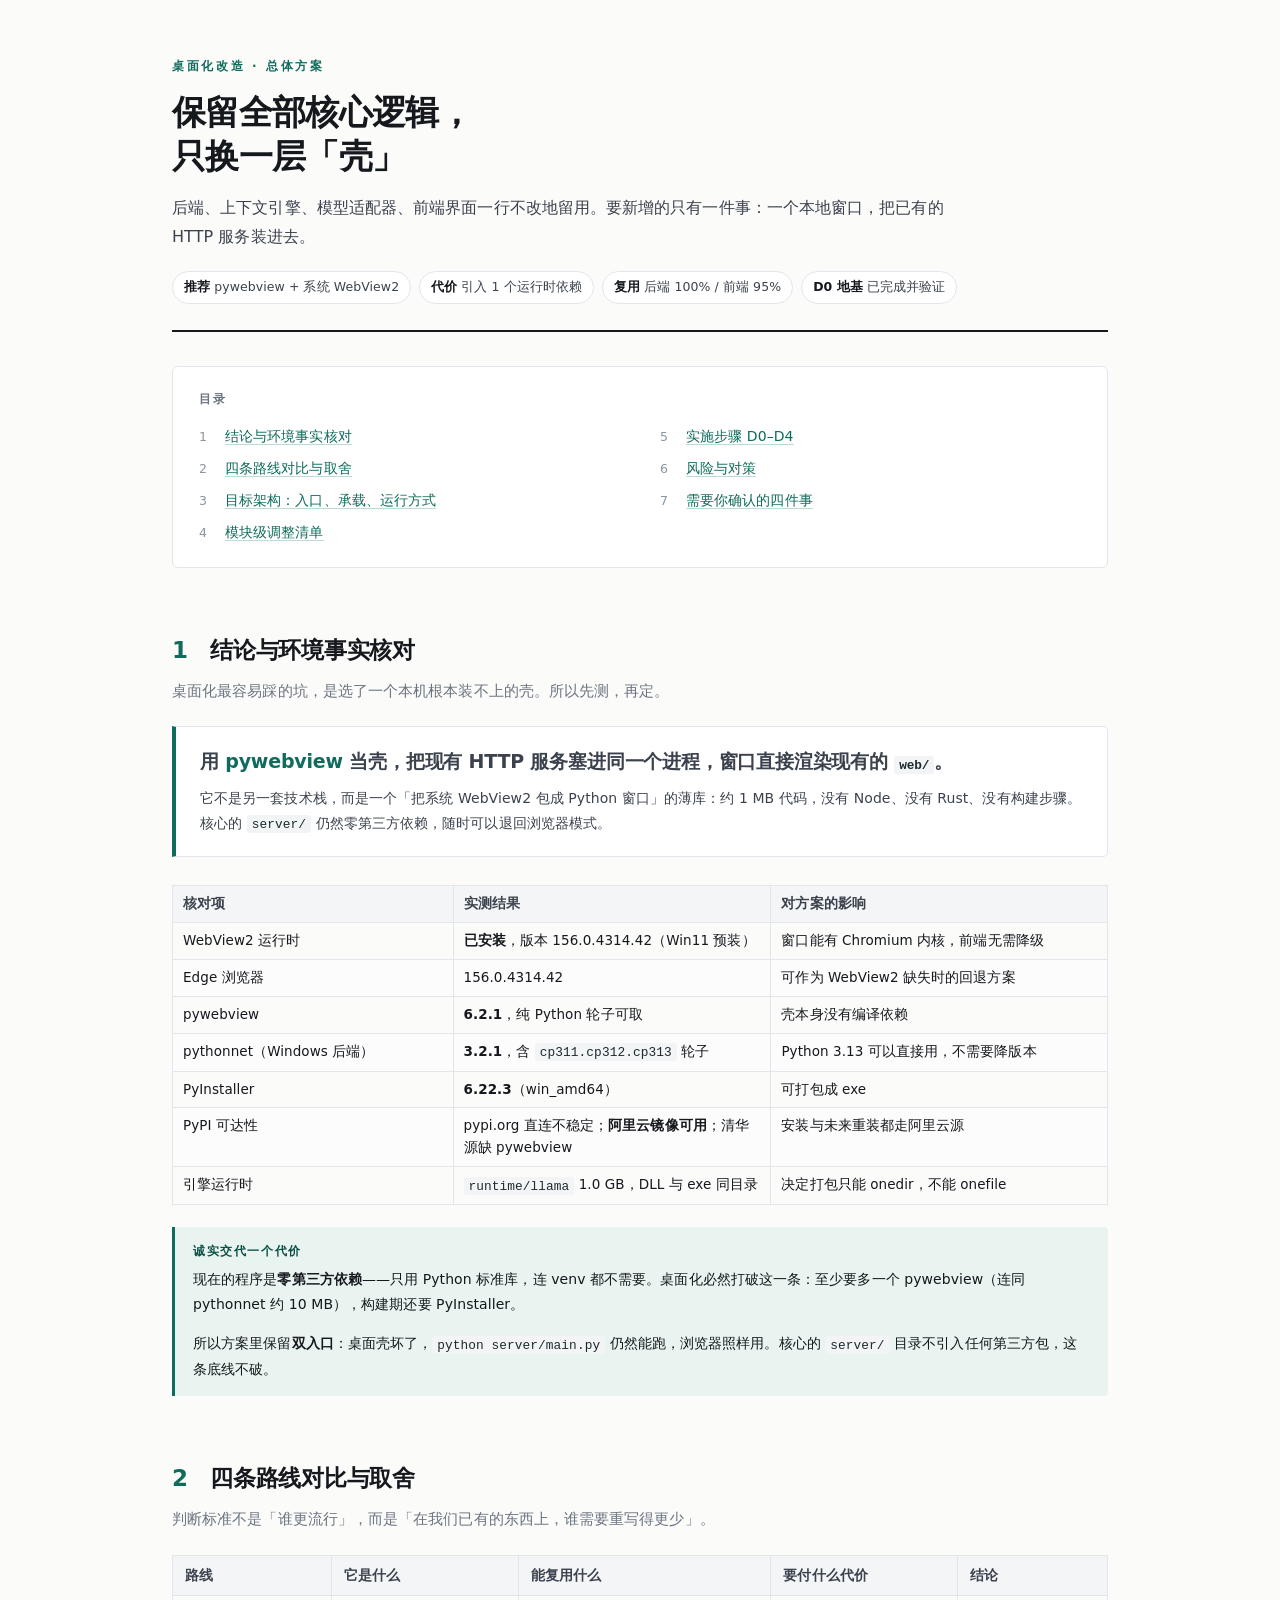
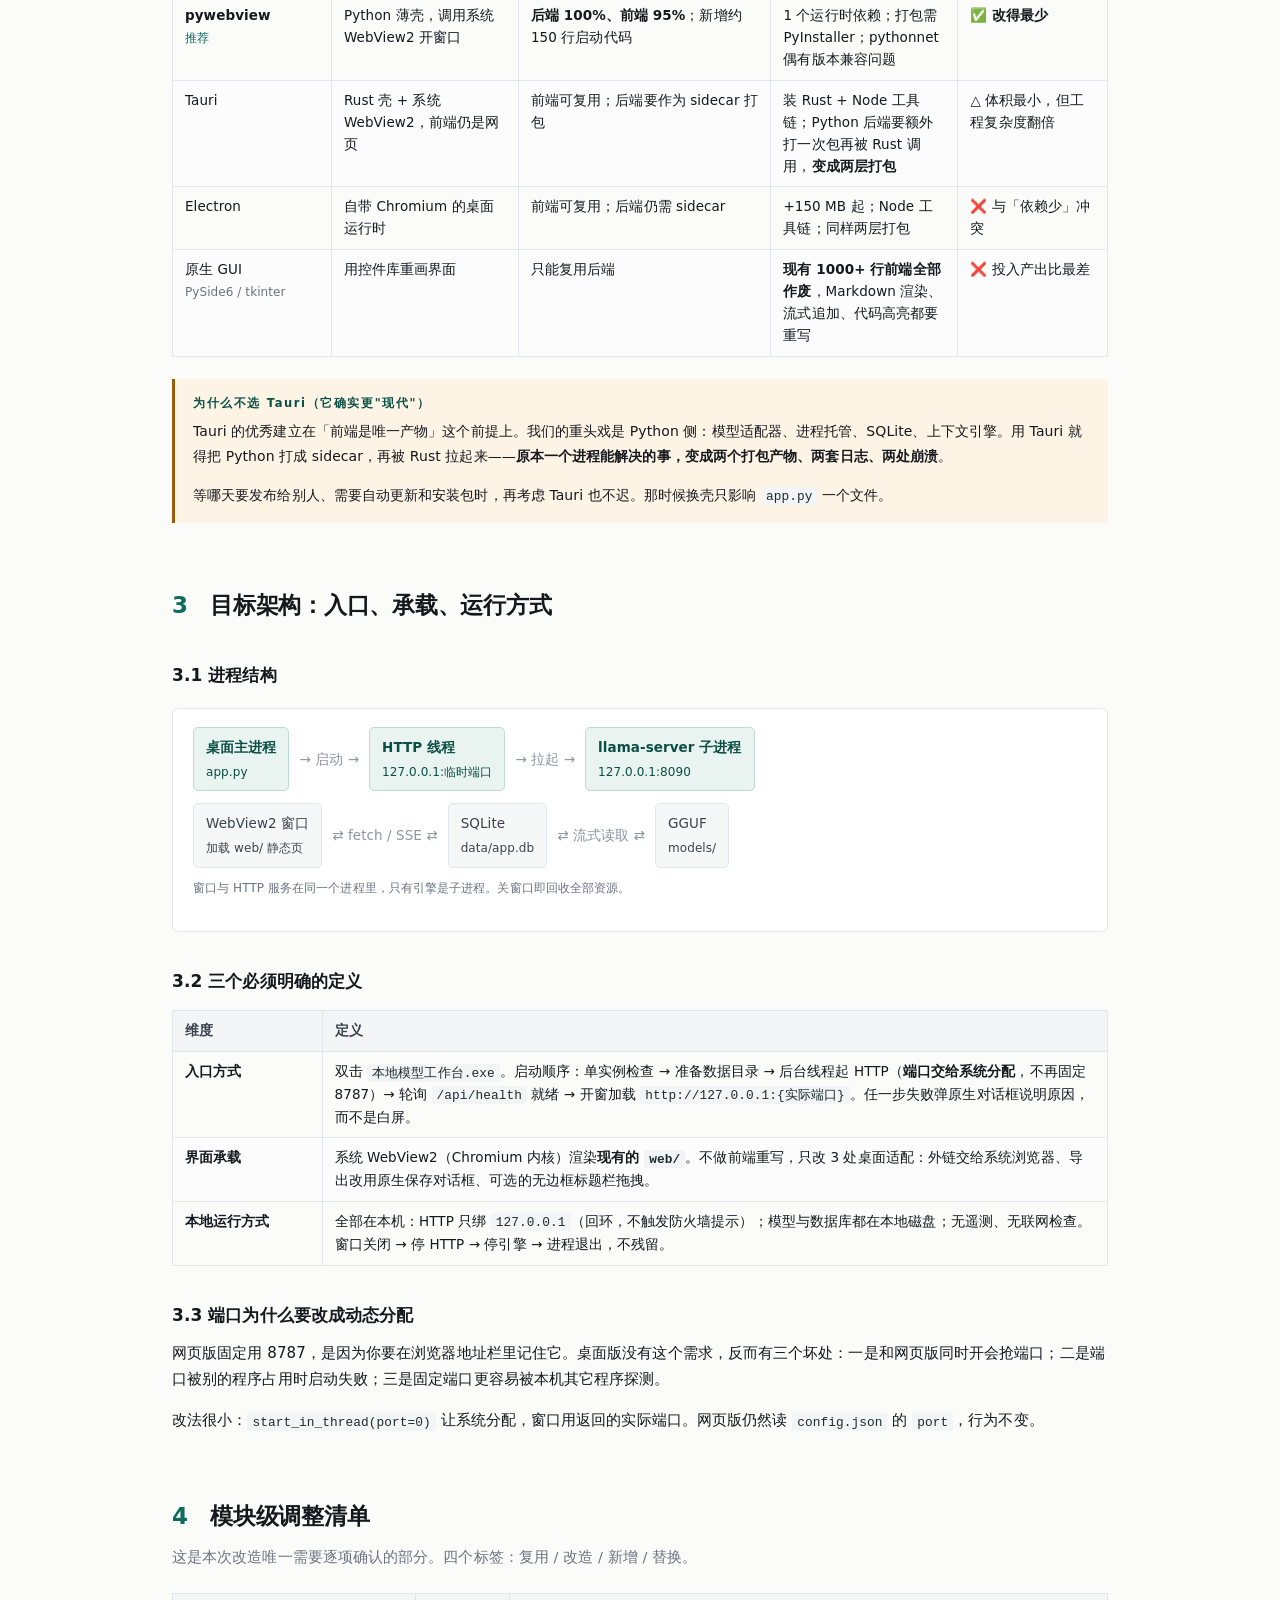
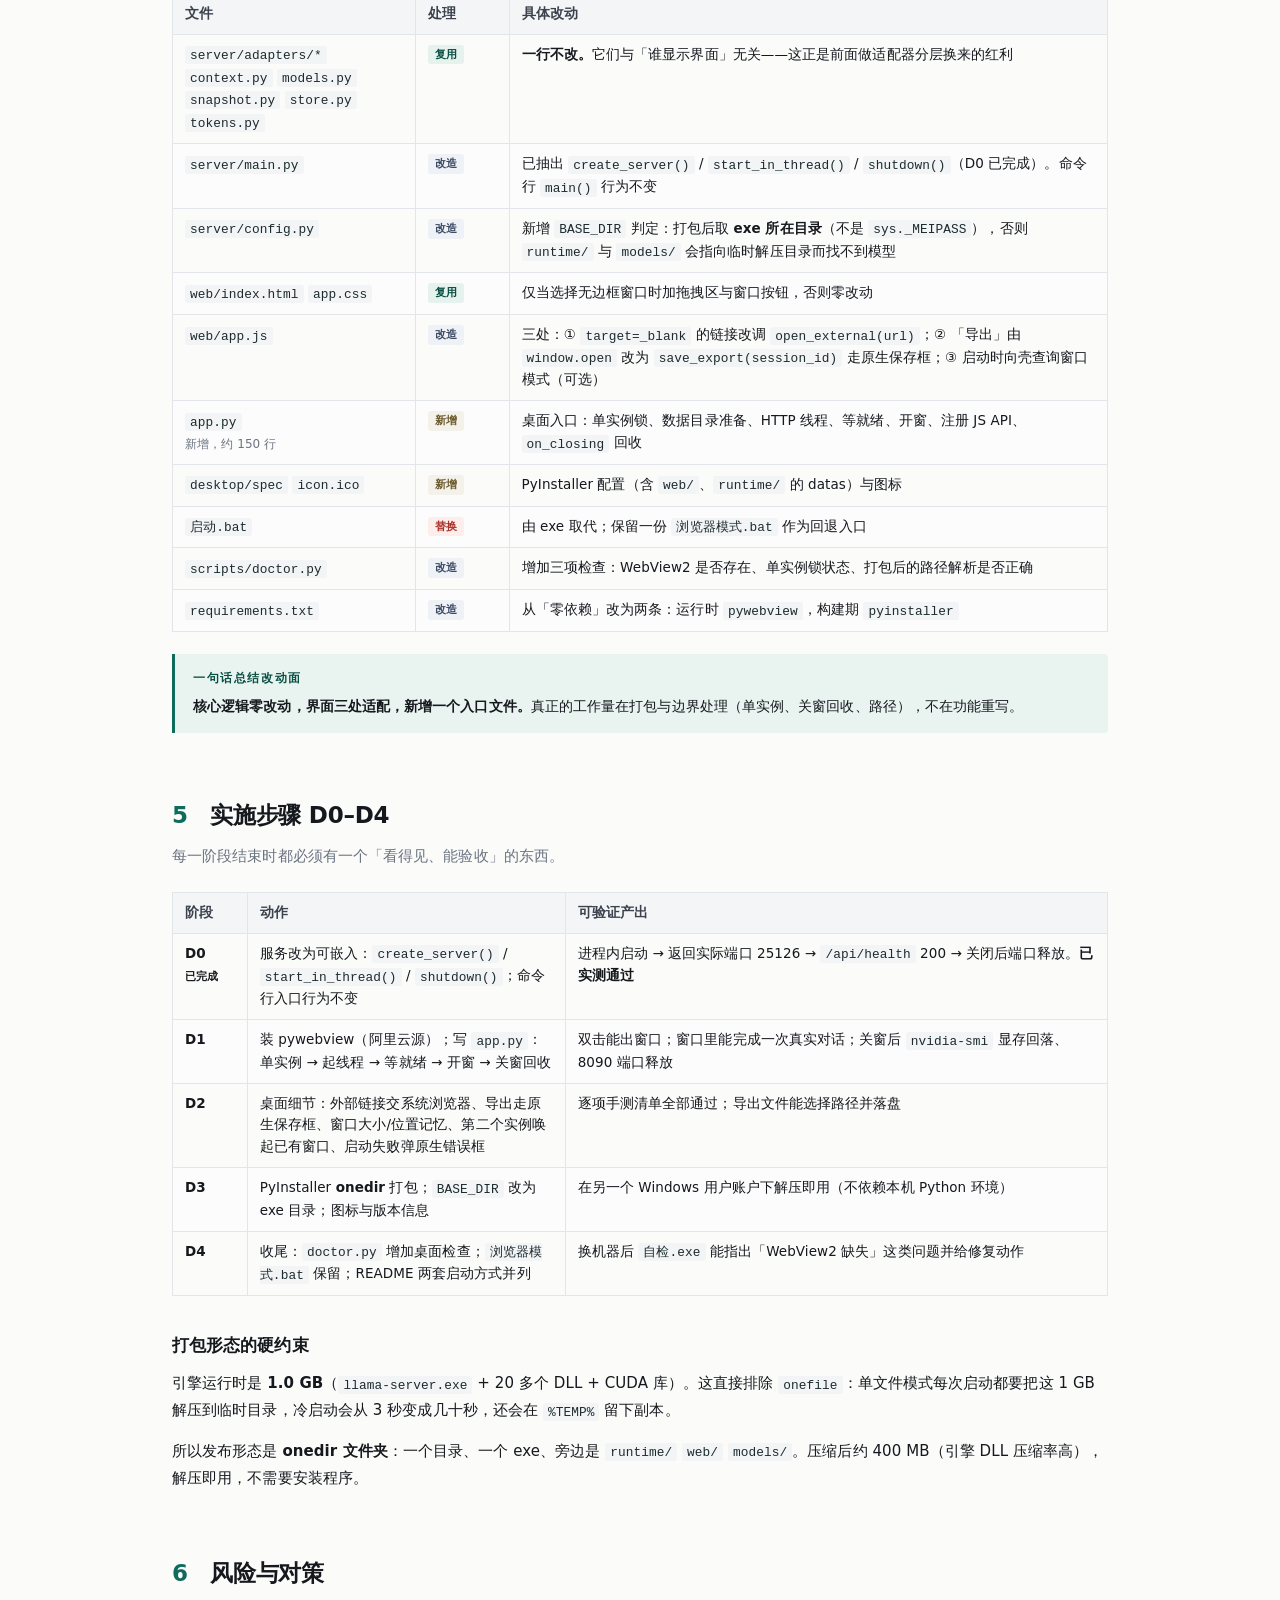
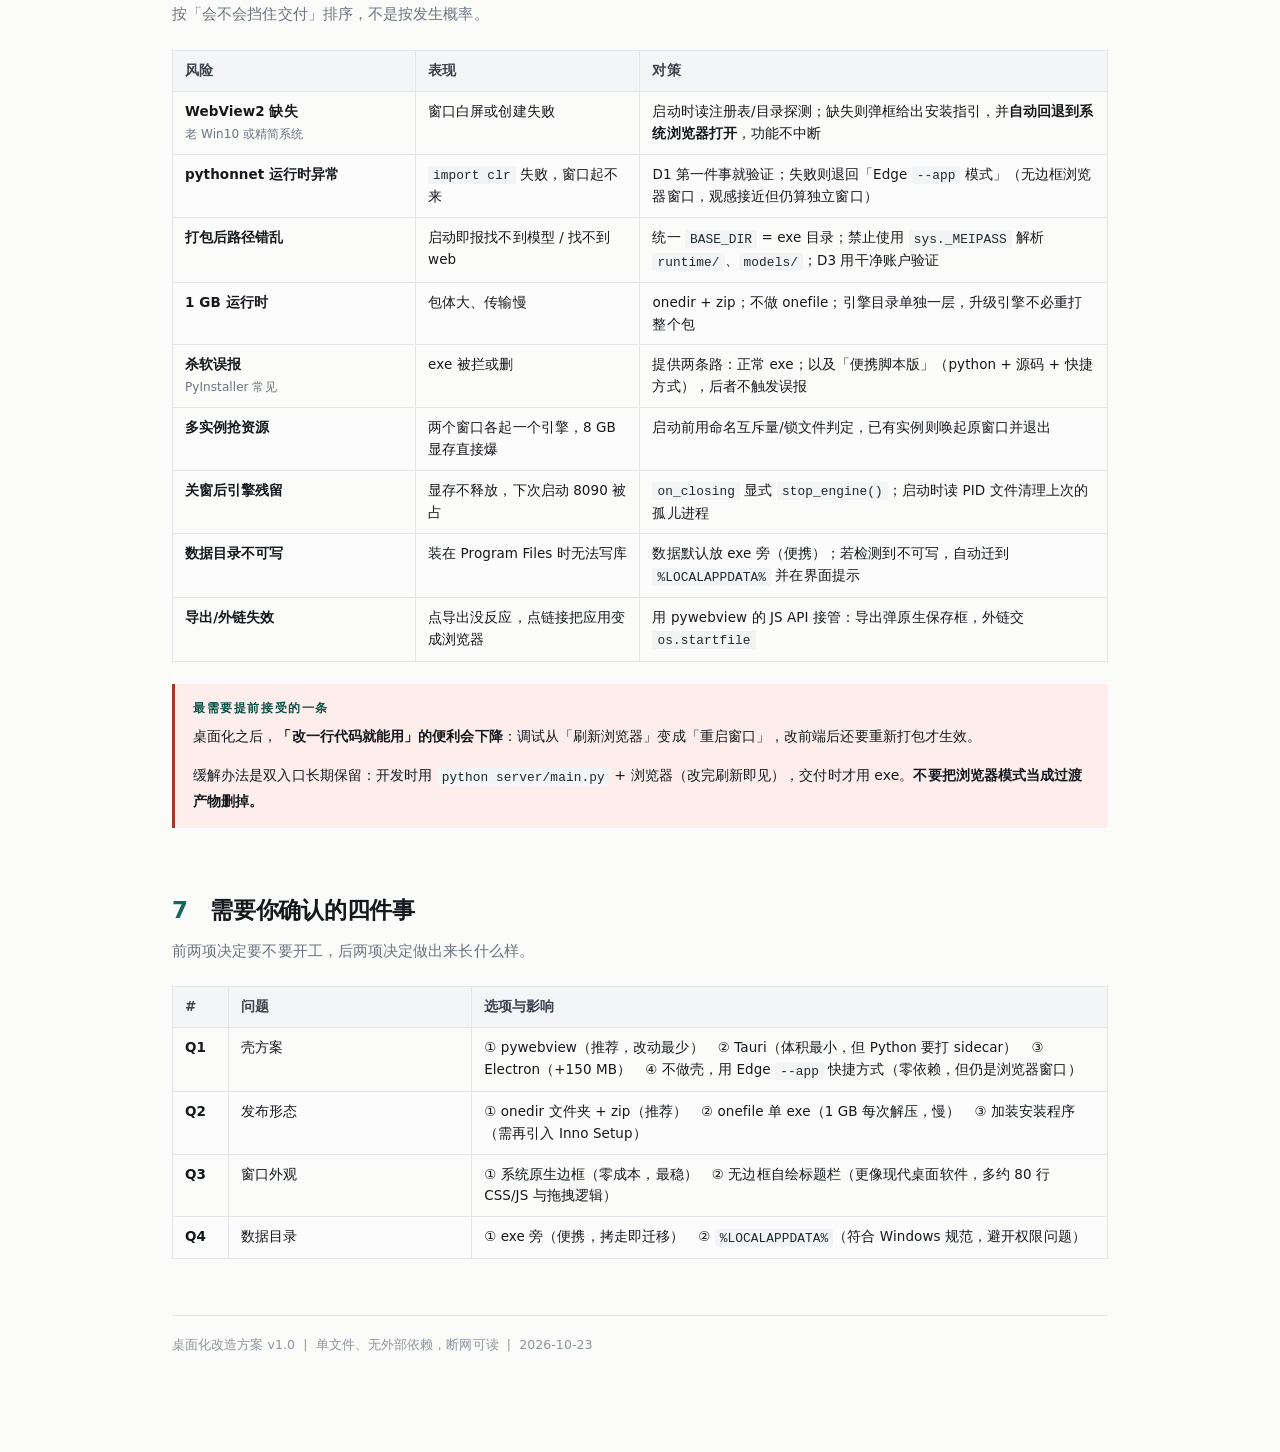
<file: 桌面化改造方案_v1.html>
<!DOCTYPE html>
<html lang="zh-CN">
<head>
<meta charset="utf-8">
<meta name="viewport" content="width=device-width, initial-scale=1">
<title>桌面化改造方案 · 从网页操控到桌面软件 v1.0</title>
<style>
:root{
  --ink:#15181d; --ink2:#3b424d; --muted:#6b7480; --faint:#8d95a0;
  --line:#e2e6ea; --line2:#eef1f3; --bg:#fbfbfa; --card:#ffffff;
  --accent:#0f6b5c; --accent2:#0a4f44; --asoft:#e9f3f0; --aline:#bcdcd3;
  --warn:#9a5b0b; --wsoft:#fdf4e5; --wline:#f0dcb8;
  --danger:#a8342a; --dsoft:#fdeeec; --dline:#f3cfca;
  --mono:"Cascadia Mono","JetBrains Mono",Consolas,"Courier New",monospace;
}
*{box-sizing:border-box}
body{margin:0;background:var(--bg);color:var(--ink);
  font-family:"Microsoft YaHei UI","Microsoft YaHei","PingFang SC","Noto Sans SC",system-ui,sans-serif;
  font-size:15px;line-height:1.78;letter-spacing:.005em}
.wrap{max-width:1000px;margin:0 auto;padding:56px 32px 96px}
p{margin:0 0 14px}
a{color:var(--accent);text-decoration:none;border-bottom:1px solid var(--aline)}
.hero{border-bottom:2px solid var(--ink);padding-bottom:26px;margin-bottom:34px}
.kicker{font-size:12px;letter-spacing:.22em;color:var(--accent);font-weight:600;margin-bottom:14px}
h1{font-size:34px;line-height:1.28;margin:0 0 16px;font-weight:700;letter-spacing:-.02em}
.sub{font-size:16px;color:var(--ink2);max-width:800px;margin-bottom:20px}
.chips{display:flex;flex-wrap:wrap;gap:8px}
.chip{font-size:12.5px;padding:4px 11px;border:1px solid var(--line);border-radius:999px;color:var(--ink2);background:var(--card)}
.chip b{font-weight:600;color:var(--ink)}
.toc{background:var(--card);border:1px solid var(--line);border-radius:6px;padding:22px 26px;margin-bottom:46px}
.toc h4{margin:0 0 14px;font-size:12px;letter-spacing:.18em;color:var(--muted);font-weight:600}
.toc ol{margin:0;padding-left:0;list-style:none;columns:2;column-gap:40px}
.toc li{margin-bottom:7px;font-size:14px;break-inside:avoid}
.toc li span{display:inline-block;width:26px;color:var(--faint);font-variant-numeric:tabular-nums;font-size:12.5px}
h2{font-size:23px;margin:54px 0 8px;font-weight:700;letter-spacing:-.01em;padding-top:8px}
h2 .n{display:inline-block;min-width:38px;color:var(--accent);font-variant-numeric:tabular-nums}
h2+.lead{color:var(--muted);font-size:14.5px;margin-bottom:22px}
h3{font-size:17px;margin:34px 0 10px;font-weight:600}
h4{font-size:14px;margin:20px 0 8px;font-weight:600;color:var(--ink2)}
table{width:100%;border-collapse:collapse;margin:14px 0 22px;font-size:13.5px;line-height:1.62}
th,td{border:1px solid var(--line);padding:9px 12px;text-align:left;vertical-align:top}
th{background:#f3f5f6;font-weight:600;color:var(--ink2);white-space:nowrap}
tbody tr:nth-child(even) td{background:#fcfcfc}
.tight td,.tight th{padding:7px 10px}
code{font-family:var(--mono);font-size:12.8px;background:#f2f4f5;padding:1.5px 5px;border-radius:3px;color:#1d2b2f}
pre{background:#f7f8f8;border:1px solid var(--line);border-radius:5px;padding:15px 17px;overflow-x:auto;font-size:12.5px;line-height:1.7;margin:14px 0 20px}
pre code{background:none;padding:0;font-size:inherit}
pre .c{color:#7c8792}
.note{border-left:3px solid var(--accent);background:var(--asoft);padding:14px 18px;margin:18px 0 22px;border-radius:0 4px 4px 0;font-size:14px}
.note.warn{border-left-color:var(--warn);background:var(--wsoft)}
.note.danger{border-left-color:var(--danger);background:var(--dsoft)}
.note p:last-child{margin-bottom:0}
.note .tag{display:block;font-size:11.5px;letter-spacing:.14em;font-weight:600;margin-bottom:6px;color:var(--accent2)}
.pos{background:var(--card);border:1px solid var(--line);border-left:4px solid var(--accent);border-radius:0 5px 5px 0;padding:20px 24px;margin:22px 0 28px}
.pos .big{font-size:19px;font-weight:700;line-height:1.5;margin:0 0 10px;letter-spacing:-.01em}
.pos .big em{font-style:normal;color:var(--accent)}
.pos p{margin:0;color:var(--ink2);font-size:14px}
.pill{display:inline-block;font-size:11px;font-weight:600;padding:1px 7px;border-radius:3px;vertical-align:1px;margin-right:6px}
.keep{background:#e6f2ee;color:#0a4f44}
.mod{background:#eef1f6;color:#3b4a63}
.new{background:#f4f1ea;color:#6b5a2e}
.drop{background:#fdeeec;color:#a8342a}
.flow{border:1px solid var(--line);border-radius:6px;background:var(--card);padding:18px 20px;margin:18px 0 24px}
.flow .row{display:flex;align-items:center;gap:10px;flex-wrap:wrap;font-size:13.5px}
.flow .box{border:1px solid var(--aline);background:var(--asoft);border-radius:5px;padding:7px 12px;color:var(--accent2);font-weight:600}
.flow .box.gray{border-color:var(--line);background:#f6f7f7;color:var(--ink2);font-weight:500}
.flow .arw{color:var(--faint)}
.flow .cap{font-size:12px;color:var(--muted);margin-top:10px}
footer{margin-top:56px;padding-top:18px;border-top:1px solid var(--line);font-size:12.5px;color:var(--faint)}
</style>
</head>
<body>
<div class="wrap">

<div class="hero">
  <div class="kicker">桌面化改造 · 总体方案</div>
  <h1>保留全部核心逻辑，<br>只换一层「壳」</h1>
  <p class="sub">后端、上下文引擎、模型适配器、前端界面一行不改地留用。要新增的只有一件事：一个本地窗口，把已有的 HTTP 服务装进去。</p>
  <div class="chips">
    <span class="chip"><b>推荐</b> pywebview + 系统 WebView2</span>
    <span class="chip"><b>代价</b> 引入 1 个运行时依赖</span>
    <span class="chip"><b>复用</b> 后端 100% / 前端 95%</span>
    <span class="chip"><b>D0 地基</b> 已完成并验证</span>
  </div>
</div>

<div class="toc">
  <h4>目录</h4>
  <ol>
    <li><span>1</span><a href="#s1">结论与环境事实核对</a></li>
    <li><span>2</span><a href="#s2">四条路线对比与取舍</a></li>
    <li><span>3</span><a href="#s3">目标架构：入口、承载、运行方式</a></li>
    <li><span>4</span><a href="#s4">模块级调整清单</a></li>
    <li><span>5</span><a href="#s5">实施步骤 D0–D4</a></li>
    <li><span>6</span><a href="#s6">风险与对策</a></li>
    <li><span>7</span><a href="#s7">需要你确认的四件事</a></li>
  </ol>
</div>

<h2 id="s1"><span class="n">1</span>结论与环境事实核对</h2>
<p class="lead">桌面化最容易踩的坑，是选了一个本机根本装不上的壳。所以先测，再定。</p>

<div class="pos">
  <p class="big">用 <em>pywebview</em> 当壳，把现有 HTTP 服务塞进同一个进程，窗口直接渲染现有的 <code>web/</code>。</p>
  <p>它不是另一套技术栈，而是一个「把系统 WebView2 包成 Python 窗口」的薄库：约 1 MB 代码，没有 Node、没有 Rust、没有构建步骤。核心的 <code>server/</code> 仍然零第三方依赖，随时可以退回浏览器模式。</p>
</div>

<table class="tight">
<thead><tr><th style="width:30%">核对项</th><th style="width:34%">实测结果</th><th>对方案的影响</th></tr></thead>
<tbody>
<tr><td>WebView2 运行时</td><td><b>已安装</b>，版本 156.0.4314.42（Win11 预装）</td><td>窗口能有 Chromium 内核，前端无需降级</td></tr>
<tr><td>Edge 浏览器</td><td>156.0.4314.42</td><td>可作为 WebView2 缺失时的回退方案</td></tr>
<tr><td>pywebview</td><td><b>6.2.1</b>，纯 Python 轮子可取</td><td>壳本身没有编译依赖</td></tr>
<tr><td>pythonnet（Windows 后端）</td><td><b>3.2.1</b>，含 <code>cp311.cp312.cp313</code> 轮子</td><td>Python 3.13 可以直接用，不需要降版本</td></tr>
<tr><td>PyInstaller</td><td><b>6.22.3</b>（win_amd64）</td><td>可打包成 exe</td></tr>
<tr><td>PyPI 可达性</td><td>pypi.org 直连不稳定；<b>阿里云镜像可用</b>；清华源缺 pywebview</td><td>安装与未来重装都走阿里云源</td></tr>
<tr><td>引擎运行时</td><td><code>runtime/llama</code> 1.0 GB，DLL 与 exe 同目录</td><td>决定打包只能 onedir，不能 onefile</td></tr>
</tbody>
</table>

<div class="note">
<span class="tag">诚实交代一个代价</span>
<p>现在的程序是<b>零第三方依赖</b>——只用 Python 标准库，连 venv 都不需要。桌面化必然打破这一条：至少要多一个 pywebview（连同 pythonnet 约 10 MB），构建期还要 PyInstaller。</p>
<p>所以方案里保留<b>双入口</b>：桌面壳坏了，<code>python server/main.py</code> 仍然能跑，浏览器照样用。核心的 <code>server/</code> 目录不引入任何第三方包，这条底线不破。</p>
</div>

<h2 id="s2"><span class="n">2</span>四条路线对比与取舍</h2>
<p class="lead">判断标准不是「谁更流行」，而是「在我们已有的东西上，谁需要重写得更少」。</p>

<table>
<thead><tr><th style="width:17%">路线</th><th style="width:20%">它是什么</th><th style="width:27%">能复用什么</th><th style="width:20%">要付什么代价</th><th>结论</th></tr></thead>
<tbody>
<tr>
  <td><b>pywebview</b><br><span style="color:var(--accent);font-size:12px">推荐</span></td>
  <td>Python 薄壳，调用系统 WebView2 开窗口</td>
  <td><b>后端 100%、前端 95%</b>；新增约 150 行启动代码</td>
  <td>1 个运行时依赖；打包需 PyInstaller；pythonnet 偶有版本兼容问题</td>
  <td><b style="color:var(--ok)">✅ 改得最少</b></td>
</tr>
<tr>
  <td>Tauri</td>
  <td>Rust 壳 + 系统 WebView2，前端仍是网页</td>
  <td>前端可复用；后端要作为 sidecar 打包</td>
  <td>装 Rust + Node 工具链；Python 后端要额外打一次包再被 Rust 调用，<b>变成两层打包</b></td>
  <td>△ 体积最小，但工程复杂度翻倍</td>
</tr>
<tr>
  <td>Electron</td>
  <td>自带 Chromium 的桌面运行时</td>
  <td>前端可复用；后端仍需 sidecar</td>
  <td>+150 MB 起；Node 工具链；同样两层打包</td>
  <td>❌ 与「依赖少」冲突</td>
</tr>
<tr>
  <td>原生 GUI<br><span style="font-size:12px;color:var(--muted)">PySide6 / tkinter</span></td>
  <td>用控件库重画界面</td>
  <td>只能复用后端</td>
  <td><b>现有 1000+ 行前端全部作废</b>，Markdown 渲染、流式追加、代码高亮都要重写</td>
  <td>❌ 投入产出比最差</td>
</tr>
</tbody>
</table>

<div class="note warn">
<span class="tag">为什么不选 Tauri（它确实更"现代"）</span>
<p>Tauri 的优秀建立在「前端是唯一产物」这个前提上。我们的重头戏是 Python 侧：模型适配器、进程托管、SQLite、上下文引擎。用 Tauri 就得把 Python 打成 sidecar，再被 Rust 拉起来——<b>原本一个进程能解决的事，变成两个打包产物、两套日志、两处崩溃</b>。</p>
<p>等哪天要发布给别人、需要自动更新和安装包时，再考虑 Tauri 也不迟。那时候换壳只影响 <code>app.py</code> 一个文件。</p>
</div>

<h2 id="s3"><span class="n">3</span>目标架构：入口、承载、运行方式</h2>

<h3>3.1 进程结构</h3>
<div class="flow">
  <div class="row">
    <span class="box">桌面主进程<br><span style="font-weight:400;font-size:12px">app.py</span></span>
    <span class="arw">→ 启动 →</span>
    <span class="box">HTTP 线程<br><span style="font-weight:400;font-size:12px">127.0.0.1:临时端口</span></span>
    <span class="arw">→ 拉起 →</span>
    <span class="box">llama-server 子进程<br><span style="font-weight:400;font-size:12px">127.0.0.1:8090</span></span>
  </div>
  <div class="row" style="margin-top:12px">
    <span class="box gray">WebView2 窗口<br><span style="font-size:12px">加载 web/ 静态页</span></span>
    <span class="arw">⇄ fetch / SSE ⇄</span>
    <span class="box gray">SQLite<br><span style="font-size:12px">data/app.db</span></span>
    <span class="arw">⇄ 流式读取 ⇄</span>
    <span class="box gray">GGUF<br><span style="font-size:12px">models/</span></span>
  </div>
  <p class="cap">窗口与 HTTP 服务在同一个进程里，只有引擎是子进程。关窗口即回收全部资源。</p>
</div>

<h3>3.2 三个必须明确的定义</h3>
<table>
<thead><tr><th style="width:16%">维度</th><th>定义</th></tr></thead>
<tbody>
<tr><td><b>入口方式</b></td><td>双击 <code>本地模型工作台.exe</code>。启动顺序：单实例检查 → 准备数据目录 → 后台线程起 HTTP（<b>端口交给系统分配</b>，不再固定 8787）→ 轮询 <code>/api/health</code> 就绪 → 开窗加载 <code>http://127.0.0.1:{实际端口}</code>。任一步失败弹原生对话框说明原因，而不是白屏。</td></tr>
<tr><td><b>界面承载</b></td><td>系统 WebView2（Chromium 内核）渲染<b>现有的 <code>web/</code></b>。不做前端重写，只改 3 处桌面适配：外链交给系统浏览器、导出改用原生保存对话框、可选的无边框标题栏拖拽。</td></tr>
<tr><td><b>本地运行方式</b></td><td>全部在本机：HTTP 只绑 <code>127.0.0.1</code>（回环，不触发防火墙提示）；模型与数据库都在本地磁盘；无遥测、无联网检查。窗口关闭 → 停 HTTP → 停引擎 → 进程退出，不残留。</td></tr>
</tbody>
</table>

<h3>3.3 端口为什么要改成动态分配</h3>
<p>网页版固定用 8787，是因为你要在浏览器地址栏里记住它。桌面版没有这个需求，反而有三个坏处：一是和网页版同时开会抢端口；二是端口被别的程序占用时启动失败；三是固定端口更容易被本机其它程序探测。</p>
<p>改法很小：<code>start_in_thread(port=0)</code> 让系统分配，窗口用返回的实际端口。网页版仍然读 <code>config.json</code> 的 <code>port</code>，行为不变。</p>

<h2 id="s4"><span class="n">4</span>模块级调整清单</h2>
<p class="lead">这是本次改造唯一需要逐项确认的部分。四个标签：复用 / 改造 / 新增 / 替换。</p>

<table>
<thead><tr><th style="width:26%">文件</th><th style="width:10%">处理</th><th>具体改动</th></tr></thead>
<tbody>
<tr><td><code>server/adapters/*</code><br><code>context.py</code> <code>models.py</code><br><code>snapshot.py</code> <code>store.py</code> <code>tokens.py</code></td><td><span class="pill keep">复用</span></td><td><b>一行不改。</b>它们与「谁显示界面」无关——这正是前面做适配器分层换来的红利</td></tr>
<tr><td><code>server/main.py</code></td><td><span class="pill mod">改造</span></td><td>已抽出 <code>create_server()</code> / <code>start_in_thread()</code> / <code>shutdown()</code>（D0 已完成）。命令行 <code>main()</code> 行为不变</td></tr>
<tr><td><code>server/config.py</code></td><td><span class="pill mod">改造</span></td><td>新增 <code>BASE_DIR</code> 判定：打包后取 <b>exe 所在目录</b>（不是 <code>sys._MEIPASS</code>），否则 <code>runtime/</code> 与 <code>models/</code> 会指向临时解压目录而找不到模型</td></tr>
<tr><td><code>web/index.html</code> <code>app.css</code></td><td><span class="pill keep">复用</span></td><td>仅当选择无边框窗口时加拖拽区与窗口按钮，否则零改动</td></tr>
<tr><td><code>web/app.js</code></td><td><span class="pill mod">改造</span></td><td>三处：① <code>target=_blank</code> 的链接改调 <code>open_external(url)</code>；② 「导出」由 <code>window.open</code> 改为 <code>save_export(session_id)</code> 走原生保存框；③ 启动时向壳查询窗口模式（可选）</td></tr>
<tr><td><code>app.py</code><br><span style="font-size:12px;color:var(--muted)">新增，约 150 行</span></td><td><span class="pill new">新增</span></td><td>桌面入口：单实例锁、数据目录准备、HTTP 线程、等就绪、开窗、注册 JS API、<code>on_closing</code> 回收</td></tr>
<tr><td><code>desktop/spec</code> <code>icon.ico</code></td><td><span class="pill new">新增</span></td><td>PyInstaller 配置（含 <code>web/</code>、<code>runtime/</code> 的 datas）与图标</td></tr>
<tr><td><code>启动.bat</code></td><td><span class="pill drop">替换</span></td><td>由 exe 取代；保留一份 <code>浏览器模式.bat</code> 作为回退入口</td></tr>
<tr><td><code>scripts/doctor.py</code></td><td><span class="pill mod">改造</span></td><td>增加三项检查：WebView2 是否存在、单实例锁状态、打包后的路径解析是否正确</td></tr>
<tr><td><code>requirements.txt</code></td><td><span class="pill mod">改造</span></td><td>从「零依赖」改为两条：运行时 <code>pywebview</code>，构建期 <code>pyinstaller</code></td></tr>
</tbody>
</table>

<div class="note">
<span class="tag">一句话总结改动面</span>
<p><b>核心逻辑零改动，界面三处适配，新增一个入口文件。</b>真正的工作量在打包与边界处理（单实例、关窗回收、路径），不在功能重写。</p>
</div>

<h2 id="s5"><span class="n">5</span>实施步骤 D0–D4</h2>
<p class="lead">每一阶段结束时都必须有一个「看得见、能验收」的东西。</p>

<table>
<thead><tr><th style="width:8%">阶段</th><th style="width:34%">动作</th><th>可验证产出</th></tr></thead>
<tbody>
<tr>
  <td><b>D0</b><br><span style="font-size:11px;color:var(--ok);font-weight:600">已完成</span></td>
  <td>服务改为可嵌入：<code>create_server()</code> / <code>start_in_thread()</code> / <code>shutdown()</code>；命令行入口行为不变</td>
  <td>进程内启动 → 返回实际端口 25126 → <code>/api/health</code> 200 → 关闭后端口释放。<b>已实测通过</b></td>
</tr>
<tr>
  <td><b>D1</b></td>
  <td>装 pywebview（阿里云源）；写 <code>app.py</code>：单实例 → 起线程 → 等就绪 → 开窗 → 关窗回收</td>
  <td>双击能出窗口；窗口里能完成一次真实对话；关窗后 <code>nvidia-smi</code> 显存回落、8090 端口释放</td>
</tr>
<tr>
  <td><b>D2</b></td>
  <td>桌面细节：外部链接交系统浏览器、导出走原生保存框、窗口大小/位置记忆、第二个实例唤起已有窗口、启动失败弹原生错误框</td>
  <td>逐项手测清单全部通过；导出文件能选择路径并落盘</td>
</tr>
<tr>
  <td><b>D3</b></td>
  <td>PyInstaller <b>onedir</b> 打包；<code>BASE_DIR</code> 改为 exe 目录；图标与版本信息</td>
  <td>在另一个 Windows 用户账户下解压即用（不依赖本机 Python 环境）</td>
</tr>
<tr>
  <td><b>D4</b></td>
  <td>收尾：<code>doctor.py</code> 增加桌面检查；<code>浏览器模式.bat</code> 保留；README 两套启动方式并列</td>
  <td>换机器后 <code>自检.exe</code> 能指出「WebView2 缺失」这类问题并给修复动作</td>
</tr>
</tbody>
</table>

<h3>打包形态的硬约束</h3>
<p>引擎运行时是 <b>1.0 GB</b>（<code>llama-server.exe</code> + 20 多个 DLL + CUDA 库）。这直接排除 <code>onefile</code>：单文件模式每次启动都要把这 1 GB 解压到临时目录，冷启动会从 3 秒变成几十秒，还会在 <code>%TEMP%</code> 留下副本。</p>
<p>所以发布形态是 <b>onedir 文件夹</b>：一个目录、一个 exe、旁边是 <code>runtime/</code> <code>web/</code> <code>models/</code>。压缩后约 400 MB（引擎 DLL 压缩率高），解压即用，不需要安装程序。</p>

<h2 id="s6"><span class="n">6</span>风险与对策</h2>
<p class="lead">按「会不会挡住交付」排序，不是按发生概率。</p>

<table>
<thead><tr><th style="width:26%">风险</th><th style="width:24%">表现</th><th>对策</th></tr></thead>
<tbody>
<tr><td><b>WebView2 缺失</b><br><span style="font-size:12px;color:var(--muted)">老 Win10 或精简系统</span></td><td>窗口白屏或创建失败</td><td>启动时读注册表/目录探测；缺失则弹框给出安装指引，并<b>自动回退到系统浏览器打开</b>，功能不中断</td></tr>
<tr><td><b>pythonnet 运行时异常</b></td><td><code>import clr</code> 失败，窗口起不来</td><td>D1 第一件事就验证；失败则退回「Edge <code>--app</code> 模式」（无边框浏览器窗口，观感接近但仍算独立窗口）</td></tr>
<tr><td><b>打包后路径错乱</b></td><td>启动即报找不到模型 / 找不到 web</td><td>统一 <code>BASE_DIR</code> = exe 目录；禁止使用 <code>sys._MEIPASS</code> 解析 <code>runtime/</code>、<code>models/</code>；D3 用干净账户验证</td></tr>
<tr><td><b>1 GB 运行时</b></td><td>包体大、传输慢</td><td>onedir + zip；不做 onefile；引擎目录单独一层，升级引擎不必重打整个包</td></tr>
<tr><td><b>杀软误报</b><br><span style="font-size:12px;color:var(--muted)">PyInstaller 常见</span></td><td>exe 被拦或删</td><td>提供两条路：正常 exe；以及「便携脚本版」（python + 源码 + 快捷方式），后者不触发误报</td></tr>
<tr><td><b>多实例抢资源</b></td><td>两个窗口各起一个引擎，8 GB 显存直接爆</td><td>启动前用命名互斥量/锁文件判定，已有实例则唤起原窗口并退出</td></tr>
<tr><td><b>关窗后引擎残留</b></td><td>显存不释放，下次启动 8090 被占</td><td><code>on_closing</code> 显式 <code>stop_engine()</code>；启动时读 PID 文件清理上次的孤儿进程</td></tr>
<tr><td><b>数据目录不可写</b></td><td>装在 Program Files 时无法写库</td><td>数据默认放 exe 旁（便携）；若检测到不可写，自动迁到 <code>%LOCALAPPDATA%</code> 并在界面提示</td></tr>
<tr><td><b>导出/外链失效</b></td><td>点导出没反应，点链接把应用变成浏览器</td><td>用 pywebview 的 JS API 接管：导出弹原生保存框，外链交 <code>os.startfile</code></td></tr>
</tbody>
</table>

<div class="note danger">
<span class="tag">最需要提前接受的一条</span>
<p>桌面化之后，<b>「改一行代码就能用」的便利会下降</b>：调试从「刷新浏览器」变成「重启窗口」，改前端后还要重新打包才生效。</p>
<p>缓解办法是双入口长期保留：开发时用 <code>python server/main.py</code> + 浏览器（改完刷新即见），交付时才用 exe。<b>不要把浏览器模式当成过渡产物删掉。</b></p>
</div>

<h2 id="s7"><span class="n">7</span>需要你确认的四件事</h2>
<p class="lead">前两项决定要不要开工，后两项决定做出来长什么样。</p>

<table>
<thead><tr><th style="width:6%">#</th><th style="width:26%">问题</th><th>选项与影响</th></tr></thead>
<tbody>
<tr><td><b>Q1</b></td><td>壳方案</td><td>① pywebview（推荐，改动最少）　② Tauri（体积最小，但 Python 要打 sidecar）　③ Electron（+150 MB）　④ 不做壳，用 Edge <code>--app</code> 快捷方式（零依赖，但仍是浏览器窗口）</td></tr>
<tr><td><b>Q2</b></td><td>发布形态</td><td>① onedir 文件夹 + zip（推荐）　② onefile 单 exe（1 GB 每次解压，慢）　③ 加装安装程序（需再引入 Inno Setup）</td></tr>
<tr><td><b>Q3</b></td><td>窗口外观</td><td>① 系统原生边框（零成本，最稳）　② 无边框自绘标题栏（更像现代桌面软件，多约 80 行 CSS/JS 与拖拽逻辑）</td></tr>
<tr><td><b>Q4</b></td><td>数据目录</td><td>① exe 旁（便携，拷走即迁移）　② <code>%LOCALAPPDATA%</code>（符合 Windows 规范，避开权限问题）</td></tr>
</tbody>
</table>

<footer>
桌面化改造方案 v1.0 &nbsp;|&nbsp; 单文件、无外部依赖，断网可读 &nbsp;|&nbsp; 2026-10-23
</footer>

</div>
</body>
</html>
</file>
